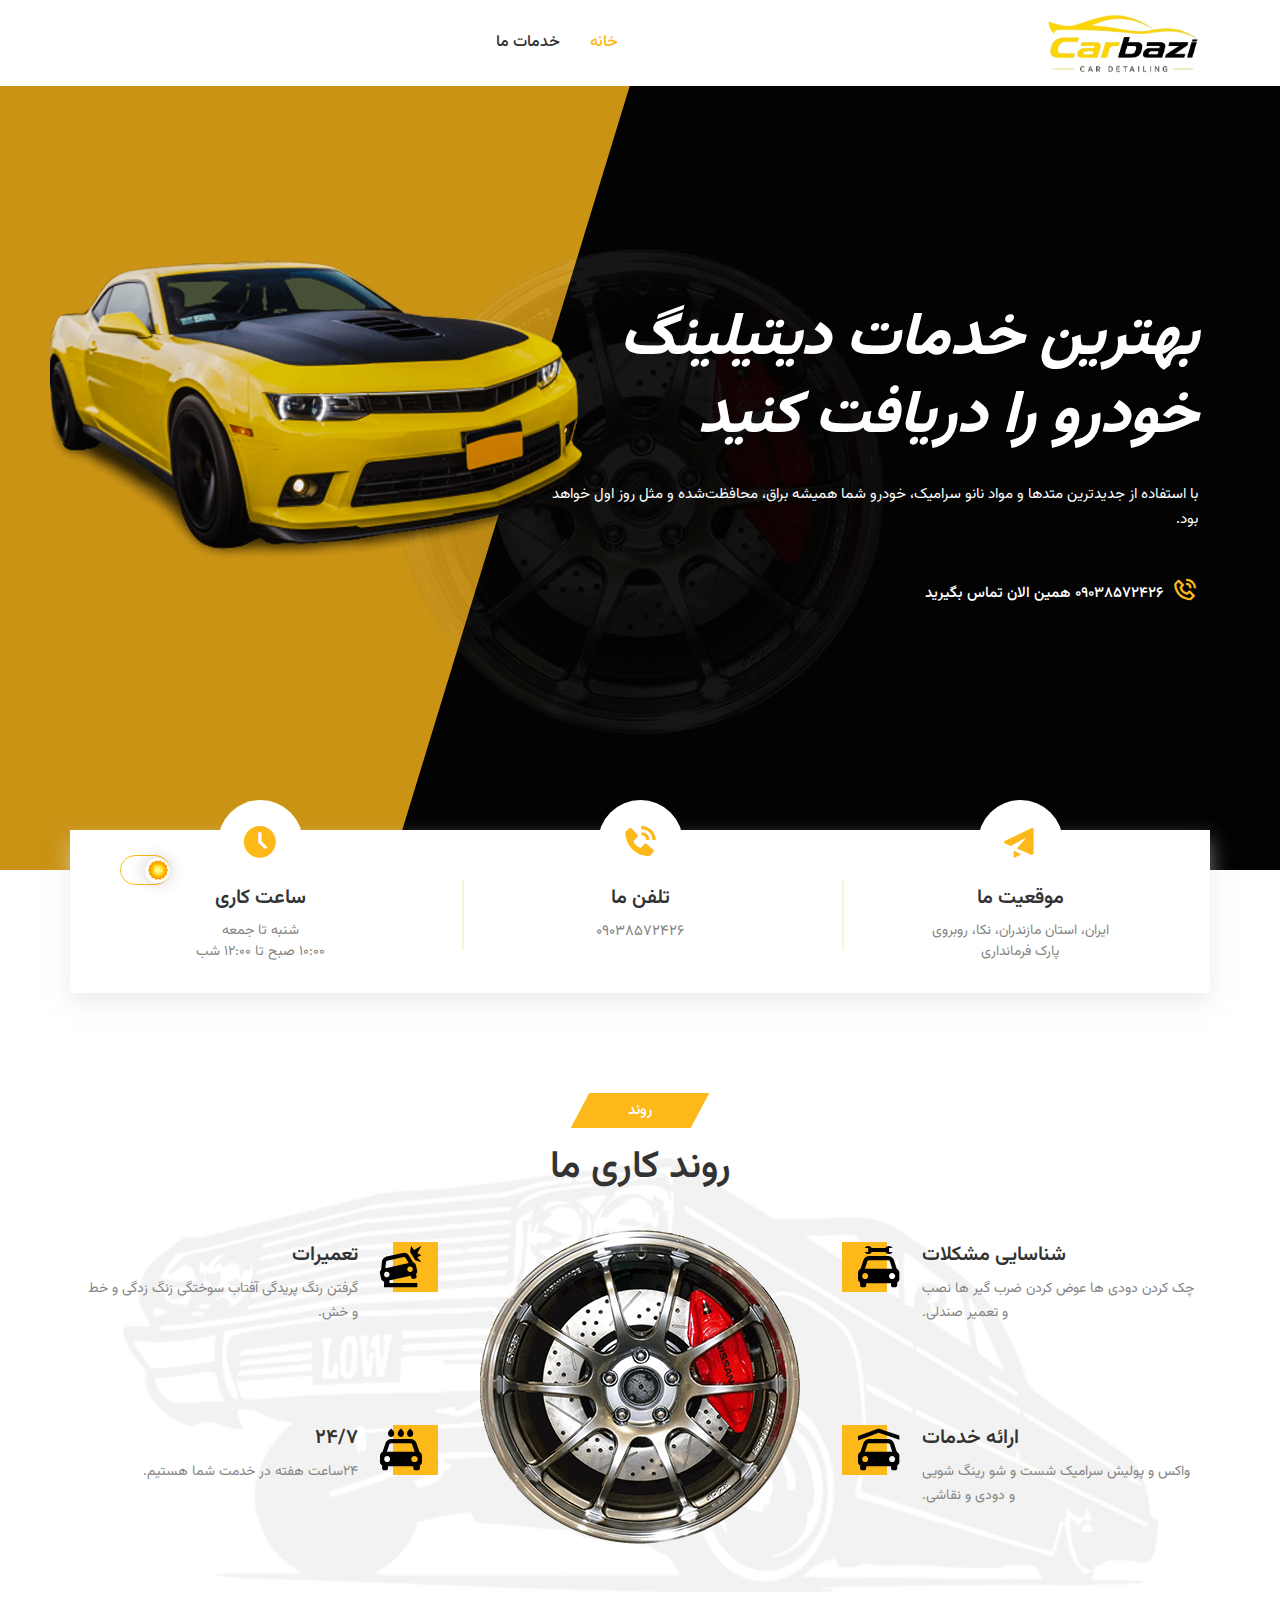
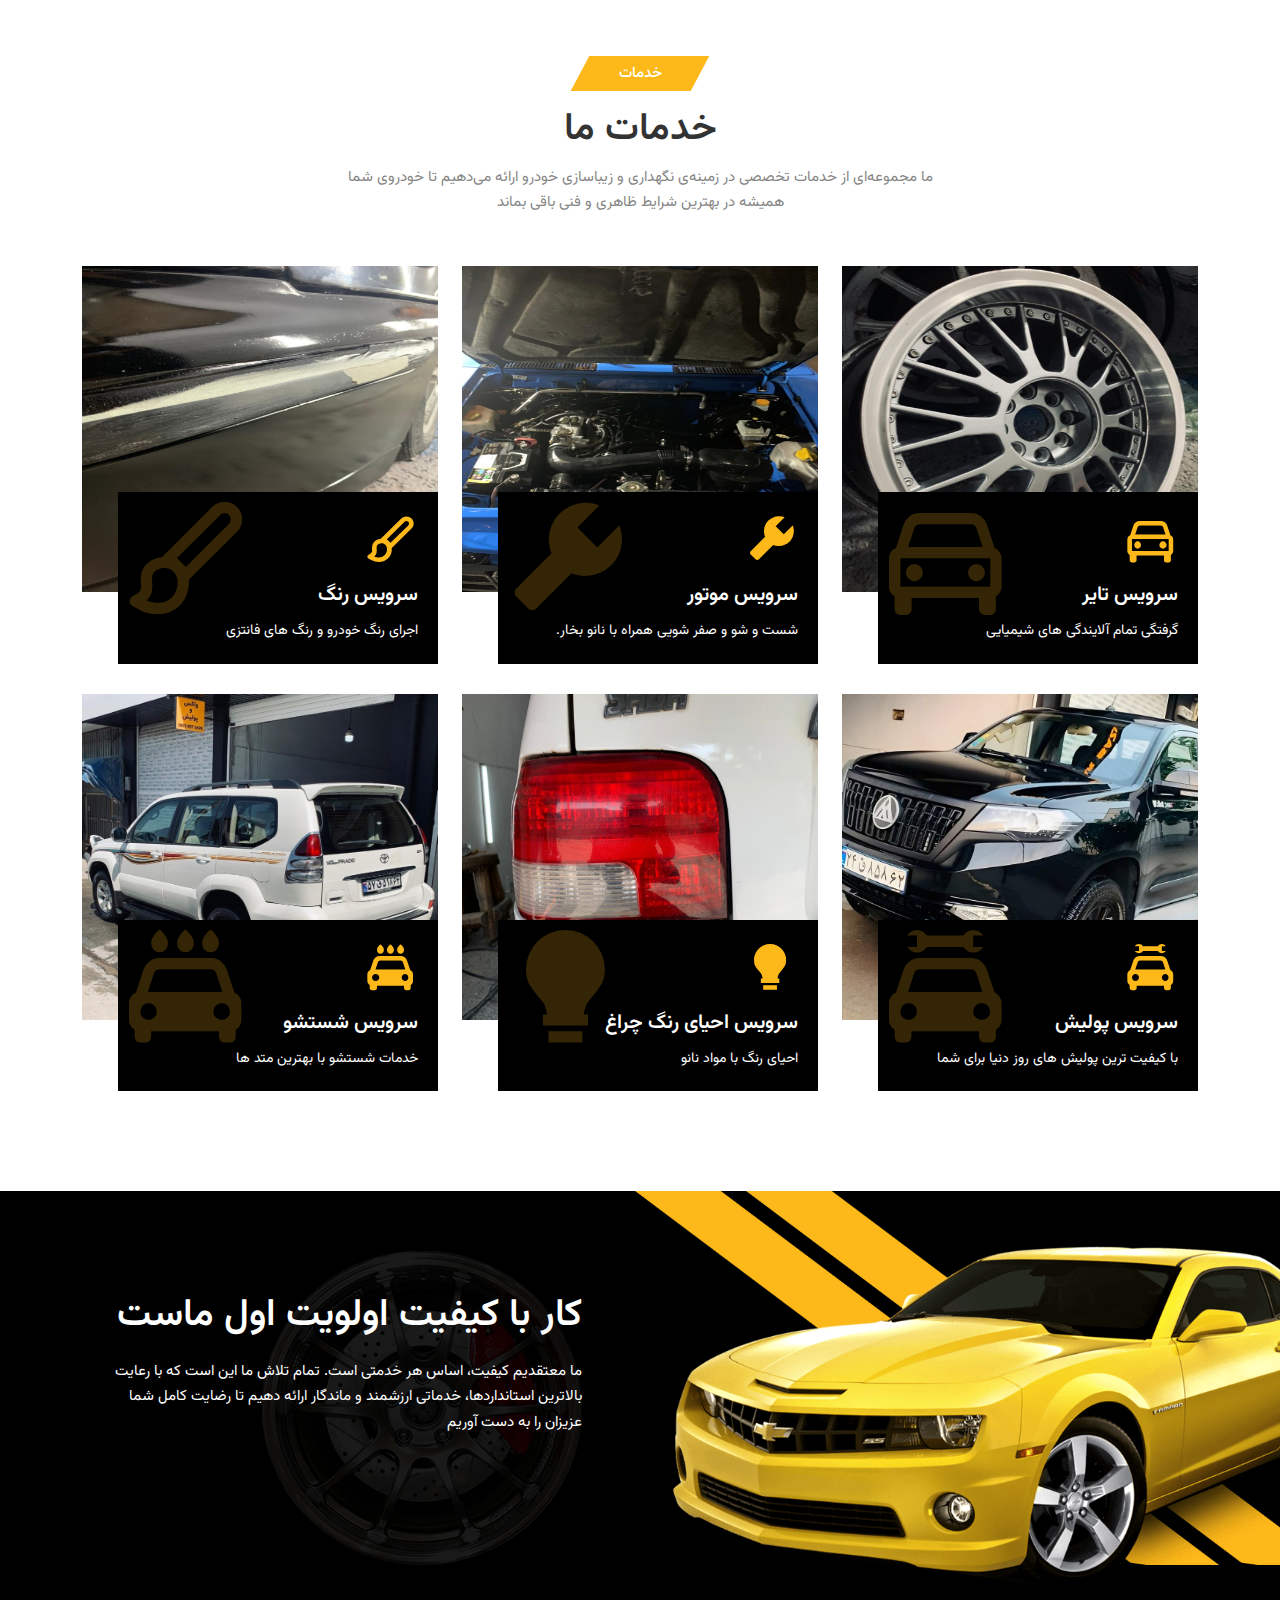
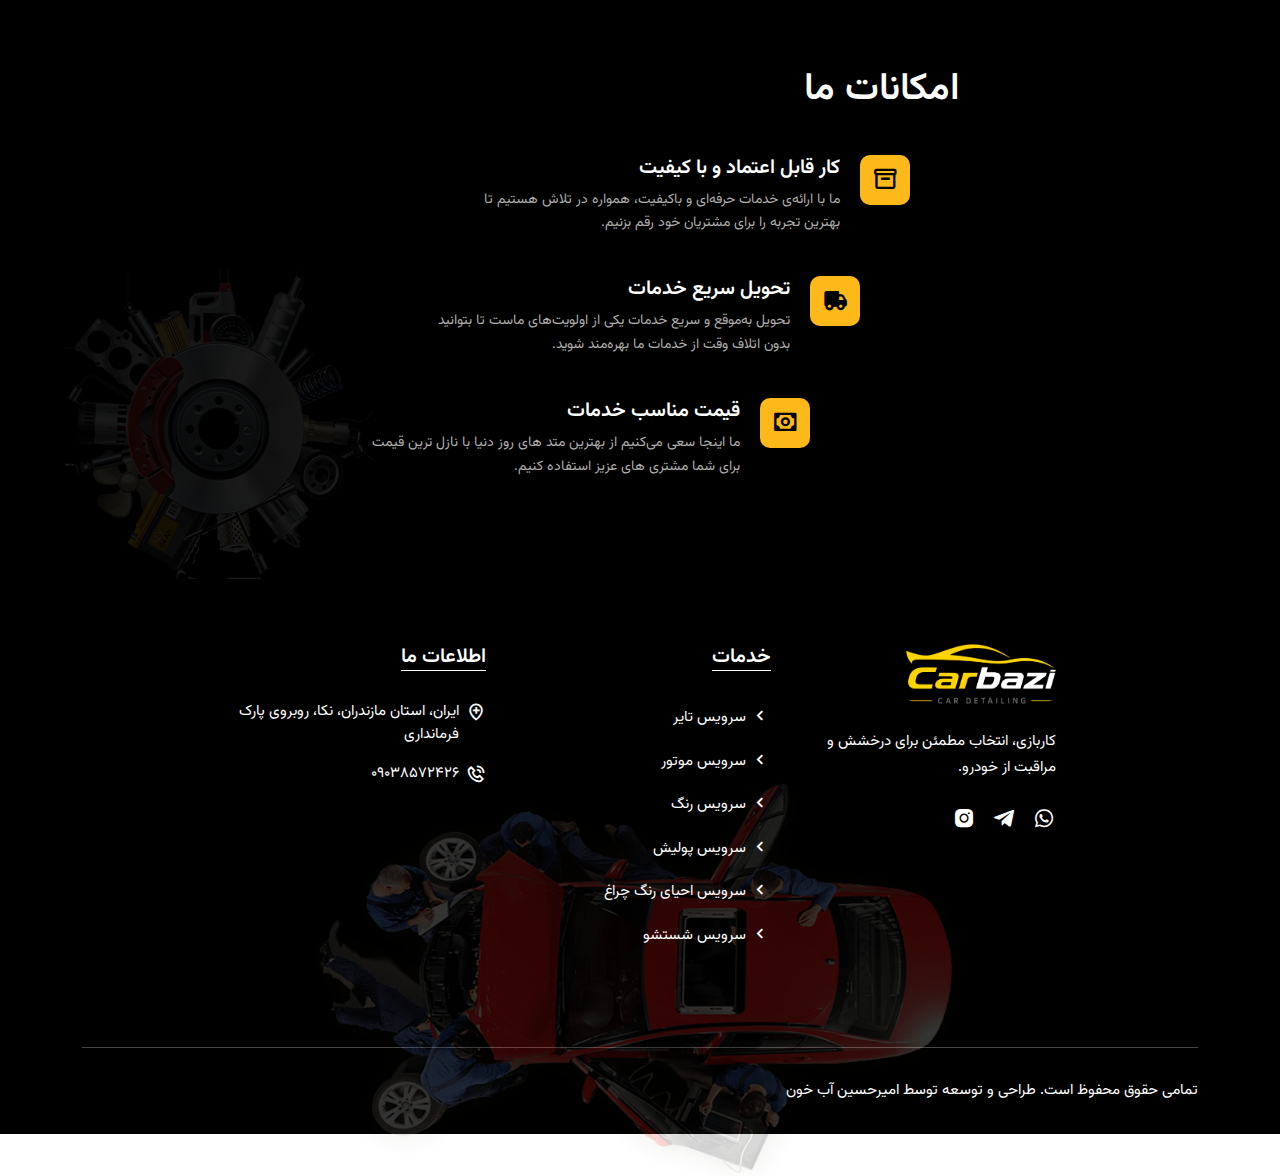
<file: index.html>
﻿<!DOCTYPE html>
<html lang="fa" dir="rtl">

<head>
    <meta charset="UTF-8">
    <meta name="viewport" content="width=device-width, initial-scale=1.0">
    <meta name="keywords"
        content="دیتیلینگ خودرو, پولیش خودرو, شستشوی تخصصی خودرو, سرامیک بدنه, کاربازی">
    <meta name="description" content="Carbazi ارائه‌دهنده خدمات حرفه‌ای دیتیلینگ خودرو شامل پولیش، احیای رنگ بدنه و چراغ، شستشوی تخصصی، سرامیک بدنه و موتور شویی. کیفیت و درخشش دوباره خودرویتان با ما.">
    <meta name="author" content="Amir Hossein Abkhoun">
    <meta name="robots" content="index, follow">


    <link rel="stylesheet" href="assets/css/bootstrap.rtl.min.css">

    <link rel="stylesheet" href="assets/css/meanmenu.css">

    <link rel="stylesheet" href="assets/css/boxicons.min.css">

    <link rel="stylesheet" href="assets/css/owl.carousel.min.css">
    <link rel="stylesheet" href="assets/css/owl.theme.default.min.css">

    <link rel="stylesheet" href="assets/css/magnific-popup.min.css">

    <link rel="stylesheet" href="assets/css/animate.min.css">

    <link rel="stylesheet" href="assets/css/style.css">

    <link rel="stylesheet" href="assets/css/responsive.css">

    <link rel="stylesheet" href="assets/css/theme-dark.css">

    <link rel="stylesheet" href="assets/css/rtl.css">
    <title>دیتیلینگ خودرو | پولیش، احیای رنگ، شستشو و سرویس کامل خودرو | Carbazi , پوسته شرکتی سرویس و تعمیر خودرو</title>
    <link rel="canonical" href="https://carbazi.ir/">
    <script src="assets/js/json.js"></script>
    <script src="assets/js/generator.js"></script>
</head>

<body>

    <div class="loader">
        <div class="d-table">
            <div class="d-table-cell">
                <div class="spinner">
                    <div class="bounce1"></div>
                    <div class="bounce2"></div>
                    <div class="bounce3"></div>
                </div>
            </div>
        </div>
    </div>


    <div class="navbar-area fixed-top">

        <div class="mobile-nav">
            <a href="index.html" class="logo">
                <img src="assets/img/javid/logo.png" alt="Logo">
            </a>
        </div>

        <div class="main-nav">
            <div class="container">
                <nav class="navbar navbar-expand-md navbar-light">
                    <a class="navbar-brand" href="index.html">
                        <img src="assets/img/javid/logo.png" class="logo-one" alt="Logo">
                        <img src="assets/img/javid/logo2.png" class="logo-two" alt="Logo">
                    </a>
                    <div class="collapse navbar-collapse mean-menu" id="navbarSupportedContent">
                        <ul class="navbar-nav ml-auto">
                            <li class="nav-item">
                                <a href="#" class="nav-link active">خانه</a>
                            </li>
                            <!-- <li class="nav-item">
                                <a href="about.html" class="nav-link">درباره ما</a>
                            </li> -->
                            <li class="nav-item">
                                <a href="service.html" class="nav-link">خدمات ما</a>
                                <!-- <ul class="dropdown-menu">
                                    <li class="nav-item">
                                        <a href="service.html" class="nav-link">خدمات ما</a>
                                    </li>
                                    <li class="nav-item">
                                        <a href="service-details.html" class="nav-link">جزئیات خدمات</a>
                                    </li>
                                </ul>
                            </li>
                            <li class="nav-item">
                                <a href="pricing.html" class="nav-link">قیمت گذاری</a>
                            </li>
                            <li class="nav-item">
                                <a href="blog.html" class="nav-link">وبلاگ</a>
                                <ul class="dropdown-menu">
                                    <li class="nav-item">
                                        <a href="blog.html" class="nav-link">وبلاگ</a>
                                    </li>
                                    <li class="nav-item">
                                        <a href="blog-details.html" class="nav-link">جزئیات وبلاگ</a>
                                    </li>
                                </ul>
                            </li>

                            <li class="nav-item">
                                <a href="#" class="nav-link dropdown-toggle">صفحات</a>
                                <ul class="dropdown-menu">
                                    <li class="nav-item">
                                        <a href="shop.html" class="nav-link">فروشگاه</a>
                                    </li>
                                    <li class="nav-item">
                                        <a href="shop-details.html" class="nav-link">جزئیات فروشگاه</a>
                                    </li>
                                    <li class="nav-item">
                                        <a href="cart.html" class="nav-link">سبد خرید</a>
                                    </li>
                                    <li class="nav-item">
                                        <a href="checkout.html" class="nav-link">بررسی محصول</a>
                                    </li>
                                    <li class="nav-item">
                                        <a href="sign-up.html" class="nav-link">ثبت نام</a>
                                    </li>
                                    <li class="nav-item">
                                        <a href="sign-in.html" class="nav-link">ورود کاربران</a>
                                    </li>
                                    <li class="nav-item">
                                        <a href="engineer.html" class="nav-link">تیم ما</a>
                                    </li>
                                    <li class="nav-item">
                                        <a href="testimonial.html" class="nav-link">بازخورد مشتریان</a>
                                    </li>
                                    <li class="nav-item">
                                        <a href="faq.html" class="nav-link">سوالات متداول</a>
                                    </li>
                                    <li class="nav-item">
                                        <a href="coming-soon.html" class="nav-link">به زودی</a>
                                    </li>
                                    <li class="nav-item">
                                        <a href="privacy-policy.html" class="nav-link">حریم خصوصی</a>
                                    </li>
                                    <li class="nav-item">
                                        <a href="terms-and-conditions.html" class="nav-link">شرایط و ضوابط</a>
                                    </li>
                                </ul>
                            </li> -->

                            <!-- <li class="nav-item">
                                <a href="contact.html" class="nav-link">تماس با ما</a>
                            </li> -->
                        </ul>
                    </div>

                    <!-- <div class="cmn-btn">
                        <a class="banner-btn-left" href="sign-in.html">
                            <i class="bx bxs-user-plus"></i>
                            ورود کاربران
                        </a>
                    </div> -->

                </nav>
            </div>
        </div>
    </div>


    <div class="banner-area">
        <div class="banner-img">
            <img src="assets/img/home-one/banner-tyre.png" alt="Banner">
            <img class="wow fadeInRightBig" src="assets/img/home-one/banner-car.png" alt="Banner">
        </div>
        <div class="d-table">
            <div class="d-table-cell">
                <div class="container">
                    <div class="banner-text">
                        <h1>بهترین خدمات دیتیلینگ خودرو را دریافت کنید</h1>
                        <p>با استفاده از جدیدترین متدها و مواد نانو سرامیک، خودرو شما همیشه براق، محافظت‌شده و مثل روز اول خواهد بود.</p>
                        <div class="cmn-btn">
                            <!-- <a class="banner-btn-left" href="service-details.html">
                                <i class="bx bx-meteor"></i>
                                خدمات بیشتر
                            </a> -->
                            <a class="banner-btn-right" href="tel:09038572426">
                                <i class="bx bx-phone-call"></i>
                                09038572426 همین الان تماس بگیرید
                            </a>
                        </div>
                    </div>
                </div>
            </div>
        </div>
    </div>


    <div class="address-area">
        <div class="container">
            <div class="row justify-content-center">
                <div class="col-sm-6 col-lg-4">
                    <div class="address-item">
                        <i class="bx bxs-paper-plane"></i>
                        <h3>موقعیت ما</h3>
                        <span>ایران، استان مازندران، نکا، روبروی پارک فرمانداری</span>
                    </div>
                </div>
                <div class="col-sm-6 col-lg-4">
                    <div class="address-item">
                        <i class="bx bxs-phone-call"></i>
                        <h3>تلفن ما</h3>
                        <a href="tel:09038572426">09038572426</a>
                        <!-- <a href="tel:+0525543452892">+05 2554 3452 892</a> -->
                    </div>
                </div>
                <div class="col-sm-6   col-lg-4">
                    <div class="address-item address-one">
                        <i class="bx bxs-time-five"></i>
                        <h3>ساعت کاری</h3>
                        <span>شنبه تا جمعه</span>
                        <span>10:00 صبح تا 12:00 شب</span>
                    </div>
                </div>
            </div>
        </div>
    </div>


    <section class="process-area pt-100 pb-70">
        <div class="process-shape">
            <img src="assets/img/home-one/car-shadow.png" alt="Shape">
        </div>
        <div class="section-title">
            <span class="sub-title">روند</span>
            <h2>روند کاری ما</h2>
        </div>
        <div class="container">
            <div class="row justify-content-center">
                <div class="col-lg-4">
                    <div class="process-item">
                        <div class="process-inner process-one">
                            <i class="bx bxs-car-mechanic"></i>
                            <h3>شناسایی مشکلات</h3>
                            <p>چک کردن دودی ها عوض کردن ضرب گیر ها نصب و تعمیر صندلی.</p>
                        </div>
                        <div class="process-inner">
                            <i class="bx bxs-car-garage"></i>
                            <h3>ارائه خدمات</h3>
                            <p>واکس و پولیش سرامیک شست و شو رینگ شویی و دودی و نقاشی.</p>
                        </div>
                    </div>
                </div>
                <div class="col-lg-4">
                    <div class="process-item">
                        <div class="process-img">
                            <img src="assets/img/home-one/tyre.png" alt="Process">
                        </div>
                    </div>
                </div>
                <div class="col-lg-4">
                    <div class="process-item">
                        <div class="process-inner process-two">
                            <i class="bx bxs-car-crash"></i>
                            <h3>تعمیرات</h3>
                            <p>گرفتن رنگ پریدگی آفتاب سوختگی زنگ زدگی و خط و خش.</p>
                        </div>
                        <div class="process-inner process-three">
                            <i class="bx bxs-car-wash"></i>
                            <h3>24/7</h3>
                            <p>۲۴ساعت هفته در خدمت شما هستیم.</p>
                        </div>
                    </div>
                </div>
            </div>
        </div>
    </section>


    <section class="pb-70">
        <div class="container">
            <div class="section-title">
                <span class="sub-title">خدمات</span>
                <h2>خدمات ما</h2>
                <p>ما مجموعه‌ای از خدمات تخصصی در زمینه‌ی نگهداری و زیباسازی خودرو ارائه می‌دهیم تا خودروی شما همیشه در بهترین شرایط ظاهری و فنی باقی بماند</p>
            </div>
            <div id="services-container" class="row justify-content-center">
                <script>servicesPostGenerator();</script>
                <!-- <div class="col-sm-6 col-lg-4">
                    <a href="service-details.html">
                        <div class="service-item">
                            <div class="service-img">
                                <img src="assets/img/javid/tier.jpg" alt="Service">
                            </div>
                            <div class="service-content">
                                <i class="bx bx-car"></i>
                                <i class="bx bx-car service-icon"></i>
                                <h3>سرویس تایر</h3>
                                <p>لورم ایپسوم به سادگی ساختار چاپ و متن را در بر می گیرد. استاندارد صنعت بوده است. </p>
                            </div>
                        </div>
                    </a>
                </div>
                <div class="col-sm-6 col-lg-4">
                    <a href="service-details.html">
                        <div class="service-item">
                            <div class="service-img">
                                <img src="assets/img/javid/motor.jpg" alt="Service">
                            </div>
                            <div class="service-content">
                                <i class="bx bxs-wrench"></i>
                                <i class="bx bxs-wrench service-icon"></i>
                                <h3>سرویس موتور</h3>
                                <p>شست و شو و صفر شویی همراه با نانو بخار. </p>
                            </div>
                        </div>
                    </a>
                </div>
                <div class="col-sm-6 col-lg-4">
                    <a href="service-details.html">
                        <div class="service-item">
                            <div class="service-img">
                                <img src="assets/img/javid/color.jpg" alt="Service">
                            </div>
                            <div class="service-content">
                                <i class="bx bxs-car-garage"></i>
                                <i class="bx bxs-car-garage service-icon"></i>
                                <h3>سرویس رنگ</h3>
                                <p>اجرای رنگ خودرو و رنگ های فانتزی. </p>
                            </div>
                        </div>
                    </a>
                </div>
                <div class="col-sm-6 col-lg-4">
                    <a href="service-details.html">
                        <div class="service-item">
                            <div class="service-img">
                                <img src="assets/img/home-one/service/4.jpg" alt="Service">
                            </div>
                            <div class="service-content">
                                <i class="bx bxs-car-mechanic"></i>
                                <i class="bx bxs-car-mechanic service-icon"></i>
                                <h3>سرویس موتور</h3>
                                <p>لورم ایپسوم به سادگی ساختار چاپ و متن را در بر می گیرد. استاندارد صنعت بوده است. </p>
                            </div>
                        </div>
                    </a>
                </div>
                <div class="col-sm-6 col-lg-4">
                    <a href="service-details.html">
                        <div class="service-item">
                            <div class="service-img">
                                <img src="assets/img/home-one/service/5.jpg" alt="Service">
                            </div>
                            <div class="service-content">
                                <i class="bx bxs-car-crash"></i>
                                <i class="bx bxs-car-crash service-icon"></i>
                                <h3>سرویس سیستم</h3>
                                <p>لورم ایپسوم به سادگی ساختار چاپ و متن را در بر می گیرد. استاندارد صنعت بوده است. </p>
                            </div>
                        </div>
                    </a>
                </div>
                <div class="col-sm-6 col-lg-4">
                    <a href="service-details.html">
                        <div class="service-item">
                            <div class="service-img">
                                <img src="assets/img/javid/wash.jpg" alt="Service">
                            </div>
                            <div class="service-content">
                                <i class="bx bxs-car-wash"></i>
                                <i class="bx bxs-car-wash service-icon"></i>
                                <h3>سرویس شستشو</h3>
                                <p>خدمات شستشو با بهترین متد ها. </p>
                            </div>
                        </div>
                    </a>
                </div> -->

            </div>
        </div>
    </section>


    <section class="quality-area">
        <div class="quality-img">
            <img src="assets/img/home-one/quality-shape.png" alt="Quality">
            <img src="assets/img/home-one/quality-shape.png" alt="Quality">
            <img src="assets/img/home-one/quality-car.png" alt="Quality">
        </div>
        <div class="container">
            <div class="quality-content">
                <div class="section-title">
                    <h2>کار با کیفیت اولویت اول ماست </h2>
                    <p>ما معتقدیم کیفیت، اساس هر خدمتی است.
                        تمام تلاش ما این است که با رعایت بالاترین استانداردها، خدماتی ارزشمند و ماندگار ارائه دهیم تا رضایت کامل شما عزیزان را به دست آوریم</p>
                </div>
                <!-- <div class="cmn-btn">
                    <a class="banner-btn-left" href="about.html">
                        بیشتر بخوانید
                    </a>
                </div> -->
                <img src="assets/img/home-one/tyre.png" alt="Quality">
            </div>
        </div>
    </section>


    <!-- <section class="work-area pt-100 pb-70">
        <div class="container">
            <div class="section-title">
                <span class="sub-title">کارها</span>
                <h2>آخرین کارهای ما</h2>
                <p>لورم ایپسوم به سادگی ساختار چاپ و متن را در بر می گیرد. لورم ایپسوم به مدت 40 سال استاندارد صنعت بوده
                    است. ساختار چاپ و متن را در بر می گیرد.</p>
            </div>
            <div class="sorting-menu">
                <ul>
                    <li class="filter active" data-filter="all">همه</li>
                    <li class="filter" data-filter=".tyre">چرخ ها</li>
                    <li class="filter" data-filter=".web">فرمان</li>
                    <li class="filter" data-filter=".ui">ترمزها</li>
                    <li class="filter" data-filter=".ux">تعویض</li>
                    <li class="filter" data-filter=".branding">لاستیک</li>
                </ul>
            </div>
            <div id="Container" class="row">
                <div class="col-sm-6 col-lg-3 mix web ui">
                    <div class="work-item">
                        <img src="assets/img/home-one/work/1.jpg" alt="Work">
                        <div class="cmn-btn">
                            <a class="banner-btn-left" href="service-details.html">
                                بیشتر بخوانید
                                <i class="bx bx-left-arrow-alt"></i>
                            </a>
                        </div>
                    </div>
                </div>
                <div class="col-sm-6 col-lg-3 mix tyre ux">
                    <div class="work-item">
                        <img src="assets/img/home-one/work/2.jpg" alt="Work">
                        <div class="cmn-btn">
                            <a class="banner-btn-left" href="service-details.html">
                                بیشتر بخوانید
                                <i class="bx bx-left-arrow-alt"></i>
                            </a>
                        </div>
                    </div>
                </div>
                <div class="col-sm-6 col-lg-6 mix ui branding">
                    <div class="work-item">
                        <img src="assets/img/home-one/work/3.jpg" alt="Work">
                        <div class="cmn-btn">
                            <a class="banner-btn-left" href="service-details.html">
                                بیشتر بخوانید
                                <i class="bx bx-left-arrow-alt"></i>
                            </a>
                        </div>
                    </div>
                </div>
                <div class="col-sm-6 col-lg-3 mix ux tyre">
                    <div class="work-item">
                        <img src="assets/img/home-one/work/4.jpg" alt="Work">
                        <div class="cmn-btn">
                            <a class="banner-btn-left" href="service-details.html">
                                بیشتر بخوانید
                                <i class="bx bx-left-arrow-alt"></i>
                            </a>
                        </div>
                    </div>
                </div>
                <div class="col-sm-6 col-lg-6 mix branding ui">
                    <div class="work-item">
                        <img src="assets/img/home-one/work/5.jpg" alt="Work">
                        <div class="cmn-btn">
                            <a class="banner-btn-left" href="service-details.html">
                                بیشتر بخوانید
                                <i class="bx bx-left-arrow-alt"></i>
                            </a>
                        </div>
                    </div>
                </div>
                <div class="col-sm-6 col-lg-3 mix tyre web">
                    <div class="work-item">
                        <img src="assets/img/home-one/work/6.jpg" alt="Work">
                        <div class="cmn-btn">
                            <a class="banner-btn-left" href="service-details.html">
                                بیشتر بخوانید
                                <i class="bx bx-left-arrow-alt"></i>
                            </a>
                        </div>
                    </div>
                </div>
            </div>
        </div>
    </section> -->


    <div class="feature-area">
        <div class="feature-shape">
            <img src="assets/img/home-one/feature-shape.png" alt="Feature">
        </div>
        <div class="container-fluid">
            <div class="row justify-content-center">

                <!-- <div class="col-lg-6 p-0">
                    <div class="feature-img">
                        <img src="assets/img/home-one/feature-bg.jpg" alt="Feature">
                    </div>
                </div> -->

                <div class="col-10 col-sm-6 p-0">
                    <div class="feature-content">
                        <h2>امکانات ما</h2>
                        <ul>
                            <li>
                                <i class="bx bx-box"></i>
                                <h3>کار قابل اعتماد و با کیفیت</h3>
                                <p>ما با ارائه‌ی خدمات حرفه‌ای و باکیفیت، همواره در تلاش هستیم تا بهترین تجربه را برای مشتریان خود رقم بزنیم. </p>
                            </li>
                            <li>
                                <i class="bx bxs-truck"></i>
                                <h3>تحویل سریع خدمات</h3>
                                <p>تحویل به‌موقع و سریع خدمات یکی از اولویت‌های ماست تا بتوانید بدون اتلاف وقت از خدمات ما بهره‌مند شوید.</p>
                            </li>
                            <li>
                                <i class="bx bx-money"></i>
                                <h3>قیمت مناسب خدمات</h3>
                                <p>ما اینجا سعی می‌کنیم از بهترین متد های روز دنیا با نازل ترین قیمت برای شما مشتری های عزیز استفاده کنیم. </p>
                            </li>
                        </ul>
                    </div>
                </div>
                
            </div>
        </div>
    </div>


    <!-- <section class="parts-area ptb-100">
        <div class="container">
            <div class="section-title">
                <span class="sub-title">محصولات</span>
                <h2>فروش محصولات خودرو</h2>
            </div>
            <div class="row justify-content-center">
                <div class="col-sm-6 col-lg-3">
                    <div class="parts-item">
                        <div class="parts-top">
                            <img src="assets/img/home-one/parts/1.png" alt="Parts">
                        </div>
                        <h3>لاستیک اودک 200</h3>
                        <span>1200 تومان</span>
                        <div class="cmn-btn">
                            <a class="banner-btn-left" href="cart.html">
                                افزودن سبد
                            </a>
                        </div>
                    </div>
                </div>
                <div class="col-sm-6 col-lg-3">
                    <div class="parts-item">
                        <div class="parts-top">
                            <img src="assets/img/home-one/parts/2.png" alt="Parts">
                        </div>
                        <h3>قطعه خودرو 200</h3>
                        <span>1300 تومان</span>
                        <div class="cmn-btn">
                            <a class="banner-btn-left" href="cart.html">
                                افزودن سبد
                            </a>
                        </div>
                    </div>
                </div>
                <div class="col-sm-6 col-lg-3">
                    <div class="parts-item">
                        <div class="parts-top">
                            <img src="assets/img/home-one/parts/3.png" alt="Parts">
                        </div>
                        <h3>قطعه خودرو اودک</h3>
                        <span>1500 تومان</span>
                        <div class="cmn-btn">
                            <a class="banner-btn-left" href="cart.html">
                                افزودن سبد
                            </a>
                        </div>
                    </div>
                </div>
                <div class="col-sm-6 col-lg-3">
                    <div class="parts-item">
                        <div class="parts-top">
                            <img src="assets/img/home-one/parts/4.png" alt="Parts">
                        </div>
                        <h3>موتور اودک 200</h3>
                        <span>1200 تومان</span>
                        <div class="cmn-btn">
                            <a class="banner-btn-left" href="cart.html">
                                افزودن سبد
                            </a>
                        </div>
                    </div>
                </div>
            </div>
            <div class="parts-view">
                <a href="shop.html">مشاهده همه</a>
            </div>
        </div>
    </section> -->


    <!-- <section class="engineer-area ptb-100">
        <div class="container">
            <div class="section-title">
                <span class="sub-title">تیم ما</span>
                <h2>تیم با تجربه ما</h2>
            </div>
            <div class="engineer-slider owl-theme owl-carousel">
                <div class="engineer-item">
                    <img src="assets/img/home-one/engineer/1.jpg" alt="Engineer">
                    <div class="engineer-bottom">
                        <h3>جری هادسون</h3>
                        <span>مهندس مکانیک</span>
                    </div>
                </div>
                <div class="engineer-item">
                    <img src="assets/img/home-one/engineer/2.jpg" alt="Engineer">
                    <div class="engineer-bottom">
                        <h3>تام هنری</h3>
                        <span>مهندس مکانیک</span>
                    </div>
                </div>
                <div class="engineer-item">
                    <img src="assets/img/home-one/engineer/3.jpg" alt="Engineer">
                    <div class="engineer-bottom">
                        <h3>جک جکسون</h3>
                        <span>مهندس مکانیک</span>
                    </div>
                </div>
                <div class="engineer-item">
                    <img src="assets/img/home-one/engineer/4.jpg" alt="Engineer">
                    <div class="engineer-bottom">
                        <h3>مایکل شان</h3>
                        <span>مهندس مکانیک</span>
                    </div>
                </div>
                <div class="engineer-item">
                    <img src="assets/img/home-one/engineer/1.jpg" alt="Engineer">
                    <div class="engineer-bottom">
                        <h3>جری هودسون</h3>
                        <span>مهندس مکانیک</span>
                    </div>
                </div>
                <div class="engineer-item">
                    <img src="assets/img/home-one/engineer/2.jpg" alt="Engineer">
                    <div class="engineer-bottom">
                        <h3>تام هنری</h3>
                        <span>مهندس مکانیک</span>
                    </div>
                </div>
                <div class="engineer-item">
                    <img src="assets/img/home-one/engineer/3.jpg" alt="Engineer">
                    <div class="engineer-bottom">
                        <h3>جک جیسون</h3>
                        <span>مهندس مکانیک</span>
                    </div>
                </div>
                <div class="engineer-item">
                    <img src="assets/img/home-one/engineer/4.jpg" alt="Engineer">
                    <div class="engineer-bottom">
                        <h3>مایکل شان</h3>
                        <span>مهندس مکانیک</span>
                    </div>
                </div>
                <div class="engineer-item">
                    <img src="assets/img/home-one/engineer/1.jpg" alt="Engineer">
                    <div class="engineer-bottom">
                        <h3>جری هودسون</h3>
                        <span>مهندس مکانیک</span>
                    </div>
                </div>
                <div class="engineer-item">
                    <img src="assets/img/home-one/engineer/2.jpg" alt="Engineer">
                    <div class="engineer-bottom">
                        <h3>تام هنری</h3>
                        <span>مهندس مکانیک</span>
                    </div>
                </div>
                <div class="engineer-item">
                    <img src="assets/img/home-one/engineer/3.jpg" alt="Engineer">
                    <div class="engineer-bottom">
                        <h3>جک جیسون</h3>
                        <span>مهندس مکانیک</span>
                    </div>
                </div>
                <div class="engineer-item">
                    <img src="assets/img/home-one/engineer/4.jpg" alt="Engineer">
                    <div class="engineer-bottom">
                        <h3>مایکل شان</h3>
                        <span>مهندس مکانیک</span>
                    </div>
                </div>
            </div>
        </div>
    </section> -->


    <!-- <div class="review-area">
        <div class="review-shape">
            <img src="assets/img/home-one/review/review-shape.png" alt="Review">
        </div>
        <div class="video-wrap">
            <a href="https://www.youtube.com/watch?v=aqz-KE-bpKQ" class="popup-youtube">
                <i class="bx bx-play"></i>
            </a>
        </div>
        <div class="container-fluid p-0">
            <div class="row m-0 justify-content-center">
                <div class="col-lg-6 ptb-100">
                    <div class="review-slider owl-theme owl-carousel">
                        <div class="review-item">
                            <i class="bx bxs-quote-right"></i>
                            <p>لورم ایپسوم به سادگی ساختار چاپ و متن را در بر می گیرد. لورم ایپسوم به مدت 40 سال
                                استاندارد صنعت بوده است. ساختار چاپ و متن را در بر می گیرد. لورم ایپسوم به سادگی ساختار
                                چاپ و متن را در بر می گیرد. لورم ایپسوم به مدت 40 سال استاندارد صنعت بوده است.</p>
                            <div class="review-inner">
                                <img src="assets/img/home-one/review/reviewer-one.png" alt="Review">
                                <h3>سارا تیلور</h3>
                                <span>طراح وب</span>
                            </div>
                        </div>
                        <div class="review-item">
                            <i class="bx bxs-quote-right"></i>
                            <p>لورم ایپسوم به سادگی ساختار چاپ و متن را در بر می گیرد. لورم ایپسوم به مدت 40 سال
                                استاندارد صنعت بوده است. ساختار چاپ و متن را در بر می گیرد. لورم ایپسوم به سادگی ساختار
                                چاپ و متن را در بر می گیرد. لورم ایپسوم به مدت 40 سال استاندارد صنعت بوده است.</p>
                            <div class="review-inner">
                                <img src="assets/img/home-one/review/reviewer-one.png" alt="Review">
                                <h3>تام هنری</h3>
                                <span>طراح وب</span>
                            </div>
                        </div>
                    </div>
                </div>
                <div class="col-lg-6">
                    <div class="review-bg">
                        <img src="assets/img/home-one/review/review-right.jpg" alt="Review">
                    </div>
                </div>
            </div>
        </div>
    </div> -->


    <!-- <section class="pricing-area pt-100 pb-70">
        <div class="container">
            <div class="section-title">
                <span class="sub-title">قیمت گذاری</span>
                <h2>برنامه قیمت گذاری</h2>
            </div>
            <div class="row justify-content-center">
                <div class="col-sm-6 col-lg-4">
                    <div class="pricing-item">
                        <div class="pricing-top">
                            <h3>برنامه پایه</h3>
                            <p><span class="dollar"></span>39 تومان<span class="month"> / در ماه</span></p>
                        </div>
                        <div class="pricing-middle">
                            <i class="bx bx-rocket"></i>
                        </div>
                        <div class="pricing-bottom">
                            <ul>
                                <li>
                                    <i class="bx bx-check-circle"></i>
                                    حداکثر 3 اپراتور
                                </li>
                                <li>
                                    <i class="bx bx-check-circle"></i>
                                    200 اتصال ایمن
                                </li>
                                <li>
                                    <i class="bx bx-check-circle"></i>
                                    پاسخ های سریع
                                </li>
                                <li>
                                    <i class="bx bx-check-circle"></i>
                                    تجزیه و تحلیل ترافیک
                                </li>
                                <li>
                                    <i class="bx bx-check-circle"></i>
                                    ادغام مسنجر
                                </li>
                                <li>
                                    <i class="bx bx-x"></i>
                                    ادغام ایمیل
                                </li>
                                <li>
                                    <i class="bx bx-x"></i>
                                    برنامه های موبایل + دسکتاپ
                                </li>
                                <li>
                                    <i class="bx bx-x"></i>
                                    پشتیبانی 24/7
                                </li>
                            </ul>
                            <div class="cmn-btn">
                                <a class="banner-btn-left" href="pricing.html">
                                    رزرو کنید
                                </a>
                            </div>
                        </div>
                    </div>
                </div>
                <div class="col-sm-6 col-lg-4">
                    <div class="pricing-item">
                        <div class="pricing-top">
                            <h3>برنامه استاندارد</h3>
                            <p><span class="dollar"></span>69 تومان<span class="month"> / در ماه</span></p>
                        </div>
                        <div class="pricing-middle">
                            <i class="bx bx-rocket"></i>
                        </div>
                        <div class="pricing-bottom">
                            <ul>
                                <li>
                                    <i class="bx bx-check-circle"></i>
                                    حداکثر 3 اپراتور
                                </li>
                                <li>
                                    <i class="bx bx-check-circle"></i>
                                    200 اتصال ایمن
                                </li>
                                <li>
                                    <i class="bx bx-check-circle"></i>
                                    پاسخ های سریع
                                </li>
                                <li>
                                    <i class="bx bx-check-circle"></i>
                                    تجزیه و تحلیل ترافیک
                                </li>
                                <li>
                                    <i class="bx bx-check-circle"></i>
                                    ادغام مسنجر
                                </li>
                                <li>
                                    <i class="bx bx-check-circle"></i>
                                    ادغام ایمیل
                                </li>
                                <li>
                                    <i class="bx bx-x"></i>
                                    برنامه های موبایل + دسکتاپ
                                </li>
                                <li>
                                    <i class="bx bx-x"></i>
                                    پشتیبانی 24/7
                                </li>
                            </ul>
                            <div class="cmn-btn">
                                <a class="banner-btn-left" href="pricing.html">
                                    رزرو کنید
                                </a>
                            </div>
                        </div>
                    </div>
                </div>
                <div class="col-sm-6   col-lg-4">
                    <div class="pricing-item">
                        <div class="pricing-top">
                            <h3>برنامه حرفه ای</h3>
                            <p><span class="dollar"></span>99 تومان<span class="month"> / در ماه</span></p>
                        </div>
                        <div class="pricing-middle">
                            <i class="bx bx-rocket"></i>
                        </div>
                        <div class="pricing-bottom">
                            <ul>
                                <li>
                                    <i class="bx bx-check-circle"></i>
                                    حداکثر 3 اپراتور
                                </li>
                                <li>
                                    <i class="bx bx-check-circle"></i>
                                    200 اتصال ایمن
                                </li>
                                <li>
                                    <i class="bx bx-check-circle"></i>
                                    پاسخ های سریع
                                </li>
                                <li>
                                    <i class="bx bx-check-circle"></i>
                                    تجزیه و تحلیل ترافیک
                                </li>
                                <li>
                                    <i class="bx bx-check-circle"></i>
                                    ادغام مسنجر
                                </li>
                                <li>
                                    <i class="bx bx-check-circle"></i>
                                    ادغام ایمیل
                                </li>
                                <li>
                                    <i class="bx bx-check-circle"></i>
                                    برنامه های موبایل + دسکتاپ
                                </li>
                                <li>
                                    <i class="bx bx-check-circle"></i>
                                    پشتیبانی 24/7
                                </li>
                            </ul>
                            <div class="cmn-btn">
                                <a class="banner-btn-left" href="pricing.html">
                                    رزرو کنید
                                </a>
                            </div>
                        </div>
                    </div>
                </div>
            </div>
        </div>
    </section> -->


    <!-- <section class="blog-area pt-100">
        <div class="container">
            <div class="section-title">
                <span class="sub-title">وبلاگ</span>
                <h2>اخبار وبلاگ ما</h2>
                <p>لورم ایپسوم به سادگی ساختار چاپ و متن را در بر می گیرد. لورم ایپسوم به مدت 40 سال استاندارد صنعت بوده
                    است. ساختار چاپ و متن را در بر می گیرد.</p>
            </div>
            <div class="row justify-content-center">
                <div class="col-sm-6 col-lg-4">
                    <div class="blog-item">
                        <div class="blog-top">
                            <div class="blog-date">
                                <p>21</p>
                                <span>دی</span>
                            </div>
                            <a href="blog-details.html">
                                <img src="assets/img/home-one/blog/1.jpg" alt="Blog">
                            </a>
                        </div>
                        <div class="blog-bottom">
                            <h3>
                                <a href="blog-details.html">نسل بعدی فناوری اطلاعات دنیا را تغییر خواهد داد</a>
                            </h3>
                            <ul>
                                <li>
                                    <img src="assets/img/home-one/blog/1.png" alt="Blog">
                                    <a href="blog-details.html">جان اسمیت</a>
                                </li>
                                <li>
                                    <a href="blog-details.html">بیشتر بخوانید
                                        <i class="bx bx-chevron-left"></i>
                                    </a>
                                </li>
                            </ul>
                        </div>
                    </div>
                </div>
                <div class="col-sm-6 col-lg-4">
                    <div class="blog-item">
                        <div class="blog-top">
                            <div class="blog-date">
                                <p>22</p>
                                <span>دی</span>
                            </div>
                            <a href="blog-details.html">
                                <img src="assets/img/home-one/blog/2.jpg" alt="Blog">
                            </a>
                        </div>
                        <div class="blog-bottom">
                            <h3>
                                <a href="blog-details.html">نسل بعدی فناوری اطلاعات دنیا را تغییر خواهد داد</a>
                            </h3>
                            <ul>
                                <li>
                                    <img src="assets/img/home-one/blog/2.png" alt="Blog">
                                    <a href="blog-details.html">تام اسمیت</a>
                                </li>
                                <li>
                                    <a href="blog-details.html">بیشتر بخوانید
                                        <i class="bx bx-chevron-left"></i>
                                    </a>
                                </li>
                            </ul>
                        </div>
                    </div>
                </div>
                <div class="col-sm-6   col-lg-4">
                    <div class="blog-item">
                        <div class="blog-top">
                            <div class="blog-date">
                                <p>23</p>
                                <span>دی</span>
                            </div>
                            <a href="blog-details.html">
                                <img src="assets/img/home-one/blog/3.jpg" alt="Blog">
                            </a>
                        </div>
                        <div class="blog-bottom">
                            <h3>
                                <a href="blog-details.html">نسل بعدی فناوری اطلاعات دنیا را تغییر خواهد داد</a>
                            </h3>
                            <ul>
                                <li>
                                    <img src="assets/img/home-one/blog/1.png" alt="Blog">
                                    <a href="blog-details.html">سارا تیلور</a>
                                </li>
                                <li>
                                    <a href="blog-details.html">بیشتر بخوانید
                                        <i class="bx bx-chevron-left"></i>
                                    </a>
                                </li>
                            </ul>
                        </div>
                    </div>
                </div>
            </div>
            <div class="parts-view">
                <a href="blog.html">مشاهده همه</a>
            </div>
        </div>
    </section> -->


    <footer>
        <div class="footer-img">
            <img src="assets/img/home-one/footer-car.png" alt="Footer">
        </div>
        <div class="container">

            <!-- <div class="subscribe-area">
                <div class="subscribe-shape">
                    <img src="assets/img/home-one/blog-shape.png" alt="Blog">
                </div>
                <h2>عضویت در خبرنامه</h2>
                <form class="newsletter-form" data-toggle="validator">
                    <input type="email" class="form-control" placeholder="ایمیل خود را وارد کنید" name="EMAIL" required
                        autocomplete="off">
                    <button class="btn subscribe-btn" type="submit">
                        مشترک شدن
                    </button>
                    <div id="validator-newsletter" class="form-result"></div>
                </form>
            </div> -->
            
            <div class="row justify-content-center">
                <div class="col-sm-6 col-lg-3">
                    <div class="footer-item">
                        <div class="footer-logo">
                            <a href="index.html">
                                <img class="logo-two" src="assets/img/javid/logo2.png" alt="Logo">
                            </a>
                            <p>کاربازی، انتخاب مطمئن برای درخشش و مراقبت از خودرو.</p>
                            <ul>
                                <li>
                                    <a href="https://wa.me/989038572426">
                                        <i class="bx bxl-whatsapp"></i>
                                    </a>
                                </li>
                                <li>
                                    <a href="https://t.me/Boro_pykaret">
                                        <i class="bx bxl-telegram"></i>
                                    </a>
                                </li>
                                <li>
                                    <a href="https://www.instagram.com/javid.skandri">
                                        <i class="bx bxl-instagram-alt"></i>
                                    </a>
                                </li>
                            </ul>
                        </div>
                    </div>
                </div>
                <div class="col-sm-6 col-lg-3">
                    <div class="footer-item">
                        <div class="footer-service">
                            <h3>خدمات</h3>
                            <ul>
                                <li>
                                    <a href="service-details.html?id=0" target="_blank">
                                        <i class="bx bx-chevron-left"></i>
                                        سرویس تایر
                                    </a>
                                </li>
                                <li>
                                    <a href="service-details.html?id=1" target="_blank">
                                        <i class="bx bx-chevron-left"></i>
                                        سرویس موتور
                                    </a>
                                </li>
                                <li>
                                    <a href="service-details.html?id=2" target="_blank">
                                        <i class="bx bx-chevron-left"></i>
                                        سرویس رنگ
                                    </a>
                                </li>
                                <li>
                                    <a href="service-details.html?id=3" target="_blank">
                                        <i class="bx bx-chevron-left"></i>
                                        سرویس پولیش
                                    </a>
                                </li>
                                <li>
                                    <a href="service-details.html?id=4" target="_blank">
                                        <i class="bx bx-chevron-left"></i>
                                        سرویس احیای رنگ چراغ
                                    </a>
                                </li>
                                <li>
                                    <a href="service-details.html?id=5" target="_blank">
                                        <i class="bx bx-chevron-left"></i>
                                        سرویس شستشو
                                    </a>
                                </li>
                            </ul>
                        </div>
                    </div>
                </div>

                <!-- <div class="col-sm-6 col-lg-3">
                    <div class="footer-item">
                        <div class="footer-service">
                            <h3>لینک های سریع</h3>
                            <ul>
                                <li>
                                    <a href="index.html" target="_blank">
                                        <i class="bx bx-chevron-left"></i>
                                        خانه
                                    </a>
                                </li>
                                <li>
                                    <a href="about.html" target="_blank">
                                        <i class="bx bx-chevron-left"></i>
                                        درباره ما
                                    </a>
                                </li>
                                <li>
                                    <a href="blog.html" target="_blank">
                                        <i class="bx bx-chevron-left"></i>
                                        وبلاگ
                                    </a>
                                </li>
                                <li>
                                    <a href="engineer.html" target="_blank">
                                        <i class="bx bx-chevron-left"></i>
                                        تیم ما
                                    </a>
                                </li>
                                <li>
                                    <a href="testimonial.html" target="_blank">
                                        <i class="bx bx-chevron-left"></i>
                                        بازخورد مشتریان
                                    </a>
                                </li>
                            </ul>
                        </div>
                    </div>
                </div> -->

                <div class="col-sm-6 col-lg-3">
                    <div class="footer-item">
                        <div class="footer-service footer-find">
                            <h3>اطلاعات ما</h3>
                            <ul>
                                <li>
                                    <i class="bx bx-location-plus"></i>
                                    ایران، استان مازندران، نکا، روبروی پارک فرمانداری
                                </li>
                                <li>
                                    <i class="bx bx-phone-call"></i>
                                    <a href="tel:09038572426">
                                        09038572426
                                    </a>
                                </li>
                                <!-- <li>
                                    <i class="bx bx-phone-call"></i>
                                    <a href="tel:+880563246378">
                                        +88 0563 246 378
                                    </a>
                                </li> -->
                                <!-- <li>
                                    <i class="bx bx-mail-send"></i>
                                    <a href="mailto: info@audeck.com">info@audeck.com</a>
                                </li>
                                <li>
                                    <i class="bx bx-mail-send"></i>
                                    <a href="mailto: info@audeck.com">info@audeck.com</a>
                                </li> -->
                            </ul>
                        </div>
                    </div>
                </div>
            </div>
            <div class="copyright-area">
                <div class="row justify-content-center">
                    <div class="col-lg-7">
                        <div class="copyright-item">
                            <p>تمامی حقوق محفوظ است. طراحی و توسعه توسط امیرحسین آب خون
                                <!-- <a
                                    href="https://www.rtl-theme.com/author/barat/products/" target="_blank">Barat
                                    Hadian</a> -->
                                </p>
                        </div>
                    </div>
                    <div class="col-lg-5">
                        <div class="copyright-item copyright-right">

                            <!-- <ul>
                                <li>
                                    <a href="terms-and-conditions.html" target="_blank">شرایط و ضوابط</a>
                                </li>
                                <li>
                                    <span>-</span>
                                </li>
                                <li>
                                    <a href="privacy-policy.html" target="_blank">حریم خصوصی</a>
                                </li>
                            </ul> -->

                        </div>
                    </div>
                </div>
            </div>
        </div>
    </footer>


    <script src="assets/js/jquery.min.js"></script>
    <script src="assets/js/bootstrap.bundle.min.js"></script>

    <script src="assets/js/jquery.meanmenu.js"></script>

    <script src="assets/js/jquery.mixitup.min.js"></script>

    <script src="assets/js/owl.carousel.min.js"></script>

    <script src="assets/js/jquery.magnific-popup.min.js"></script>

    <script src="assets/js/jquery.ajaxchimp.min.js"></script>

    <script src="assets/js/form-validator.min.js"></script>

    <script src="assets/js/contact-form-script.js"></script>

    <script src="assets/js/wow.min.js"></script>

    <script src="assets/js/custom.js"></script>


</body>

</html>
</file>
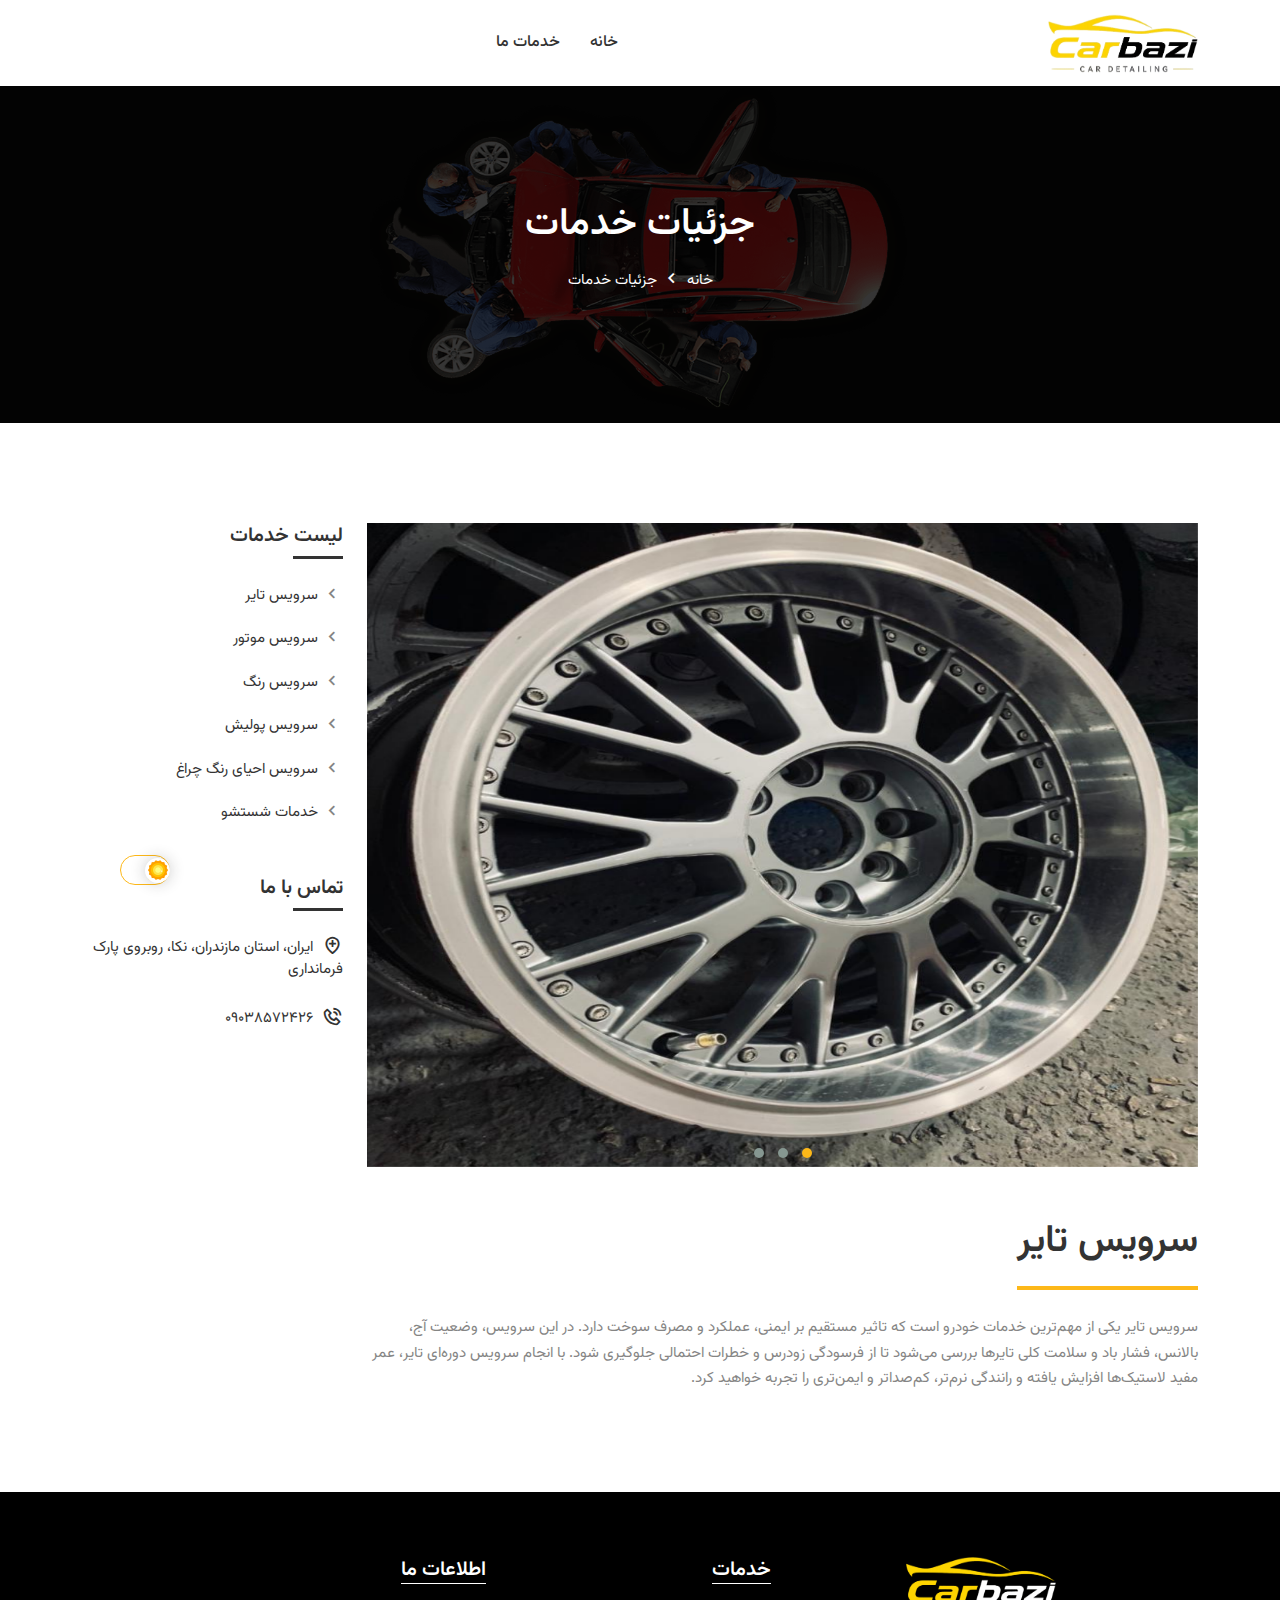
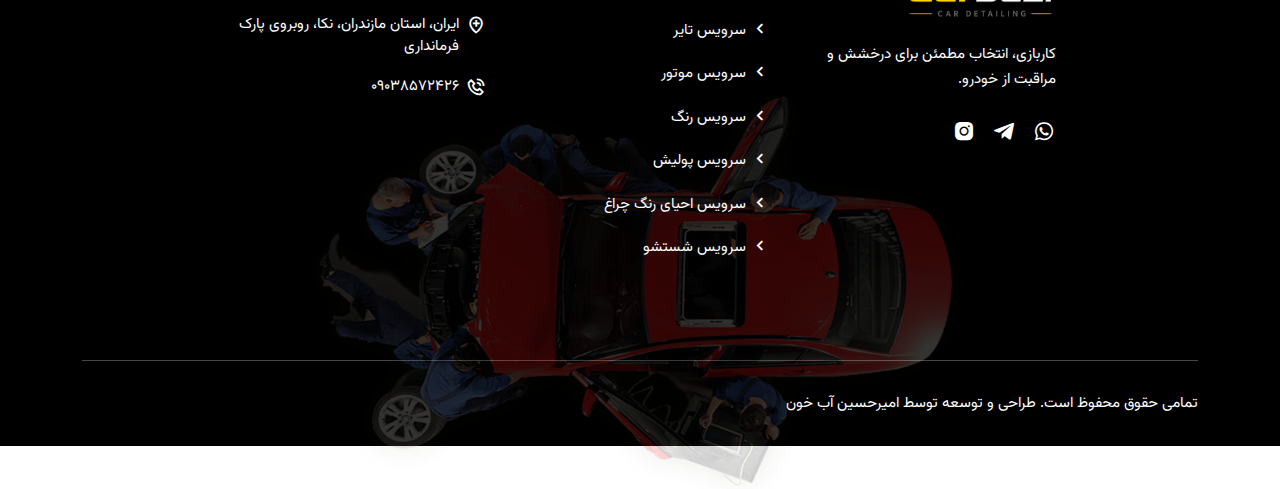
<file: service-details.html>
﻿<!DOCTYPE html>
<html lang="fa" dir="rtl">

<head>
    <meta charset="UTF-8">
    <meta name="viewport" content="width=device-width, initial-scale=1.0">
    <meta name="keywords"
        content="HTML5,CSS3,HTML,Template,multi-page,Audeck - Auto Servicing & Car Repair HTML Template">
    <meta name="description" content="Audeck - Auto Servicing & Car Repair HTML Template">
    <meta name="author" content="Amir Hossein Abkhoun">
    <meta name="robots" content="index, follow">

    <link rel="stylesheet" href="assets/css/bootstrap.rtl.min.css">

    <link rel="stylesheet" href="assets/css/meanmenu.css">

    <link rel="stylesheet" href="assets/css/boxicons.min.css">

    <link rel="stylesheet" href="assets/css/owl.carousel.min.css">
    <link rel="stylesheet" href="assets/css/owl.theme.default.min.css">

    <link rel="stylesheet" href="assets/css/magnific-popup.min.css">

    <link rel="stylesheet" href="assets/css/animate.min.css">

    <link rel="stylesheet" href="assets/css/style.css">

    <link rel="stylesheet" href="assets/css/responsive.css">

    <link rel="stylesheet" href="assets/css/theme-dark.css">

    <link rel="stylesheet" href="assets/css/rtl.css">
    <title>Audeck - قالب HTML اودک , پوسته شرکتی سرویس و تعمیر خودرو</title>
    <link rel="canonical" href="https://carbazi.ir/service-details.html">
    <link rel="icon" type="image/png" href="assets/img/favicon.png">



</head>

<body>

    <div class="loader">
        <div class="d-table">
            <div class="d-table-cell">
                <div class="spinner">
                    <div class="bounce1"></div>
                    <div class="bounce2"></div>
                    <div class="bounce3"></div>
                </div>
            </div>
        </div>
    </div>


    <div class="navbar-area fixed-top">

        <div class="mobile-nav">
            <a href="index.html" class="logo">
                <img src="assets/img/javid/logo.png" alt="Logo">
            </a>
        </div>

        <div class="main-nav">
            <div class="container">
                <nav class="navbar navbar-expand-md navbar-light">
                    <a class="navbar-brand" href="index.html">
                        <img src="assets/img/javid/logo.png" class="logo-one" alt="Logo">
                        <img src="assets/img/javid/logo2.png" class="logo-two" alt="Logo">
                    </a>
                    <div class="collapse navbar-collapse mean-menu" id="navbarSupportedContent">
                        <ul class="navbar-nav ml-auto">
                            <li class="nav-item">
                                <a href="index.html" class="nav-link">خانه</a>
                            </li>
                            <!-- <li class="nav-item">
                                <a href="about.html" class="nav-link">درباره ما</a>
                            </li> -->
                            <li class="nav-item">
                                <a href="service.html" class="nav-link">خدمات ما</a>
                                <!-- <ul class="dropdown-menu">
                                    <li class="nav-item">
                                        <a href="service.html" class="nav-link">خدمات ما</a>
                                    </li>
                                    <li class="nav-item">
                                        <a href="service-details.html" class="nav-link">جزئیات خدمات</a>
                                    </li>
                                </ul> -->
                            </li>
                            <!-- <li class="nav-item">
                                <a href="pricing.html" class="nav-link">قیمت گذاری</a>
                            </li> -->
                            <!-- <li class="nav-item">
                                <a href="blog.html" class="nav-link">وبلاگ</a>
                                <ul class="dropdown-menu">
                                    <li class="nav-item">
                                        <a href="blog.html" class="nav-link">وبلاگ</a>
                                    </li>
                                    <li class="nav-item">
                                        <a href="blog-details.html" class="nav-link">جزئیات وبلاگ</a>
                                    </li>
                                </ul>
                            </li> -->

                            <!-- <li class="nav-item">
                                <a href="#" class="nav-link dropdown-toggle">صفحات</a>
                                <ul class="dropdown-menu">
                                    <li class="nav-item">
                                        <a href="shop.html" class="nav-link">فروشگاه</a>
                                    </li>
                                    <li class="nav-item">
                                        <a href="shop-details.html" class="nav-link">جزئیات فروشگاه</a>
                                    </li>
                                    <li class="nav-item">
                                        <a href="cart.html" class="nav-link">سبد خرید</a>
                                    </li>
                                    <li class="nav-item">
                                        <a href="checkout.html" class="nav-link">بررسی محصول</a>
                                    </li>
                                    <li class="nav-item">
                                        <a href="sign-up.html" class="nav-link">ثبت نام</a>
                                    </li>
                                    <li class="nav-item">
                                        <a href="sign-in.html" class="nav-link">ورود کاربران</a>
                                    </li>
                                    <li class="nav-item">
                                        <a href="engineer.html" class="nav-link">تیم ما</a>
                                    </li>
                                    <li class="nav-item">
                                        <a href="testimonial.html" class="nav-link">بازخورد مشتریان</a>
                                    </li>
                                    <li class="nav-item">
                                        <a href="faq.html" class="nav-link">سوالات متداول</a>
                                    </li>
                                    <li class="nav-item">
                                        <a href="coming-soon.html" class="nav-link">به زودی</a>
                                    </li>
                                    <li class="nav-item">
                                        <a href="privacy-policy.html" class="nav-link">حریم خصوصی</a>
                                    </li>
                                    <li class="nav-item">
                                        <a href="terms-and-conditions.html" class="nav-link">شرایط و ضوابط</a>
                                    </li>
                                </ul>
                            </li> -->

                            <!-- <li class="nav-item">
                                <a href="contact.html" class="nav-link">تماس با ما</a>
                            </li> -->
                        </ul>
                    </div>

                    <!-- <div class="cmn-btn">
                        <a class="banner-btn-left" href="sign-in.html">
                            <i class="bx bxs-user-plus"></i>
                            ورود کاربران
                        </a>
                    </div> -->

                </nav>
            </div>
        </div>
    </div>


    <div class="page-title-area">
        <img src="assets/img/home-one/footer-car.png" alt="Title">
        <div class="container">
            <div class="page-title-content">
                <h2>جزئیات خدمات</h2>
                <ul>
                    <li>
                        <a href="index.html">خانه</a>
                    </li>
                    <li>
                        <i class="bx bx-chevron-left"></i>
                    </li>
                    <li>جزئیات خدمات</li>
                </ul>
            </div>
        </div>
    </div>


    <div class="service-details-area pt-100 pb-70">
        <div class="container">
            <div class="row justify-content-center">
                <div id="service-details-container" class="col-lg-9">

                    <div class="service-details-item">
                        <div class="service-details-img">
                            <div class="service-details-slider owl-theme owl-carousel">
                                <div class="service-details-slider-item">
                                    <img src="assets/img/javid/tier1.jpg" alt="Service">
                                </div>
                                <div class="service-details-slider-item">
                                    <img src="assets/img/javid/tier2.jpg" alt="Service">
                                </div>
                                <div class="service-details-slider-item">
                                    <img src="assets/img/javid/tier3.jpg" alt="Service">
                                </div>
                            </div>
                            <h3>سرویس تایر</h3>
                            <p>سرویس تایر یکی از مهم‌ترین خدمات خودرو است که تاثیر مستقیم بر ایمنی، عملکرد و مصرف سوخت دارد. در این سرویس، وضعیت آج، بالانس، فشار باد و سلامت کلی تایرها بررسی می‌شود تا از فرسودگی زودرس و خطرات احتمالی جلوگیری شود. با انجام سرویس دوره‌ای تایر، عمر مفید لاستیک‌ها افزایش یافته و رانندگی نرم‌تر، کم‌صدا‌تر و ایمن‌تری را تجربه خواهید کرد.</p>
                        </div>
                    </div>

                </div>
                <div class="col-lg-3">
                    <div class="service-details-item">
                        <div class="service-details-left">
                            <h3>لیست خدمات</h3>
                            <ul>
                                <li>
                                    <i class="bx bx-chevron-left"></i>
                                    <a href="service-details.html?id=0">سرویس تایر</a>
                                </li>
                                <li>
                                    <i class="bx bx-chevron-left"></i>
                                    <a href="service-details.html?id=1">سرویس موتور</a>
                                </li>
                                <li>
                                    <i class="bx bx-chevron-left"></i>
                                    <a href="service-details.html?id=2">سرویس رنگ</a>
                                </li>
                                <li>
                                    <i class="bx bx-chevron-left"></i>
                                    <a href="service-details.html?id=3">سرویس پولیش</a>
                                </li>
                                <li>
                                    <i class="bx bx-chevron-left"></i>
                                    <a href="service-details.html?id=4">سرویس احیای رنگ چراغ</a>
                                </li>
                                <li>
                                    <i class="bx bx-chevron-left"></i>
                                    <a href="service-details.html?id=5">خدمات شستشو</a>
                                </li>
                            </ul>
                        </div>
                        <div class="service-details-left service-details-contact">
                            <h3>تماس با ما</h3>
                            <ul>
                                <li>
                                    <i class="bx bx-location-plus"></i>
                                    ایران، استان مازندران، نکا، روبروی پارک فرمانداری
                                </li>
                                <li>
                                    <i class="bx bx-phone-call"></i>
                                    <a href="tel:09038572426">09038572426</a>
                                </li>
                                <!-- <li>
                                    <i class="bx bx-mail-send"></i>
                                    <a href="mailto: info@audeck.com">info@audeck.com</a>
                                </li> -->
                            </ul>
                        </div>
                    </div>
                </div>
            </div>
        </div>
    </div>


    <!-- <section class="pricing-area pt-100 pb-70">
        <div class="container">
            <div class="section-title">
                <span class="sub-title">قیمت گذاری</span>
                <h2>برنامه قیمت گذاری</h2>
            </div>
            <div class="row justify-content-center">
                <div class="col-sm-6 col-lg-4">
                    <div class="pricing-item">
                        <div class="pricing-top">
                            <h3>برنامه پایه</h3>
                            <p><span class="dollar">ت</span>39<span class="month">/ در ماه</span></p>
                        </div>
                        <div class="pricing-middle">
                            <i class="bx bx-rocket"></i>
                        </div>
                        <div class="pricing-bottom">
                            <ul>
                                <li>
                                    <i class="bx bx-check-circle"></i>
                                    حداکثر 3 اپراتور
                                </li>
                                <li>
                                    <i class="bx bx-check-circle"></i>
                                    200 اتصال ایمن
                                </li>
                                <li>
                                    <i class="bx bx-check-circle"></i>
                                    پاسخ های سریع
                                </li>
                                <li>
                                    <i class="bx bx-check-circle"></i>
                                    تجزیه و تحلیل ترافیک
                                </li>
                                <li>
                                    <i class="bx bx-check-circle"></i>
                                    ادغام مسنجر
                                </li>
                                <li>
                                    <i class="bx bx-x"></i>
                                    ادغام ایمیل
                                </li>
                                <li>
                                    <i class="bx bx-x"></i>
                                    برنامه های موبایل + دسکتاپ
                                </li>
                                <li>
                                    <i class="bx bx-x"></i>
                                    پشتیبانی 24/7
                                </li>
                            </ul>
                            <div class="cmn-btn">
                                <a class="banner-btn-left" href="pricing.html">
                                    رزرو کنید
                                </a>
                            </div>
                        </div>
                    </div>
                </div>
                <div class="col-sm-6 col-lg-4">
                    <div class="pricing-item">
                        <div class="pricing-top">
                            <h3>برنامه استاندارد</h3>
                            <p><span class="dollar">ت</span>69<span class="month">/ در ماه</span></p>
                        </div>
                        <div class="pricing-middle">
                            <i class="bx bx-rocket"></i>
                        </div>
                        <div class="pricing-bottom">
                            <ul>
                                <li>
                                    <i class="bx bx-check-circle"></i>
                                    حداکثر 3 اپراتور
                                </li>
                                <li>
                                    <i class="bx bx-check-circle"></i>
                                    200 اتصال ایمن
                                </li>
                                <li>
                                    <i class="bx bx-check-circle"></i>
                                    پاسخ های سریع
                                </li>
                                <li>
                                    <i class="bx bx-check-circle"></i>
                                    تجزیه و تحلیل ترافیک
                                </li>
                                <li>
                                    <i class="bx bx-check-circle"></i>
                                    ادغام مسنجر
                                </li>
                                <li>
                                    <i class="bx bx-check-circle"></i>
                                    ادغام ایمیل
                                </li>
                                <li>
                                    <i class="bx bx-x"></i>
                                    برنامه های موبایل + دسکتاپ
                                </li>
                                <li>
                                    <i class="bx bx-x"></i>
                                    پشتیبانی 24/7
                                </li>
                            </ul>
                            <div class="cmn-btn">
                                <a class="banner-btn-left" href="pricing.html">
                                    رزرو کنید
                                </a>
                            </div>
                        </div>
                    </div>
                </div>
                <div class="col-sm-6   col-lg-4">
                    <div class="pricing-item">
                        <div class="pricing-top">
                            <h3>برنامه حرفه ای</h3>
                            <p><span class="dollar">ت</span>99<span class="month">/ در ماه</span></p>
                        </div>
                        <div class="pricing-middle">
                            <i class="bx bx-rocket"></i>
                        </div>
                        <div class="pricing-bottom">
                            <ul>
                                <li>
                                    <i class="bx bx-check-circle"></i>
                                    حداکثر 3 اپراتور
                                </li>
                                <li>
                                    <i class="bx bx-check-circle"></i>
                                    200 اتصال ایمن
                                </li>
                                <li>
                                    <i class="bx bx-check-circle"></i>
                                    پاسخ های سریع
                                </li>
                                <li>
                                    <i class="bx bx-check-circle"></i>
                                    تجزیه و تحلیل ترافیک
                                </li>
                                <li>
                                    <i class="bx bx-check-circle"></i>
                                    ادغام مسنجر
                                </li>
                                <li>
                                    <i class="bx bx-check-circle"></i>
                                    ادغام ایمیل
                                </li>
                                <li>
                                    <i class="bx bx-check-circle"></i>
                                    برنامه های موبایل + دسکتاپ
                                </li>
                                <li>
                                    <i class="bx bx-check-circle"></i>
                                    پشتیبانی 24/7
                                </li>
                            </ul>
                            <div class="cmn-btn">
                                <a class="banner-btn-left" href="pricing.html">
                                    رزرو کنید
                                </a>
                            </div>
                        </div>
                    </div>
                </div>
            </div>
        </div>
    </section> -->


    <footer>
        <div class="footer-img">
            <img src="assets/img/home-one/footer-car.png" alt="Footer">
        </div>
        <div class="container">

            <!-- <div class="subscribe-area">
                <div class="subscribe-shape">
                    <img src="assets/img/home-one/blog-shape.png" alt="Blog">
                </div>
                <h2>عضویت در خبرنامه</h2>
                <form class="newsletter-form" data-toggle="validator">
                    <input type="email" class="form-control" placeholder="ایمیل خود را وارد کنید" name="EMAIL" required
                        autocomplete="off">
                    <button class="btn subscribe-btn" type="submit">
                        مشترک شدن
                    </button>
                    <div id="validator-newsletter" class="form-result"></div>
                </form>
            </div> -->
            
            <div class="row justify-content-center">
                <div class="col-sm-6 col-lg-3">
                    <div class="footer-item">
                        <div class="footer-logo">
                            <a href="index.html">
                                <img class="logo-two" src="assets/img/javid/logo2.png" alt="Logo">
                            </a>
                            <p>کاربازی، انتخاب مطمئن برای درخشش و مراقبت از خودرو.</p>
                            <ul>
                                <li>
                                    <a href="https://wa.me/989038572426">
                                        <i class="bx bxl-whatsapp"></i>
                                    </a>
                                </li>
                                <li>
                                    <a href="https://t.me/Boro_pykaret">
                                        <i class="bx bxl-telegram"></i>
                                    </a>
                                </li>
                                <li>
                                    <a href="https://www.instagram.com/javid.skandri">
                                        <i class="bx bxl-instagram-alt"></i>
                                    </a>
                                </li>
                            </ul>
                        </div>
                    </div>
                </div>
                <div class="col-sm-6 col-lg-3">
                    <div class="footer-item">
                        <div class="footer-service">
                            <h3>خدمات</h3>
                            <ul>
                                <li>
                                    <a href="service-details.html?id=0" target="_blank">
                                        <i class="bx bx-chevron-left"></i>
                                        سرویس تایر
                                    </a>
                                </li>
                                <li>
                                    <a href="service-details.html?id=1" target="_blank">
                                        <i class="bx bx-chevron-left"></i>
                                        سرویس موتور
                                    </a>
                                </li>
                                <li>
                                    <a href="service-details.html?id=2" target="_blank">
                                        <i class="bx bx-chevron-left"></i>
                                        سرویس رنگ
                                    </a>
                                </li>
                                <li>
                                    <a href="service-details.html?id=3" target="_blank">
                                        <i class="bx bx-chevron-left"></i>
                                        سرویس پولیش
                                    </a>
                                </li>
                                <li>
                                    <a href="service-details.html?id=4" target="_blank">
                                        <i class="bx bx-chevron-left"></i>
                                        سرویس احیای رنگ چراغ
                                    </a>
                                </li>
                                <li>
                                    <a href="service-details.html?id=5" target="_blank">
                                        <i class="bx bx-chevron-left"></i>
                                        سرویس شستشو
                                    </a>
                                </li>
                            </ul>
                        </div>
                    </div>
                </div>

                <!-- <div class="col-sm-6 col-lg-3">
                    <div class="footer-item">
                        <div class="footer-service">
                            <h3>لینک های سریع</h3>
                            <ul>
                                <li>
                                    <a href="index.html" target="_blank">
                                        <i class="bx bx-chevron-left"></i>
                                        خانه
                                    </a>
                                </li>
                                <li>
                                    <a href="about.html" target="_blank">
                                        <i class="bx bx-chevron-left"></i>
                                        درباره ما
                                    </a>
                                </li>
                                <li>
                                    <a href="blog.html" target="_blank">
                                        <i class="bx bx-chevron-left"></i>
                                        وبلاگ
                                    </a>
                                </li>
                                <li>
                                    <a href="engineer.html" target="_blank">
                                        <i class="bx bx-chevron-left"></i>
                                        تیم ما
                                    </a>
                                </li>
                                <li>
                                    <a href="testimonial.html" target="_blank">
                                        <i class="bx bx-chevron-left"></i>
                                        بازخورد مشتریان
                                    </a>
                                </li>
                            </ul>
                        </div>
                    </div>
                </div> -->

                <div class="col-sm-6 col-lg-3">
                    <div class="footer-item">
                        <div class="footer-service footer-find">
                            <h3>اطلاعات ما</h3>
                            <ul>
                                <li>
                                    <i class="bx bx-location-plus"></i>
                                    ایران، استان مازندران، نکا، روبروی پارک فرمانداری
                                </li>
                                <li>
                                    <i class="bx bx-phone-call"></i>
                                    <a href="tel:09038572426">
                                        09038572426
                                    </a>
                                </li>
                                <!-- <li>
                                    <i class="bx bx-phone-call"></i>
                                    <a href="tel:+880563246378">
                                        +88 0563 246 378
                                    </a>
                                </li> -->
                                <!-- <li>
                                    <i class="bx bx-mail-send"></i>
                                    <a href="mailto: info@audeck.com">info@audeck.com</a>
                                </li>
                                <li>
                                    <i class="bx bx-mail-send"></i>
                                    <a href="mailto: info@audeck.com">info@audeck.com</a>
                                </li> -->
                            </ul>
                        </div>
                    </div>
                </div>
            </div>
            <div class="copyright-area">
                <div class="row justify-content-center">
                    <div class="col-lg-7">
                        <div class="copyright-item">
                            <p>تمامی حقوق محفوظ است. طراحی و توسعه توسط امیرحسین آب خون
                                <!-- <a
                                    href="https://www.rtl-theme.com/author/barat/products/" target="_blank">Barat
                                    Hadian</a> -->
                                </p>
                        </div>
                    </div>
                    <div class="col-lg-5">
                        <div class="copyright-item copyright-right">

                            <!-- <ul>
                                <li>
                                    <a href="terms-and-conditions.html" target="_blank">شرایط و ضوابط</a>
                                </li>
                                <li>
                                    <span>-</span>
                                </li>
                                <li>
                                    <a href="privacy-policy.html" target="_blank">حریم خصوصی</a>
                                </li>
                            </ul> -->

                        </div>
                    </div>
                </div>
            </div>
        </div>
    </footer>


    <script src="assets/js/json.js"></script>
    <script src="assets/js/generator.js"></script>
    <script>serviceDetailsGenerator()</script>


    <script src="assets/js/jquery.min.js"></script>
    <script src="assets/js/bootstrap.bundle.min.js"></script>

    <script src="assets/js/jquery.meanmenu.js"></script>

    <script src="assets/js/jquery.mixitup.min.js"></script>

    <script src="assets/js/owl.carousel.min.js"></script>

    <script src="assets/js/jquery.magnific-popup.min.js"></script>

    <script src="assets/js/jquery.ajaxchimp.min.js"></script>

    <script src="assets/js/form-validator.min.js"></script>

    <script src="assets/js/contact-form-script.js"></script>

    <script src="assets/js/wow.min.js"></script>

    <script src="assets/js/custom.js"></script>




</body>

</html>
</file>
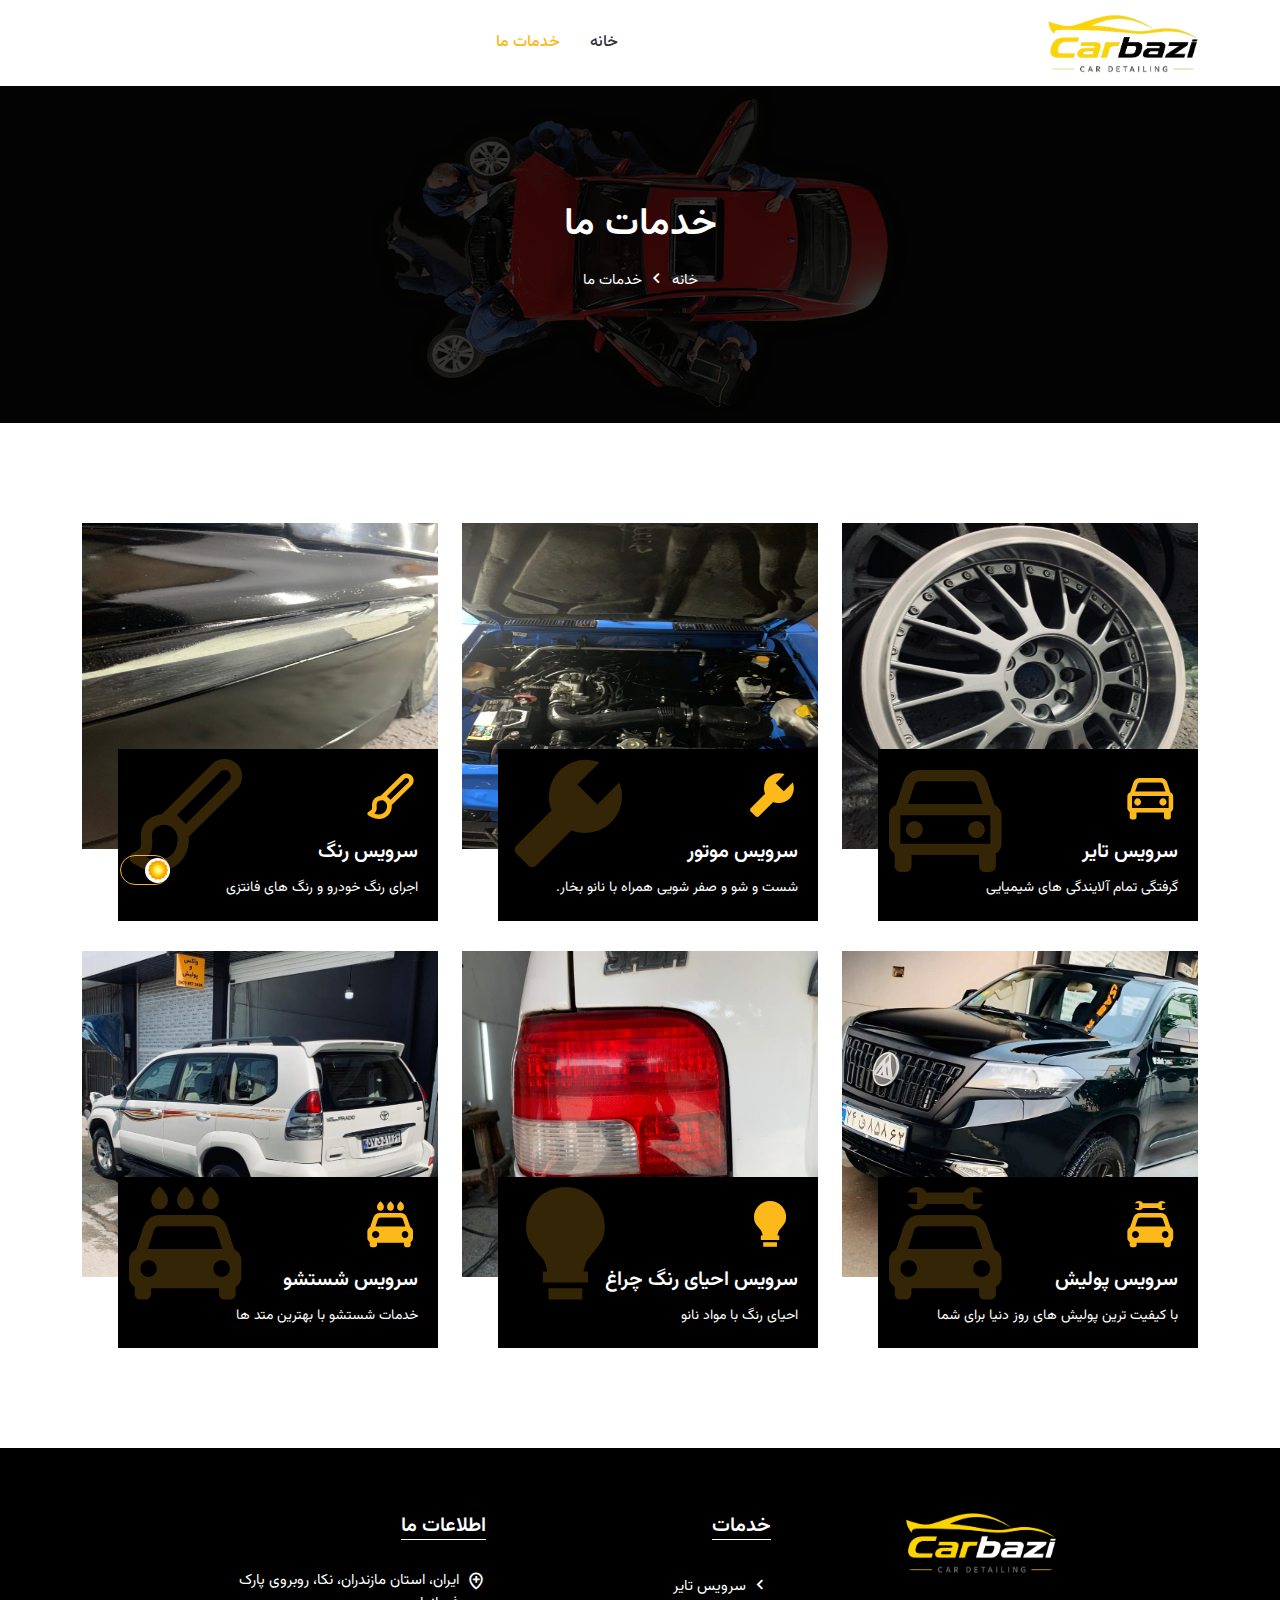
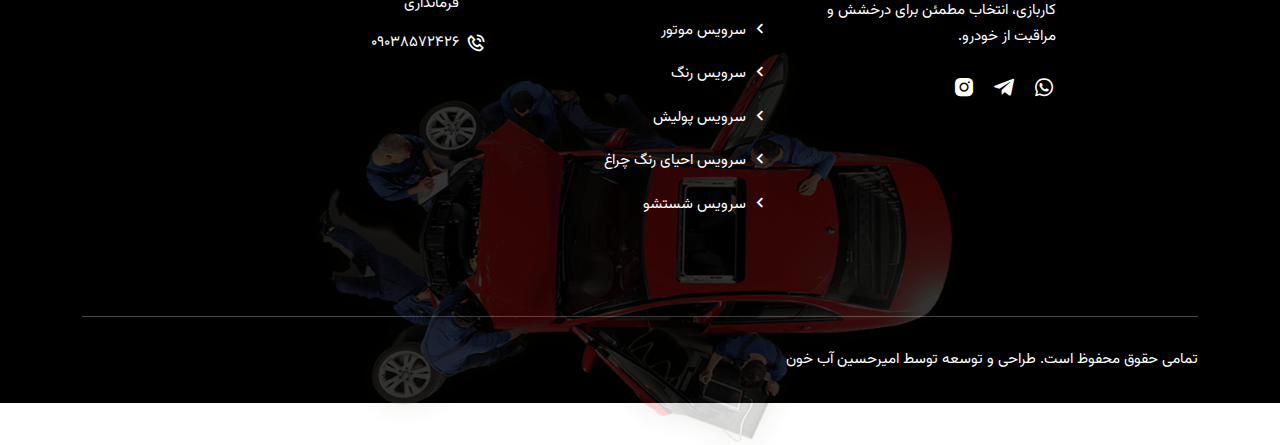
<file: service.html>
﻿<!DOCTYPE html>
<html lang="fa" dir="rtl">

<head>
    <meta charset="UTF-8">
    <meta name="viewport" content="width=device-width, initial-scale=1.0">
    <meta name="keywords" content="دیتیلینگ خودرو, پولیش خودرو, احیای رنگ خودرو, احیای چراغ خودرو, شستشوی تخصصی خودرو, صفرشویی خودرو, موتور شویی خودرو, سرامیک خودرو, واکس بدنه, براق کننده خودرو, کارواش حرفه‌ای, Carbazi">
    <meta name="description" content="خدمات حرفه‌ای دیتیلینگ خودرو در Carbazi شامل پولیش بدنه، احیای رنگ خودرو، احیای چراغ، شستشوی تخصصی و صفرشویی، سرامیک خودرو و موتور شویی تخصصی. بهترین کیفیت و درخشش دوباره خودرو با تیم حرفه‌ای ما.">
    <meta name="author" content="Amir Hossein Abkhoun">
    <meta name="robots" content="index, follow">

    <link rel="stylesheet" href="assets/css/bootstrap.rtl.min.css">

    <link rel="stylesheet" href="assets/css/meanmenu.css">

    <link rel="stylesheet" href="assets/css/boxicons.min.css">

    <link rel="stylesheet" href="assets/css/owl.carousel.min.css">
    <link rel="stylesheet" href="assets/css/owl.theme.default.min.css">

    <link rel="stylesheet" href="assets/css/magnific-popup.min.css">

    <link rel="stylesheet" href="assets/css/animate.min.css">

    <link rel="stylesheet" href="assets/css/style.css">

    <link rel="stylesheet" href="assets/css/responsive.css">

    <link rel="stylesheet" href="assets/css/theme-dark.css">

    <link rel="stylesheet" href="assets/css/rtl.css">
    <title>خدمات دیتیلینگ خودرو | پولیش، سرامیک، احیای رنگ و شستشو | Carbazi</title>
    <link rel="canonical" href="https://carbazi.ir/service.html">
    <link rel="icon" type="image/png" href="assets/img/favicon.png">

    <script src="assets/js/json.js"></script>
    <script src="assets/js/generator.js"></script>
</head>

<body>

    <div class="loader">
        <div class="d-table">
            <div class="d-table-cell">
                <div class="spinner">
                    <div class="bounce1"></div>
                    <div class="bounce2"></div>
                    <div class="bounce3"></div>
                </div>
            </div>
        </div>
    </div>


    <div class="navbar-area fixed-top">

        <div class="mobile-nav">
            <a href="index.html" class="logo">
                <img src="assets/img/javid/logo.png" alt="Logo">
            </a>
        </div>

        <div class="main-nav">
            <div class="container">
                <nav class="navbar navbar-expand-md navbar-light">
                    <a class="navbar-brand" href="index.html">
                        <img src="assets/img/javid/logo.png" class="logo-one" alt="Logo">
                        <img src="assets/img/javid/logo2.png" class="logo-two" alt="Logo">
                    </a>
                    <div class="collapse navbar-collapse mean-menu" id="navbarSupportedContent">
                        <ul class="navbar-nav ml-auto">
                            <li class="nav-item">
                                <a href="index.html" class="nav-link">خانه</a>
                            </li>
                            <!-- <li class="nav-item">
                                <a href="about.html" class="nav-link">درباره ما</a>
                            </li> -->
                            <li class="nav-item">
                                <a href="service.html" class="nav-link active">خدمات ما</a>
                                <!-- <ul class="dropdown-menu">
                                    <li class="nav-item">
                                        <a href="service.html" class="nav-link">خدمات ما</a>
                                    </li>
                                    <li class="nav-item">
                                        <a href="service-details.html" class="nav-link">جزئیات خدمات</a>
                                    </li>
                                </ul> -->
                            </li>
                            <!-- <li class="nav-item">
                                <a href="pricing.html" class="nav-link">قیمت گذاری</a>
                            </li> -->
                            <!-- <li class="nav-item">
                                <a href="blog.html" class="nav-link">وبلاگ</a>
                                <ul class="dropdown-menu">
                                    <li class="nav-item">
                                        <a href="blog.html" class="nav-link">وبلاگ</a>
                                    </li>
                                    <li class="nav-item">
                                        <a href="blog-details.html" class="nav-link">جزئیات وبلاگ</a>
                                    </li>
                                </ul>
                            </li> -->

                            <!-- <li class="nav-item">
                                <a href="#" class="nav-link dropdown-toggle">صفحات</a>
                                <ul class="dropdown-menu">
                                    <li class="nav-item">
                                        <a href="shop.html" class="nav-link">فروشگاه</a>
                                    </li>
                                    <li class="nav-item">
                                        <a href="shop-details.html" class="nav-link">جزئیات فروشگاه</a>
                                    </li>
                                    <li class="nav-item">
                                        <a href="cart.html" class="nav-link">سبد خرید</a>
                                    </li>
                                    <li class="nav-item">
                                        <a href="checkout.html" class="nav-link">بررسی محصول</a>
                                    </li>
                                    <li class="nav-item">
                                        <a href="sign-up.html" class="nav-link">ثبت نام</a>
                                    </li>
                                    <li class="nav-item">
                                        <a href="sign-in.html" class="nav-link">ورود کاربران</a>
                                    </li>
                                    <li class="nav-item">
                                        <a href="engineer.html" class="nav-link">تیم ما</a>
                                    </li>
                                    <li class="nav-item">
                                        <a href="testimonial.html" class="nav-link">بازخورد مشتریان</a>
                                    </li>
                                    <li class="nav-item">
                                        <a href="faq.html" class="nav-link">سوالات متداول</a>
                                    </li>
                                    <li class="nav-item">
                                        <a href="coming-soon.html" class="nav-link">به زودی</a>
                                    </li>
                                    <li class="nav-item">
                                        <a href="privacy-policy.html" class="nav-link">حریم خصوصی</a>
                                    </li>
                                    <li class="nav-item">
                                        <a href="terms-and-conditions.html" class="nav-link">شرایط و ضوابط</a>
                                    </li>
                                </ul>
                            </li> -->

                            <!-- <li class="nav-item">
                                <a href="contact.html" class="nav-link">تماس با ما</a>
                            </li> -->
                        </ul>
                    </div>

                    <!-- <div class="cmn-btn">
                        <a class="banner-btn-left" href="sign-in.html">
                            <i class="bx bxs-user-plus"></i>
                            ورود کاربران
                        </a>
                    </div> -->

                </nav>
            </div>
        </div>
    </div>


    <div class="page-title-area">
        <img src="assets/img/home-one/footer-car.png" alt="Title">
        <div class="container">
            <div class="page-title-content">
                <h2>خدمات ما</h2>
                <ul>
                    <li>
                        <a href="index.html">خانه</a>
                    </li>
                    <li>
                        <i class="bx bx-chevron-left"></i>
                    </li>
                    <li>خدمات ما</li>
                </ul>
            </div>
        </div>
    </div>


    <section class="pt-100 pb-70">
        <div class="container">
            <div id="services-container" class="row justify-content-center">
                <script>servicesPostGenerator();</script>
                <!-- <div class="col-sm-6 col-lg-4">
                    <a href="service-details.html">
                        <div class="service-item">
                            <div class="service-img">
                                <img src="assets/img/home-one/service/1.jpg" alt="Service">
                            </div>
                            <div class="service-content">
                                <i class="bx bx-car"></i>
                                <i class="bx bx-car service-icon"></i>
                                <h3>سرویس تایر</h3>
                                <p>لورم ایپسوم به سادگی ساختار چاپ و متن را در بر می گیرد. استاندارد صنعت بوده است. </p>
                            </div>
                        </div>
                    </a>
                </div>
                <div class="col-sm-6 col-lg-4">
                    <a href="service-details.html">
                        <div class="service-item">
                            <div class="service-img">
                                <img src="assets/img/home-one/service/2.jpg" alt="Service">
                            </div>
                            <div class="service-content">
                                <i class="bx bxs-wrench"></i>
                                <i class="bx bxs-wrench service-icon"></i>
                                <h3>سرویس موتور</h3>
                                <p>لورم ایپسوم به سادگی ساختار چاپ و متن را در بر می گیرد. استاندارد صنعت بوده است. </p>
                            </div>
                        </div>
                    </a>
                </div>
                <div class="col-sm-6 col-lg-4">
                    <a href="service-details.html">
                        <div class="service-item">
                            <div class="service-img">
                                <img src="assets/img/home-one/service/3.jpg" alt="Service">
                            </div>
                            <div class="service-content">
                                <i class="bx bxs-car-garage"></i>
                                <i class="bx bxs-car-garage service-icon"></i>
                                <h3>سرویس تیونینگ</h3>
                                <p>لورم ایپسوم به سادگی ساختار چاپ و متن را در بر می گیرد. استاندارد صنعت بوده است. </p>
                            </div>
                        </div>
                    </a>
                </div>
                <div class="col-sm-6 col-lg-4">
                    <a href="service-details.html">
                        <div class="service-item">
                            <div class="service-img">
                                <img src="assets/img/home-one/service/4.jpg" alt="Service">
                            </div>
                            <div class="service-content">
                                <i class="bx bxs-car-mechanic"></i>
                                <i class="bx bxs-car-mechanic service-icon"></i>
                                <h3>سرویس موتور</h3>
                                <p>لورم ایپسوم به سادگی ساختار چاپ و متن را در بر می گیرد. استاندارد صنعت بوده است. </p>
                            </div>
                        </div>
                    </a>
                </div>
                <div class="col-sm-6 col-lg-4">
                    <a href="service-details.html">
                        <div class="service-item">
                            <div class="service-img">
                                <img src="assets/img/home-one/service/5.jpg" alt="Service">
                            </div>
                            <div class="service-content">
                                <i class="bx bxs-car-crash"></i>
                                <i class="bx bxs-car-crash service-icon"></i>
                                <h3>سرویس سیستم</h3>
                                <p>لورم ایپسوم به سادگی ساختار چاپ و متن را در بر می گیرد. استاندارد صنعت بوده است. </p>
                            </div>
                        </div>
                    </a>
                </div>
                <div class="col-sm-6 col-lg-4">
                    <a href="service-details.html">
                        <div class="service-item">
                            <div class="service-img">
                                <img src="assets/img/home-one/service/6.jpg" alt="Service">
                            </div>
                            <div class="service-content">
                                <i class="bx bxs-car-wash"></i>
                                <i class="bx bxs-car-wash service-icon"></i>
                                <h3>خدمات شستشو</h3>
                                <p>لورم ایپسوم به سادگی ساختار چاپ و متن را در بر می گیرد. استاندارد صنعت بوده است. </p>
                            </div>
                        </div>
                    </a>
                </div> -->

            </div>
        </div>
    </section>


    <footer>
        <div class="footer-img">
            <img src="assets/img/home-one/footer-car.png" alt="Footer">
        </div>
        <div class="container">

            <!-- <div class="subscribe-area">
                <div class="subscribe-shape">
                    <img src="assets/img/home-one/blog-shape.png" alt="Blog">
                </div>
                <h2>عضویت در خبرنامه</h2>
                <form class="newsletter-form" data-toggle="validator">
                    <input type="email" class="form-control" placeholder="ایمیل خود را وارد کنید" name="EMAIL" required
                        autocomplete="off">
                    <button class="btn subscribe-btn" type="submit">
                        مشترک شدن
                    </button>
                    <div id="validator-newsletter" class="form-result"></div>
                </form>
            </div> -->
            
            <div class="row justify-content-center">
                <div class="col-sm-6 col-lg-3">
                    <div class="footer-item">
                        <div class="footer-logo">
                            <a href="index.html">
                                <img class="logo-two" src="assets/img/javid/logo2.png" alt="Logo">
                            </a>
                            <p>کاربازی، انتخاب مطمئن برای درخشش و مراقبت از خودرو.</p>
                            <ul>
                                <li>
                                    <a href="https://wa.me/989038572426">
                                        <i class="bx bxl-whatsapp"></i>
                                    </a>
                                </li>
                                <li>
                                    <a href="https://t.me/Boro_pykaret">
                                        <i class="bx bxl-telegram"></i>
                                    </a>
                                </li>
                                <li>
                                    <a href="https://www.instagram.com/javid.skandri">
                                        <i class="bx bxl-instagram-alt"></i>
                                    </a>
                                </li>
                            </ul>
                        </div>
                    </div>
                </div>
                <div class="col-sm-6 col-lg-3">
                    <div class="footer-item">
                        <div class="footer-service">
                            <h3>خدمات</h3>
                            <ul>
                                <li>
                                    <a href="service-details.html?id=0" target="_blank">
                                        <i class="bx bx-chevron-left"></i>
                                        سرویس تایر
                                    </a>
                                </li>
                                <li>
                                    <a href="service-details.html?id=1" target="_blank">
                                        <i class="bx bx-chevron-left"></i>
                                        سرویس موتور
                                    </a>
                                </li>
                                <li>
                                    <a href="service-details.html?id=2" target="_blank">
                                        <i class="bx bx-chevron-left"></i>
                                        سرویس رنگ
                                    </a>
                                </li>
                                <li>
                                    <a href="service-details.html?id=3" target="_blank">
                                        <i class="bx bx-chevron-left"></i>
                                        سرویس پولیش
                                    </a>
                                </li>
                                <li>
                                    <a href="service-details.html?id=4" target="_blank">
                                        <i class="bx bx-chevron-left"></i>
                                        سرویس احیای رنگ چراغ
                                    </a>
                                </li>
                                <li>
                                    <a href="service-details.html?id=5" target="_blank">
                                        <i class="bx bx-chevron-left"></i>
                                        سرویس شستشو
                                    </a>
                                </li>
                            </ul>
                        </div>
                    </div>
                </div>

                <!-- <div class="col-sm-6 col-lg-3">
                    <div class="footer-item">
                        <div class="footer-service">
                            <h3>لینک های سریع</h3>
                            <ul>
                                <li>
                                    <a href="index.html" target="_blank">
                                        <i class="bx bx-chevron-left"></i>
                                        خانه
                                    </a>
                                </li>
                                <li>
                                    <a href="about.html" target="_blank">
                                        <i class="bx bx-chevron-left"></i>
                                        درباره ما
                                    </a>
                                </li>
                                <li>
                                    <a href="blog.html" target="_blank">
                                        <i class="bx bx-chevron-left"></i>
                                        وبلاگ
                                    </a>
                                </li>
                                <li>
                                    <a href="engineer.html" target="_blank">
                                        <i class="bx bx-chevron-left"></i>
                                        تیم ما
                                    </a>
                                </li>
                                <li>
                                    <a href="testimonial.html" target="_blank">
                                        <i class="bx bx-chevron-left"></i>
                                        بازخورد مشتریان
                                    </a>
                                </li>
                            </ul>
                        </div>
                    </div>
                </div> -->

                <div class="col-sm-6 col-lg-3">
                    <div class="footer-item">
                        <div class="footer-service footer-find">
                            <h3>اطلاعات ما</h3>
                            <ul>
                                <li>
                                    <i class="bx bx-location-plus"></i>
                                    ایران، استان مازندران، نکا، روبروی پارک فرمانداری
                                </li>
                                <li>
                                    <i class="bx bx-phone-call"></i>
                                    <a href="tel:09038572426">
                                        09038572426
                                    </a>
                                </li>
                                <!-- <li>
                                    <i class="bx bx-phone-call"></i>
                                    <a href="tel:+880563246378">
                                        +88 0563 246 378
                                    </a>
                                </li> -->
                                <!-- <li>
                                    <i class="bx bx-mail-send"></i>
                                    <a href="mailto: info@audeck.com">info@audeck.com</a>
                                </li>
                                <li>
                                    <i class="bx bx-mail-send"></i>
                                    <a href="mailto: info@audeck.com">info@audeck.com</a>
                                </li> -->
                            </ul>
                        </div>
                    </div>
                </div>
            </div>
            <div class="copyright-area">
                <div class="row justify-content-center">
                    <div class="col-lg-7">
                        <div class="copyright-item">
                            <p>تمامی حقوق محفوظ است. طراحی و توسعه توسط امیرحسین آب خون
                                <!-- <a
                                    href="https://www.rtl-theme.com/author/barat/products/" target="_blank">Barat
                                    Hadian</a> -->
                                </p>
                        </div>
                    </div>
                    <div class="col-lg-5">
                        <div class="copyright-item copyright-right">

                            <!-- <ul>
                                <li>
                                    <a href="terms-and-conditions.html" target="_blank">شرایط و ضوابط</a>
                                </li>
                                <li>
                                    <span>-</span>
                                </li>
                                <li>
                                    <a href="privacy-policy.html" target="_blank">حریم خصوصی</a>
                                </li>
                            </ul> -->

                        </div>
                    </div>
                </div>
            </div>
        </div>
    </footer>


    <script src="assets/js/jquery.min.js"></script>
    <script src="assets/js/bootstrap.bundle.min.js"></script>

    <script src="assets/js/jquery.meanmenu.js"></script>

    <script src="assets/js/jquery.mixitup.min.js"></script>

    <script src="assets/js/owl.carousel.min.js"></script>

    <script src="assets/js/jquery.magnific-popup.min.js"></script>

    <script src="assets/js/jquery.ajaxchimp.min.js"></script>

    <script src="assets/js/form-validator.min.js"></script>

    <script src="assets/js/contact-form-script.js"></script>

    <script src="assets/js/wow.min.js"></script>

    <script src="assets/js/custom.js"></script>
</body>

</html>
</file>
<file: assets/css/meanmenu.css>
@import url("https://fonts.googleapis.com/css?family=Oswald:200,300,400,500,600,700");
body {
    font-family: "Vazirmatn RD FD", sans-serif;
    padding: 0;
    margin: 0;
    font-size: 15px;
    background-color: #f1f1f1;
}

a.meanmenu-reveal {
	display: none;
}
/* when under viewport size, .mean-container is added to body */
.mean-container .mean-bar {
	float: right;
	width: 100%;
	position: absolute;
	background: transparent;
	padding: 20px 0 0;
	z-index: 999;
	border-bottom: 1px solid rgba(0, 0, 0, 0.03);
	height: 55px;
}
.mean-container a.meanmenu-reveal {
	width: 35px;
	height: 30px;
padding: 12px 0 0 15px;
	position: absolute;
	left: 0;
	cursor: pointer;
	color: #ffffff;
	text-decoration: none;
	font-size: 16px;
	text-indent: -9999em;
	line-height: 22px;
	font-size: 1px;
	display: block;
	font-weight: 700;
}
.mean-container a.meanmenu-reveal span {
	display: block;
	background: #ffffff;
	height: 4px;
    margin-top: 3px;
    border-radius: 3px;
}
.mean-container .mean-nav {
	float: right;
	width: 100%;
	background: #ffffff;
	margin-top: 55px;
}
.mean-container .mean-nav ul {
	padding: 0;
	margin: 0;
	width: 100%;
	border: none;
	list-style-type: none;
}
.mean-container .mean-nav ul li {
	position: relative;
	float: right;
	width: 100%;
}
.mean-container .mean-nav ul li a {
	display: block;
	float: right;
	width: 90%;
	padding: 1em 5%;
	margin: 0;
	text-align: right;
	color: #677294;
	border-top: 1px solid #DBEEFD;
	text-decoration: none;
}
.mean-container .mean-nav ul li a.active {
	color: #000000;
}
.mean-container .mean-nav ul li li a {
	width: 80%;
	padding: 1em 10%;
	color: #677294;
	border-top: 1px solid #DBEEFD;
	opacity: 1;
	filter: alpha(opacity=75);
	text-shadow: none !important;
	visibility: visible;
	text-transform: none;
	font-size: 14px;
}
.mean-container .mean-nav ul li.mean-last a {
	border-bottom: none;
	margin-bottom: 0;
}
.mean-container .mean-nav ul li li li a {
	width: 70%;
	padding: 1em 15%;
}
.mean-container .mean-nav ul li li li li a {
	width: 60%;
	padding: 1em 20%;
}
.mean-container .mean-nav ul li li li li li a {
	width: 50%;
	padding: 1em 25%;
}
.mean-container .mean-nav ul li a:hover {
	background: #252525;
	background: rgba(255,255,255,0.1);
}
.mean-container .mean-nav ul li a.mean-expand {
	margin-top: 3px;
	width: 100%;
	height: 24px;
	padding: 12px !important;
	text-align: left ;
	position: absolute;
	left: 0;
	top: 0;
	z-index: 2;
	font-weight: 700;
	background: transparent;
	border: none !important;
}
.mean-container .mean-push {
	float: right;
	width: 100%;
	padding: 0;
	margin: 0;
	clear: both;
}
.mean-nav .wrapper {
	width: 100%;
	padding: 0;
	margin: 0;
}
/* Fix for box sizing on Foundation Framework etc. */
.mean-container .mean-bar, .mean-container .mean-bar * {
	-webkit-box-sizing: content-box;
	-moz-box-sizing: content-box;
	box-sizing: content-box;
}
.mean-remove {
	display: none !important;
}
.mobile-nav {
    display: none;
}
.mobile-nav.mean-container .mean-nav ul li a.active {
    color: #FF2D55;
}
.main-nav {
    background: #000;
    position: absolute;
    top: 0;
    right: 0;
    padding-top: 15px;
    padding-bottom: 15px;
    width: 100%;
    z-index: 999;
    height: auto;
}
.mean-nav .dropdown-toggle::after {
	display: none;
}
.navbar-light .navbar-brand, .navbar-light .navbar-brand:hover {
    color: #fff;
    font-weight: bold;
    text-transform: uppercase;
}
.main-nav nav ul {
    padding: 0;
    margin: 0;
    list-style-type: none;
}
.main-nav nav .navbar-nav .nav-item {
    position: relative;
    padding: 15px 0;
}
.main-nav nav .navbar-nav .nav-item a {
    font-weight: 500;
    font-size: 16px;
    text-transform: uppercase;
    color: #ffffff;
    padding-right: 0;
    padding-left: 0;
    padding-top: 0;
    padding-bottom: 0;
    margin-right: 15px;
    margin-left: 15px;
}
.main-nav nav .navbar-nav .nav-item a:hover, 
.main-nav nav .navbar-nav .nav-item a:focus, 
.main-nav nav .navbar-nav .nav-item a.active {
    color: #FF2D55;
}
.main-nav nav .navbar-nav .nav-item:hover a {
    color: #FF2D55;
}
.main-nav nav .navbar-nav .nav-item .dropdown-menu {
    -webkit-box-shadow: 0 0 30px 0 rgba(0, 0, 0, 0.05);
            box-shadow: 0 0 30px 0 rgba(0, 0, 0, 0.05);
    background: #0d1028;
    position: absolute;
    top: 80px;
    right: 0;
    width: 250px;
    z-index: 99;
    display: block;
    padding-top: 20px;
    padding-right: 5px;
    padding-left: 5px;
    padding-bottom: 20px;
    opacity: 0;
    visibility: hidden;
    -webkit-transition: all 0.3s ease-in-out;
    transition: all 0.3s ease-in-out;
}
.main-nav nav .navbar-nav .nav-item .dropdown-menu li {
    position: relative;
    padding: 0;
}
.main-nav nav .navbar-nav .nav-item .dropdown-menu li a {
    font-size: 15px;
    font-weight: 500;
    text-transform: capitalize;
    padding: 9px 15px;
    margin: 0;
    display: block;
    color: #ffffff;
}
.main-nav nav .navbar-nav .nav-item .dropdown-menu li a:hover, 
.main-nav nav .navbar-nav .nav-item .dropdown-menu li a:focus, 
.main-nav nav .navbar-nav .nav-item .dropdown-menu li a.active {
    color: #FF2D55;
}
.main-nav nav .navbar-nav .nav-item .dropdown-menu li .dropdown-menu {
    position: absolute;
    right: -100%;
    top: 0;
    opacity: 0 !important;
    visibility: hidden !important;
}
.main-nav nav .navbar-nav .nav-item .dropdown-menu li:hover .dropdown-menu {
    opacity: 1 !important;
    visibility: visible !important;
    top: -20px !important;
}
.main-nav nav .navbar-nav .nav-item .dropdown-menu li .dropdown-menu li .dropdown-menu {
    position: absolute;
    right: -100%;
    top: 0;
    opacity: 0 !important;
    visibility: hidden !important;
}
.main-nav nav .navbar-nav .nav-item .dropdown-menu li:hover .dropdown-menu li:hover .dropdown-menu {
    opacity: 1 !important;
    visibility: visible !important;
    top: -20px !important;
}
.main-nav nav .navbar-nav .nav-item .dropdown-menu li .dropdown-menu li a {
    color: #ffffff;
    text-transform: capitalize;
}
.main-nav nav .navbar-nav .nav-item .dropdown-menu li .dropdown-menu li a:hover, 
.main-nav nav .navbar-nav .nav-item .dropdown-menu li .dropdown-menu li a:focus, 
.main-nav nav .navbar-nav .nav-item .dropdown-menu li .dropdown-menu li a.active {
    color: #FF2D55;
}
.main-nav nav .navbar-nav .nav-item .dropdown-menu li:hover a {
    color: #FF2D55;
}
.main-nav nav .navbar-nav .nav-item:hover ul {
    opacity: 1;
    visibility: visible;
    top: 100%;
}
.main-nav nav .navbar-nav .nav-item:last-child .dropdown-menu {
    right: auto;
    left: 0;
}

/* Responsive Style */
@media only screen and (max-width: 991px) {
    .mobile-nav {
        display: block;
        position: relative;
    }
    .mobile-nav .logo {
		text-decoration: none;
        position: absolute;
        top: 11px;
        z-index: 999;
        right: 15px;
        color: #fff;
        font-weight: bold;
        text-transform: uppercase;
        font-size: 20px;
    }
    .mean-container .mean-bar {
        background-color: #000;
        padding: 0;
    }
    .mean-container a.meanmenu-reveal {
padding: 15px 0 0 15px;
    }
    .mobile-nav nav .navbar-nav .nav-item a i {
        display: none;
    }
    .main-nav {
        display: none !important;
    }
}
</file>
<file: assets/css/style.css>
/*
@File: Audeck Template Style

* This file contains the styling for the actual template, this
is the file you need to edit to change the look of the
template.

This files table contents are outlined below>>>>>

*******************************************
*******************************************

** - Default CSS
** - Home One CSS
** - Home Two CSS
** - Home Three CSS
** - About CSS
** - Service Details CSS
** - Blog Details CSS
** - Cart CSS
** - Checkout CSS
** - Sign Up CSS
** - Sign In CSS
** - FAQ CSS
** - Coming Soon CSS
** - Terms & Conditions CSS
** - Contact CSS
** - Preloader CSS
** - Back to Top CSS
*/
@import url("Vazirmatn-RD-FD-font-face.css");
/*-- Default CSS --*/
body {
  font-family: "Vazirmatn RD FD", sans-serif;
  color: #858584;
  background-color: #ffffff;
  font-size: 15px;
}

h1, h2, h3, h4, h5, h6 {
  line-height: 1.3;
  color: #333333;
}

p {
  line-height: 1.7;
}

a {
  transition: 0.5s all ease;
  text-decoration: none;
  color: #fdb819;
}
a:hover {
  color: #333333;
}

img {
  max-width: 100%;
}

.d-table {
  width: 100%;
  height: 100%;
}

.d-table-cell {
  vertical-align: middle;
}

.ptb-100 {
  padding-top: 100px;
  padding-bottom: 100px;
}

.pt-100 {
  padding-top: 100px;
}

.pb-70 {
  padding-bottom: 70px;
}

.pb-100 {
  padding-bottom: 100px;
}

button:focus {
  outline: 0;
}

.btn.focus, .btn:focus {
  box-shadow: none;
}

/*-- End Default CSS --*/
/*------ Home One CSS ------*/
/*-- Navbar --*/
.navbar-light .navbar-brand .logo-two {
  display: none;
}
.logo-one{
  width: 150px;
  height: 60px;
}
.logo-two{
  width: 150px;
  height: 60px;
}
.main-nav {
  background: #ffffff;
  padding-top: 0;
  padding-bottom: 0;
}
.main-nav.menu-shrink {
  box-shadow: 0px 0px 20px 0px rgba(221, 221, 221, 0.568627451);
}
.main-nav.menu-shrink .navbar-light {
  padding-top: 5px;
  padding-bottom: 5px;
}
.main-nav nav {
  transition: 0.5s all ease;
  padding-right: 0;
  padding-left: 0;
}
.main-nav nav .navbar-nav {
  margin-right: auto;
  margin-left: auto;
}
.main-nav nav .navbar-nav .nav-item:hover a {
  color: #fdb819;
}
.main-nav nav .navbar-nav .nav-item a {
  color: #333333;
  text-transform: capitalize;
  font-weight: 500;
  transition: 0.5s all ease;
}
.main-nav nav .navbar-nav .nav-item a:hover, .main-nav nav .navbar-nav .nav-item a:focus, .main-nav nav .navbar-nav .nav-item a.active {
  color: #fdb819;
}
.main-nav nav .navbar-nav .nav-item .dropdown-menu {
  transform: rotate(6deg);
  transition: all 0.7s ease;
  right: 50px;
  background: #ffffff;
  border-radius: 0;
}
.main-nav nav .navbar-nav .nav-item .dropdown-menu li a {
  color: #333333;
  font-weight: 500;
}
.main-nav nav .navbar-nav .nav-item .dropdown-menu li a:hover, .main-nav nav .navbar-nav .nav-item .dropdown-menu li a:focus, .main-nav nav .navbar-nav .nav-item .dropdown-menu li a.active {
  color: #fdb819;
}
.main-nav nav .navbar-nav .nav-item:hover ul {
  transform: rotate(0deg);
  right: 0;
}
.main-nav nav .cmn-btn {
  width: 13%;
  text-align: left;
}
.main-nav nav .cmn-btn a {
  padding: 8px 20px 13px;
  margin-left: 0;
}
.main-nav nav .cmn-btn a i {
  font-size: 23px;
  top: 5px;
}

/*-- End Navbar --*/
/*-- Banner --*/
.banner-area {
  height: 870px;
  background-color: #030303;
  position: relative;
  overflow: hidden;
}
.banner-area:before {
  position: absolute;
  content: "";
  width: 800px;
  height: 1000px;
  left: -287px;
  top: -92px;
  background-color: #fdb819;
  opacity: 0.8;
transform: rotate(17deg);
}
.banner-area .banner-img img {
  position: absolute;
}
.banner-area .banner-img img:nth-child(1) {
  max-width: 485px;
  margin-right: auto;
  margin-left: auto;
  top: 250px;
  right: 0;
  left: 0;
  opacity: 0.08;
}
.banner-area .banner-img img:nth-child(2) {
  left: 50px;
  top: 260px;
  max-width: 540px;
}
.banner-area .banner-text {
  max-width: 650px;
  margin-top: 35px;
  z-index: 1;
  position: relative;
}
.banner-area .banner-text h1 {
  margin-bottom: 26px;
  font-size: 60px;
  color: #ffffff;
  font-weight: 800;
  font-style: italic;
  text-transform: uppercase;
  z-index: 1;
}
.banner-area .banner-text p {
  color: #ffffff;
  margin-bottom: 40px;
}

@keyframes banner-car-ani {
  0% {
    transform: scale(0.9);
  }
  50% {
    transform: scale(1);
  }
  100% {
    transform: scale(0.9);
  }
}
.cmn-btn a {
  display: inline-block;
  font-weight: 500;
  color: #ffffff;
  background-color: #fdb819;
  padding: 12px 20px;
  z-index: 1;
}
.cmn-btn a i {
  display: inline-block;
  font-size: 21px;
  position: relative;
  top: 4px;
  margin-left: 5px;
}
.cmn-btn .banner-btn-left {
  margin-left: 20px;
  position: relative;
}
.cmn-btn .banner-btn-left:before {
  position: absolute;
  content: "";
  width: 100%;
  height: 0%;
  right: 0;
  bottom: 0;
  background-color: #333333;
  border-radius: 50% 50% 0 0;
  opacity: 0;
  transition: 0.5s all ease;
  z-index: -1;
}
.cmn-btn .banner-btn-left:hover:before {
  opacity: 1;
  height: 100%;
  border-radius: 0;
}
.cmn-btn .banner-btn-right {
  background-color: transparent;
  padding: 0;
}
.cmn-btn .banner-btn-right:hover {
  color: #fdb819;
}
.cmn-btn .banner-btn-right i {
  color: #fdb819;
  font-size: 26px;
}

/*-- End Banner --*/
/*-- Address --*/
.address-area .row {
  background-color: #ffffff;
  box-shadow: 0px 10px 20px 0px rgba(221, 221, 221, 0.5411764706);
  margin-top: -40px;
  position: relative;
}
.address-area .address-one:before {
  display: none;
}

.address-item {
  margin-bottom: 30px;
  text-align: center;
  margin-top: -30px;
  position: relative;
}
.address-item:before {
  position: absolute;
  content: "";
  width: 2px;
  height: 70px;
  left: 0;
  top: 80px;
  background-color: #faf5d4;
}
.address-item i {
  width: 85px;
  height: 85px;
  line-height: 85px;
  border-radius: 50%;
  color: #fdb819;
  background-color: #ffffff;
  font-size: 38px;
}
.address-item h3 {
  font-weight: 600;
  font-size: 20px;
  margin-bottom: 10px;
}
.address-item span {
  display: block;
  font-size: 14px;
  max-width: 200px;
  margin-right: auto;
  margin-left: auto;
}
.address-item a {
  display: block;
  color: #858584;
}
.address-item a:hover {
  color: #fdb819;
}

/*-- End Address --*/
/*-- Process --*/
.section-title {
  text-align: center;
  margin-bottom: 50px;
  position: relative;
  z-index: 1;
}
.section-title .sub-title {
  font-weight: 500;
  color: #ffffff;
  text-transform: uppercase;
  position: relative;
  display: block;
  z-index: 1;
  padding-top: 7px;
  margin-bottom: 20px;
}
.section-title .sub-title:before {
  position: absolute;
  content: "";
  width: 120px;
  height: 35px;
  right: 0;
  left: 0;
  top: 0;
  background-color: #fdb819;
  z-index: -1;
  transform: skewX(-28deg);
  margin-right: auto;
  margin-left: auto;
}
.section-title h2 {
  font-weight: 600;
  font-size: 38px;
  margin-bottom: 0;
}
.section-title p {
  margin-bottom: 0;
  margin-top: 10px;
  max-width: 600px;
  margin-right: auto;
  margin-left: auto;
}

.process-area {
  position: relative;
  overflow: hidden;
}
.process-area .process-shape {
  position: absolute;
  right: 0;
  left: 0;
  top: 165px;
  max-width: 1035px;
  margin-left: auto;
  margin-right: auto;
}

.process-item {
  margin-bottom: 30px;
}
.process-item .process-inner {
  text-align: left;
  position: relative;
  padding-left: 80px;
}
.process-item .process-inner i {
  position: absolute;
  top: 0;
  left: 12px;
  font-size: 50px;
  z-index: 1;
  color: #000000;
}
.process-item .process-inner i:after {
  position: absolute;
  content: "";
  width: 45px;
  height: 50px;
  top: 0;
  left: -12px;
  background-color: #fdb819;
  z-index: -1;
}
.process-item .process-inner h3 {
  font-weight: 600;
  font-size: 20px;
  margin-bottom: 10px;
}
.process-item .process-inner p {
  margin-bottom: 0;
  font-size: 14px;
}
.process-item .process-one {
  margin-bottom: 100px;
}
.process-item .process-img {
  text-align: center;
}
.process-item .process-img img {
  animation: process-type 25s infinite linear;
  position: relative;
  top: -12px;
}
.process-item .process-two {
  padding-right: 80px;
  padding-left: 0;
  text-align: right;
  margin-bottom: 100px;
}
.process-item .process-two i {
  right: 12px;
  left: unset;
}
.process-item .process-two i:after {
  right: -12px;
}
.process-item .process-three {
  padding-right: 80px;
  padding-left: 0;
  text-align: right;
}
.process-item .process-three i {
  right: 12px;
  left: unset;
}
.process-item .process-three i:after {
  right: -12px;
}

@keyframes process-type {
  0% {
    transform: rotate(0deg);
  }
  50% {
    transform: rotate(180deg);
  }
  100% {
    transform: rotate(360deg);
  }
}
/*-- End Process --*/
/*-- Service --*/
.service-item {
  margin-bottom: 30px;
}
.service-item:hover .service-content {
  max-width: 100%;
  background-color: #fdb819;
}
.service-item:hover .service-content i {
  color: #ffffff;
}
.service-item:hover .service-content .service-icon {
  color: #ffffff;
}
.service-item a {
  display: block;
}
.service-item .service-content {
  background-color: #000000;
  max-width: 320px;
padding: 20px 20px 20px 15px;
  position: relative;
  margin-top: -100px;
  transition: 0.5s all ease;
}
.service-item .service-content i {
  display: inline-block;
  color: #fdb819;
  font-size: 55px;
  margin-bottom: 15px;
  transition: 0.5s all ease;
}
.service-item .service-content .service-icon {
  position: absolute;
  left: 0;
  top: 0;
  font-size: 135px;
  opacity: 0.2;
  transition: 0.5s all ease;
}
.service-item .service-content h3 {
  font-weight: 600;
  font-size: 20px;
  color: #ffffff;
  margin-bottom: 12px;
}
.service-item .service-content p {
  margin-bottom: 0;
  color: #ffffff;
  font-size: 14px;
}
.service-img img{
  width: 100%;
  height: 326px;
}

/*-- End Service --*/
/*-- Quality --*/
.quality-area {
  background-color: #000000;
  position: relative;
}
.quality-area .quality-img img {
  position: absolute;
}
.quality-area .quality-img img:nth-child(1) {
  right: 0;
  top: 0;
  height: 100%;
}
.quality-area .quality-img img:nth-child(2) {
  right: -111px;
  top: 0px;
  height: 100%;
}
.quality-area .quality-img img:nth-child(3) {
  bottom: -65px;
  right: 0;
  max-width: 780px;
  z-index: 1;
  animation: quality-ani 8s infinite linear;
}
@keyframes quality-ani {
  0% {
    transform: translate(0, 0);
  }
  50% {
    transform: translate(0, -40px);
  }
  100% {
    transform: translate(0, 0);
  }
}

.quality-content {
  max-width: 500px;
  margin-right: auto;
  padding-top: 100px;
  padding-bottom: 100px;
  position: relative;
}
.quality-content .section-title {
  text-align: right;
  margin-bottom: 30px;
}
.quality-content .section-title h2 {
  color: #ffffff;
}
.quality-content .section-title p {
  margin-right: 0;
  margin-top: 18px;
  color: #ffffff;
}
.quality-content .cmn-btn a {
  padding: 12px 20px;
}
.quality-content img {
  position: absolute;
  bottom: 0;
  left: 0;
  opacity: 0.1;
  animation: quality-tyre 10s infinite linear;
}

@keyframes quality-tyre {
  0% {
    transform: translate(0px, 0px);
  }
  50% {
    transform: translate(-100px, 0px);
  }
  100% {
    transform: translate(0px, 0px);
  }
}
/*-- End Quality --*/
/*-- Work --*/
.sorting-menu {
  margin-bottom: 50px;
}
.sorting-menu ul {
  margin: 0;
  padding: 0;
  text-align: center;
}
.sorting-menu ul li {
  list-style-type: none;
  display: inline-block;
  cursor: pointer;
  font-weight: 600;
  color: #000000;
  transition: 0.5s all ease;
  padding: 7px 20px;
  text-transform: uppercase;
  background-color: rgba(221, 221, 221, 0.2);
  margin-left: 4px;
  margin-right: 4px;
  margin-bottom: 10px;
}
.sorting-menu ul li.mixitup-control-active, .sorting-menu ul li:hover {
  background-color: #fdb819;
  color: #ffffff;
}

.work-area .section-title {
  margin-bottom: 30px;
}
.work-area .work-item {
  margin-bottom: 30px;
  position: relative;
}
.work-area .work-item img {
  width: 100%;
}
.work-area .work-item:before {
  position: absolute;
  content: "";
  width: 0%;
  height: 100%;
  right: 0;
  top: 0;
  background-color: #000;
  opacity: 0.6;
  transition: 0.5s all ease;
}
.work-area .work-item:after {
  position: absolute;
  content: "";
  width: 0%;
  height: 100%;
  left: 0;
  top: 0;
  background-color: #000;
  opacity: 0.6;
  transition: 0.5s all ease;
}
.work-area .work-item:hover:before {
  width: 50%;
}
.work-area .work-item:hover:after {
  width: 50%;
}
.work-area .work-item:hover .cmn-btn {
  top: 46%;
  opacity: 1;
}
.work-area .work-item .cmn-btn {
  position: absolute;
  right: 0;
  left: 0;
  text-align: center;
  top: 54%;
  opacity: 0;
  transition: 0.5s all ease;
  z-index: 1;
}
.work-area .work-item .cmn-btn a {
padding: 12px 20px 12px 11px;
  margin-left: 0;
}
.work-area .work-item .cmn-btn a i {
  font-size: 19px;
  top: 4px;
}

/*-- End Work --*/
/*-- Feature --*/
.feature-area {
  background-color: #000000;
  position: relative;
  overflow: hidden;
}
.feature-area .feature-img {
  position: relative;
  background-image: url("../img/home-one/feature-bg.jpg");
  /* background-image: url("../img/javid/slazzer-preview-5e5bg.png"); */
  background-size: cover;
  background-position: center center;
  background-repeat: no-repeat;
  width: 100%;
  height: 100%;
}
.feature-area .feature-img:before {
  position: absolute;
  content: "";
  left: -170px;
  top: -70px;
  width: 285px;
  height: 700px;
  background-color: #000000;
transform: rotate(19deg);
}
.feature-area .feature-img img {
  display: none;
}
.feature-area .feature-shape img {
  position: absolute;
  left: 65px;
  bottom: 0;
  opacity: 0.1;
  animation: process-type 25s infinite linear;
  z-index: 1;
}
.feature-area .feature-content {
  max-width: 670px;
  margin-left: auto;
  padding-top: 100px;
  padding-bottom: 100px;
  position: relative;
  z-index: 1;
}
.feature-area .feature-content h2 {
  font-weight: 600;
  font-size: 38px;
  color: #ffffff;
  margin-bottom: 40px;
}
.feature-area .feature-content ul {
  margin: 0;
  padding: 0;
}
.feature-area .feature-content ul li {
  list-style-type: none;
  display: block;
  position: relative;
  padding-right: 70px;
  margin-bottom: 40px;
}
.feature-area .feature-content ul li:nth-child(1) {
  margin-right: 50px;
}
.feature-area .feature-content ul li:nth-child(2) {
  margin-right: 100px;
}
.feature-area .feature-content ul li:nth-child(3) {
  margin-bottom: 0;
  margin-right: 150px;
}
.feature-area .feature-content ul li i {
  position: absolute;
  right: 0;
  top: 0;
  width: 50px;
  height: 50px;
  line-height: 50px;
  text-align: center;
  font-size: 27px;
  color: #000000;
  background-color: #fdb819;
  border-radius: 10px;
}
.feature-area .feature-content ul li h3 {
  font-weight: 600;
  font-size: 20px;
  margin-bottom: 8px;
  color: #ffffff;
}
.feature-area .feature-content ul li p {
  margin-bottom: 0;
  color: #aeadad;
  font-size: 14px;
  max-width: 380px;
}

/*-- End Feature --*/
/*-- Parts --*/
.parts-area {
  background-color: #f6f4f4;
}

.parts-view {
  text-align: center;
}
.parts-view a {
  display: inline-block;
  color: #fdb819;
  border: 1px solid #fdb819;
  font-weight: 600;
  font-size: 15px;
  padding: 12px 20px;
}
.parts-view a:hover {
  background-color: #fdb819;
  color: #ffffff;
}

.parts-item {
  margin-bottom: 30px;
  text-align: center;
  background-color: #ffffff;
  padding: 30px 25px 35px;
  transition: 0.5s all ease;
}
.parts-item:hover {
  transform: translate(0, -10px);
}
.parts-item .parts-top {
  padding-bottom: 25px;
  border-bottom: 1px solid #fdb819;
  margin-bottom: 20px;
}
.parts-item h3 {
  font-weight: 600;
  font-size: 20px;
  margin-bottom: 8px;
}
.parts-item span {
  display: block;
  font-weight: 600;
  font-size: 22px;
  color: #fdb819;
  margin-bottom: 14px;
}
.parts-item .cmn-btn .banner-btn-left {
  margin-left: 0;
}

/*-- End Parts --*/
/*-- Engineer --*/
.engineer-area .owl-theme .owl-dots .owl-dot span {
  background: #333333;
}
.engineer-area .owl-theme .owl-dots .owl-dot.active span {
  background: #fdb819;
}

.engineer-item {
  text-align: center;
  margin-bottom: 30px;
}
.engineer-item:hover .engineer-bottom {
  background-color: #fdb819;
  max-width: 100%;
}
.engineer-item:hover .engineer-bottom h3 {
  color: #ffffff;
}
.engineer-item:hover .engineer-bottom span {
  color: #ffffff;
}
.engineer-item .engineer-bottom {
  background-color: #ffffff;
  box-shadow: 0px 0px 20px 0px rgba(221, 221, 221, 0.3490196078);
  padding: 16px 15px 20px;
  max-width: 230px;
  margin-right: auto;
  margin-left: auto;
  margin-top: -35px;
  z-index: 1;
  position: relative;
  transition: 0.5s all ease;
}
.engineer-item .engineer-bottom h3 {
  font-weight: 600;
  font-size: 20px;
  margin-bottom: 6px;
  transition: 0.5s all ease;
}
.engineer-item .engineer-bottom span {
  display: block;
  font-size: 14px;
  color: #808291;
  transition: 0.5s all ease;
}

/*-- End Engineer --*/
/*-- Review --*/
.review-area {
  background-color: #000000;
  position: relative;
  overflow: hidden;
}
.review-area .col-lg-6 {
  padding-left: 0;
  padding-right: 0;
}
.review-area .review-shape img {
  position: absolute;
  right: 0;
  top: 77px;
  opacity: 0.1;
  z-index: 1;
}
.review-area .review-bg {
  position: relative;
  background-image: url("../img/home-one/review/review-right.jpg");
  background-size: cover;
  background-position: center center;
  background-repeat: no-repeat;
  width: 100%;
  height: 100%;
}
.review-area .review-bg:before {
  position: absolute;
  content: "";
  right: -170px;
  top: -70px;
  width: 285px;
  height: 700px;
  background-color: #000000;
transform: rotate(19deg);
}
.review-area .review-bg img {
  display: none;
}
.review-area .owl-theme .owl-nav {
  margin-top: 0;
  position: absolute;
  left: 0;
  bottom: 0;
}
.review-area .review-slider {
  max-width: 650px;
  margin-right: auto;
  padding-left: 50px;
}
.review-area .review-slider .owl-prev {
  width: 25px;
  height: 25px;
  line-height: 28px !important;
  border-radius: 50% !important;
  border: 1px solid #fdb819 !important;
  color: #fdb819 !important;
  background-color: transparent !important;
  transition: 0.5s all ease;
  font-size: 18px !important;
}
.review-area .review-slider .owl-prev:hover {
  color: #ffffff !important;
  background-color: #fdb819 !important;
}
.review-area .review-slider .owl-next {
  width: 25px;
  height: 25px;
  line-height: 28px !important;
  border-radius: 50% !important;
  border: 1px solid #fdb819 !important;
  color: #fdb819 !important;
  background-color: transparent !important;
  transition: 0.5s all ease;
  font-size: 18px !important;
}
.review-area .review-slider .owl-next:hover {
  color: #ffffff !important;
  background-color: #fdb819 !important;
}
.review-area .review-slider .review-item {
  margin-bottom: 10px;
}
.review-area .review-slider .review-item i {
  display: inline-block;
  color: #ffffff;
  font-size: 50px;
  margin-bottom: 25px;
}
.review-area .review-slider .review-item p {
  font-weight: 500;
  font-size: 18px;
  color: #ffffff;
  font-style: italic;
  margin-bottom: 35px;
}
.review-area .review-slider .review-item .review-inner {
  position: relative;
  padding-right: 85px;
  padding-top: 4px;
}
.review-area .review-slider .review-item .review-inner img {
  position: absolute;
  top: 0;
  right: 0;
  max-width: 65px;
}
.review-area .review-slider .review-item .review-inner h3 {
  font-weight: 600;
  font-size: 20px;
  color: #ffffff;
  margin-bottom: 5px;
}
.review-area .review-slider .review-item .review-inner span {
  margin-bottom: 0;
  font-style: 14px;
  color: #fdb819;
  display: block;
}
.review-area .video-wrap {
  position: absolute;
  top: 200px;
  left: 0;
  right: 235px;
  display: inline-block;
  text-align: center;
}
.review-area .video-wrap a {
  z-index: 10;
  display: block;
  width: 120px;
  height: 120px;
line-height: 150px;
  border-radius: 50%;
  position: relative;
  font-size: 70px;
  text-align: center;
  color: #fdb819;
  margin-right: auto;
  margin-left: auto;
}
.review-area .video-wrap a:before {
  content: "";
  position: absolute;
  z-index: 0;
  left: 50%;
  top: 50%;
  transform: translateX(-50%) translateY(-50%);
  display: block;
  width: 120px;
  height: 120px;
  background-color: #ffffff;
  border-radius: 50%;
  z-index: -1;
  animation: pulse-border 1500ms ease-out infinite;
}
.review-area .video-wrap a:after {
  content: "";
  position: absolute;
  z-index: 1;
  left: 50%;
  top: 50%;
  transform: translateX(-50%) translateY(-50%);
  display: block;
  width: 120px;
  height: 120px;
  background-color: #ffffff;
  border-radius: 50%;
  z-index: -1;
  transition: 0.5s all ease;
}
.review-area .video-wrap a:hover {
  color: #ffffff;
}
.review-area .video-wrap a:hover:before {
  background-color: #fdb819;
}
.review-area .video-wrap a:hover:after {
  background-color: #fdb819;
}
@keyframes pulse-border {
  0% {
    transform: translateX(-50%) translateY(-50%) translateZ(0) scale(1);
    opacity: 1;
  }
  100% {
    transform: translateX(-50%) translateY(-50%) translateZ(0) scale(1.5);
    opacity: 0;
  }
}

/*-- End Review --*/
/*-- Pricing --*/
.pricing-area {
  background-color: #f6f4f4;
}

.pricing-item {
  margin-bottom: 30px;
  text-align: center;
  background-color: #ffffff;
  padding-bottom: 50px;
}
.pricing-item .pricing-top {
  background-color: #fdb819;
  padding: 30px 20px 25px;
}
.pricing-item .pricing-top h3 {
  font-weight: 600;
  font-size: 32px;
  color: #ffffff;
  margin-bottom: 0;
}
.pricing-item .pricing-top p {
  font-weight: 600;
  font-size: 34px;
  color: #ffffff;
  position: relative;
  display: inline-block;
  margin-bottom: 0;
}
.pricing-item .pricing-top p .dollar {
  font-weight: 700;
  font-size: 22px;
  position: absolute;
  right: -16px;
  top: 3px;
}
.pricing-item .pricing-top p .month {
  font-weight: 500;
  font-size: 16px;
}
.pricing-item .pricing-middle {
  display: inline-block;
  position: relative;
  margin-bottom: 20px;
}
.pricing-item .pricing-middle:before {
  position: absolute;
  content: "";
  border-top: 25px solid transparent;
  border-left: 60px solid #fdb819;
  border-bottom: 25px solid transparent;
  right: -45px;
  top: -15px;
transform: rotate(-22deg);
}
.pricing-item .pricing-middle:after {
  position: absolute;
  content: "";
  border-top: 25px solid transparent;
  border-right: 60px solid #fdb819;
  border-bottom: 25px solid transparent;
  left: -45px;
  top: -15px;
transform: rotate(22deg);
}
.pricing-item .pricing-middle i {
  display: inline-block;
  text-align: center;
  font-size: 50px;
  width: 100px;
  height: 100px;
  line-height: 90px;
  border-radius: 50%;
  color: #010101;
  background-color: #ffffff;
  border: 8px solid #fdb819;
  position: relative;
  top: -10px;
}
.pricing-item .pricing-bottom ul {
  margin: 0;
  padding: 0;
  margin-bottom: 35px;
}
.pricing-item .pricing-bottom ul li {
  list-style-type: none;
  display: block;
  font-size: 18px;
  margin-bottom: 12px;
}
.pricing-item .pricing-bottom ul li:last-child {
  margin-bottom: 0;
}
.pricing-item .pricing-bottom ul li i {
  display: inline-block;
  color: #fdb819;
  font-size: 20px;
  margin-left: 4px;
  position: relative;
  top: 2px;
}

/*-- End Pricing --*/
/*-- Blog --*/
.blog-area {
  padding-bottom: 100px;
}

.blog-item {
  margin-bottom: 30px;
  box-shadow: 0px 0px 20px 0px rgba(221, 221, 221, 0.4784313725);
  transition: 0.5s all ease;
}
.blog-item:hover {
  transform: translate(0, -10px);
}
.blog-item:hover .blog-top .blog-date {
  right: 0;
}
.blog-item .blog-top {
  position: relative;
}
.blog-item .blog-top a {
  display: block;
}
.blog-item .blog-top .blog-date {
  display: inline-block;
  text-align: center;
  background-color: #fdb819;
  padding: 7px 12px 8px;
  border-radius: 0 0 10px 10px;
  position: absolute;
  top: 0;
  right: 30px;
  transition: 0.5s all ease;
}
.blog-item .blog-top .blog-date p {
  margin-bottom: 0;
  font-weight: 600;
  font-size: 16px;
  color: #ffffff;
}
.blog-item .blog-top .blog-date span {
  display: block;
  font-size: 14px;
  color: #ffffff;
}
.blog-item .blog-bottom {
  padding: 22px 30px 26px;
}
.blog-item .blog-bottom h3 {
  font-weight: 600;
  font-size: 20px;
  margin-bottom: 15px;
}
.blog-item .blog-bottom h3 a {
  color: #333333;
  display: block;
}
.blog-item .blog-bottom h3 a:hover {
  color: #fdb819;
}
.blog-item .blog-bottom ul {
  margin: 0;
  padding: 0;
  display: flex;
  flex-wrap: wrap;
}
.blog-item .blog-bottom ul li {
  list-style-type: none;
  display: inline-block;
  flex: 0 0 65%;
  max-width: 65%;
}
.blog-item .blog-bottom ul li img {
  margin-left: 8px;
}
.blog-item .blog-bottom ul li a {
  display: inline-block;
  color: #808291;
  font-size: 14px;
}
.blog-item .blog-bottom ul li a:hover {
  color: #fdb819;
}
.blog-item .blog-bottom ul li:last-child {
  text-align: left;
  flex: 0 0 35%;
  max-width: 35%;
}
.blog-item .blog-bottom ul li:last-child a {
  margin-top: 8px;
}
.blog-item .blog-bottom ul li:last-child a i {
  display: inline-block;
  font-size: 19px;
  position: relative;
  top: 4px;
}

/*-- End Blog --*/
/*-- Footer --*/
.subscribe-area {
  background-color: #ffffff;
  text-align: center;
  padding-top: 50px;
  padding-bottom: 65px;
  box-shadow: 0px 0px 20px 0px rgba(221, 221, 221, 0.4784313725);
  position: relative;
  top: -100px;
}
.subscribe-area .subscribe-shape img {
  position: absolute;
  bottom: 0;
  left: 0;
}
.subscribe-area .validation-danger {
  color: #dc3545;
  font-size: 14px;
  margin-top: 10px;
}
.subscribe-area .validation-success {
  color: #28a745;
  font-size: 14px;
  margin-top: 10px;
}
.subscribe-area h2 {
  font-weight: 600;
  font-size: 38px;
  margin-bottom: 25px;
}
.subscribe-area form {
  max-width: 500px;
  margin-right: auto;
  margin-left: auto;
  position: relative;
}
.subscribe-area form .form-control {
  height: 45px;
  border-radius: 0;
  border: 1px solid #fdb819;
  padding-right: 25px;
}
.subscribe-area form .form-control:focus {
  box-shadow: none;
  border: 1px solid #fdb819;
}
.subscribe-area form ::-moz-placeholder {
  color: #333333;
}
.subscribe-area form ::placeholder {
  color: #333333;
}
.subscribe-area form .subscribe-btn {
  color: #ffffff;
  background-color: #fdb819;
  position: absolute;
  top: 0;
  left: 0;
  opacity: 1;
  border-radius: 0;
  padding: 9px 18px 10px;
  transition: 0.5s all ease;
}
.subscribe-area form .subscribe-btn:hover {
  color: #ffffff;
  background-color: #333333;
}

footer {
  background-color: #000000;
  position: relative;
  padding-top: 65px;
}
footer .footer-img {
  position: absolute;
  right: 0;
  left: 0;
  top: 190px;
  opacity: 0.2;
  max-width: 680px;
  margin-right: auto;
  margin-left: auto;
}

.footer-item {
  margin-bottom: 30px;
  position: relative;
  z-index: 1;
}
.footer-item .footer-logo a {
  /* display: block; */
}
.footer-item .footer-logo a img {
  margin-bottom: 25px;
}
.footer-item .footer-logo p {
  color: #ffffff;
  margin-bottom: 25px;
}
.footer-item .footer-logo ul {
  margin: 0;
  padding: 0;
}
.footer-item .footer-logo ul li {
  list-style-type: none;
  display: inline-block;
  margin-left: 12px;
}
.footer-item .footer-logo ul li:last-child {
  margin-left: 0;
}
.footer-item .footer-logo ul li a {
  display: block;
  color: #ffffff;
  font-size: 24px;
}
.footer-item .footer-logo ul li a:hover {
  color: #fdb819;
}
.footer-item .footer-service h3 {
  font-weight: 600;
  font-size: 20px;
  color: #ffffff;
  margin-bottom: 30px;
  border-bottom: 1px solid #ffffff;
  display: inline-block;
}
.footer-item .footer-service ul {
  margin: 0;
  padding: 0;
}
.footer-item .footer-service ul li {
  list-style-type: none;
  display: block;
  margin-bottom: 15px;
  transition: 0.5s all ease;
}
.footer-item .footer-service ul li:hover {
  margin-right: 10px;
}
.footer-item .footer-service ul li:hover a {
  color: #fdb819;
}
.footer-item .footer-service ul li:last-child {
  margin-bottom: 0;
}
.footer-item .footer-service ul li a {
  display: block;
  color: #ffffff;
  font-size: 15px;
}
.footer-item .footer-service ul li a i {
  display: inline-block;
  font-size: 21px;
  position: relative;
  top: 4px;
}
.footer-item .footer-find ul li {
  color: #ffffff;
  font-size: 15px;
  position: relative;
  padding-right: 27px;
  transition: 0.5s all ease;
  margin-bottom: 17px;
}
.footer-item .footer-find ul li:last-child {
  margin-bottom: 0;
}
.footer-item .footer-find ul li:hover {
  color: #fdb819;
}
.footer-item .footer-find ul li:hover i {
  color: #fdb819;
}
.footer-item .footer-find ul li i {
  margin-left: 4px;
  position: absolute;
  right: 0;
  top: 1px;
  font-size: 20px;
  transition: 0.5s all ease;
}

.copyright-area {
  padding-top: 30px;
  padding-bottom: 30px;
  border-top: 1px solid rgba(255, 255, 255, 0.2784313725);
  margin-top: 70px;
}
.copyright-area .copyright-item p {
  font-size: 15px;
  color: #ffffff;
  margin-bottom: 0;
}
.copyright-area .copyright-item p a {
  color: #fdb819;
  display: inline-block;
  font-weight: 600;
}
.copyright-area .copyright-item p a:hover {
  color: #ffffff;
}
.copyright-area .copyright-item ul {
  margin: 0;
  padding: 0;
}
.copyright-area .copyright-item ul li {
  list-style-type: none;
  display: inline-block;
}
.copyright-area .copyright-item ul li span {
  display: inline-block;
  color: #ffffff;
  margin-right: 4px;
  margin-left: 4px;
}
.copyright-area .copyright-item ul li a {
  display: block;
  color: #ffffff;
  font-size: 15px;
}
.copyright-area .copyright-item ul li a:hover {
  color: #fdb819;
}
.copyright-area .copyright-right {
  text-align: left;
}

/*-- End Footer --*/
/*----- End Home One CSS ------*/
/*----- Home Two CSS ------*/
/*-- Banner --*/
.banner-area-two {
  overflow: hidden;
}
.banner-area-two .banner-img img:nth-child(2) {
  z-index: 1;
}
.banner-area-two:before {
  position: absolute;
  content: "";
  width: 800px;
  height: 100%;
  left: 0;
  right: unset;
  background-color: #fdb819;
  opacity: 1;
  -webkit-clip-path: polygon(90% 0, 100% 0%, 10% 100%, 0% 100%);
          clip-path: polygon(90% 0, 100% 0%, 10% 100%, 0% 100%);
  display: none;
}
.banner-area-two:after {
  position: absolute;
  content: "";
  width: 800px;
  height: 100%;
  left: -120px;
  top: 0;
  background-color: #fdb819;
  -webkit-clip-path: polygon(90% 0, 100% 0%, 10% 100%, 0% 100%);
          clip-path: polygon(90% 0, 100% 0%, 10% 100%, 0% 100%);
  display: none;
}
.banner-area-two .banner-text h1 {
  font-size: 68px;
}

/*-- End Banner --*/
/*-- Process --*/
.process-area-two .process-item .process-img {
  position: relative;
}
.process-area-two .process-item .process-img img:last-child {
  position: absolute;
  top: -35px;
  right: 0;
  left: 0;
  margin-right: auto;
  margin-left: auto;
  animation: none;
}

/*-- End Process --*/
/*-- Quality --*/
.quality-area-two .quality-img img:nth-child(3) {
  bottom: 0;
  right: 215px;
  max-width: 395px;
  z-index: 1;
  animation: none;
}

/*-- End Quality --*/
/*----- End Home Two CSS ------*/
/*----- Home Three CSS ------*/
/*-- Banner --*/
.banner-img-one {
  background-image: url("../img/home-three/banner-slider.jpg");
}

.banner-img-two {
  background-image: url("../img/home-three/banner-slider-two.jpg");
}

.banner-img-three {
  background-image: url("../img/home-three/banner-slider-three.jpg");
}

.banner-area-three {
  height: 900px;
  position: relative;
  background-size: cover;
  background-position: center center;
  background-repeat: no-repeat;
}
.banner-area-three:before {
  position: absolute;
  content: "";
  width: 100%;
  height: 100%;
  left: 0;
  top: 0;
  background-color: #020202;
  opacity: 0.7;
}
.banner-area-three .banner-img img {
  position: absolute;
}
.banner-area-three .banner-img img:nth-child(1) {
  max-width: 485px;
  margin-right: auto;
  margin-left: auto;
  top: 250px;
  right: 0;
  left: 0;
  opacity: 0.08;
}
.banner-area-three .banner-img img:nth-child(2) {
  left: 50px;
  top: 300px;
  max-width: 500px;
  animation: banner-car-ani 10s infinite linear;
}
.banner-area-three .banner-text {
  max-width: 650px;
  margin-top: -80px;
  position: relative;
}
.banner-area-three .banner-text h1 {
  margin-bottom: 26px;
  font-size: 69px;
  color: #ffffff;
  font-weight: 800;
  font-style: italic;
  text-transform: uppercase;
}
.banner-area-three .banner-text p {
  color: #ffffff;
  margin-bottom: 40px;
}
.banner-area-three .video-wrap {
  text-align: center;
}
.banner-area-three .video-wrap a {
  z-index: 10;
  display: block;
  width: 120px;
  height: 120px;
line-height: 150px;
  border-radius: 50%;
  position: relative;
  font-size: 70px;
  text-align: center;
  color: #fdb819;
  margin-right: auto;
  margin-left: auto;
}
.banner-area-three .video-wrap a:before {
  content: "";
  position: absolute;
  z-index: 0;
  left: 50%;
  top: 50%;
  transform: translateX(-50%) translateY(-50%);
  display: block;
  width: 120px;
  height: 120px;
  background-color: #ffffff;
  border-radius: 50%;
  z-index: -1;
  animation: pulse-border 1500ms ease-out infinite;
}
.banner-area-three .video-wrap a:after {
  content: "";
  position: absolute;
  z-index: 1;
  left: 50%;
  top: 50%;
  transform: translateX(-50%) translateY(-50%);
  display: block;
  width: 120px;
  height: 120px;
  background-color: #ffffff;
  border-radius: 50%;
  z-index: -1;
  transition: 0.5s all ease;
}
.banner-area-three .video-wrap a:hover {
  color: #ffffff;
}
.banner-area-three .video-wrap a:hover:before {
  background-color: #fdb819;
}
.banner-area-three .video-wrap a:hover:after {
  background-color: #fdb819;
}
@keyframes pulse-border {
  0% {
    transform: translateX(-50%) translateY(-50%) translateZ(0) scale(1);
    opacity: 1;
  }
  100% {
    transform: translateX(-50%) translateY(-50%) translateZ(0) scale(1.5);
    opacity: 0;
  }
}

.banner-slider.owl-theme .owl-dots {
  position: absolute;
  right: 0;
  left: 0;
  bottom: 160px;
}
.banner-slider.owl-theme .owl-dots .owl-dot span {
  width: 20px;
  height: 5px;
  background: #fdb819;
  border-radius: 5px;
}
.banner-slider.owl-theme .owl-dots .owl-dot.active span {
  background: #ffffff;
  width: 30px;
}
.banner-slider .owl-prev {
  position: absolute;
  top: 43%;
  right: 35px;
  width: 45px;
  height: 45px;
  font-size: 30px !important;
  line-height: 54px !important;
  border-radius: 50% !important;
  color: #fdb819 !important;
  background-color: #ffffff !important;
  transition: 0.5s all ease;
}
.banner-slider .owl-prev:hover {
  color: #ffffff !important;
  background-color: #fdb819 !important;
}
.banner-slider .owl-next {
  position: absolute;
  top: 43%;
  left: 35px;
  width: 45px;
  height: 45px;
  font-size: 30px !important;
  line-height: 54px !important;
  border-radius: 50% !important;
  color: #fdb819 !important;
  background-color: #ffffff !important;
  transition: 0.5s all ease;
}
.banner-slider .owl-next:hover {
  color: #ffffff !important;
  background-color: #fdb819 !important;
}

/*-- End Banner --*/
/*-- Banner Call --*/
.banner-call {
  padding-top: 40px;
  padding-bottom: 45px;
  position: relative;
  margin-top: -145px;
  z-index: 1;
}
.banner-call:before {
  position: absolute;
  content: "";
  width: 100%;
  height: 100%;
  right: 0;
  bottom: 0;
  background-color: #fdb819;
-webkit-clip-path: polygon(12% 0, 100% 0, 100% 100%, 5% 100%);
clip-path: polygon(12% 0, 100% 0, 100% 100%, 5% 100%);
}
.banner-call .row {
  max-width: 1050px;
}
.banner-call .banner-call-content {
  position: relative;
  z-index: 1;
}
.banner-call .banner-call-content h3 {
  margin-bottom: 0;
  font-weight: 600;
  font-size: 20px;
  color: #ffffff;
}
.banner-call .cmn-btn {
  text-align: left;
}
.banner-call .cmn-btn .banner-btn-left {
  color: #fdb819;
  background-color: #ffffff;
  margin-left: 0;
}

/*-- End Banner Call --*/
/*-- Quality --*/
.quality-area-three .quality-img img:nth-child(3) {
  bottom: 40px;
  right: 140px;
  max-width: 565px;
  animation: none;
}

/*-- End Quality --*/
/*----- End Home Three CSS ------*/
/*----- About CSS ------*/
/*-- Page Title --*/
.page-title-area {
  background-color: #030303;
  padding-top: 200px;
  padding-bottom: 130px;
  text-align: center;
  position: relative;
}
.page-title-area img {
  position: absolute;
  right: 0;
  left: 0;
  top: 87px;
  margin-right: auto;
  margin-left: auto;
  max-width: 540px;
  opacity: 0.2;
}
.page-title-area .page-title-content {
  position: relative;
}
.page-title-area .page-title-content h2 {
  font-weight: 600;
  font-size: 38px;
  color: #ffffff;
  margin-bottom: 14px;
}
.page-title-area .page-title-content ul {
  margin: 0;
  padding: 0;
}
.page-title-area .page-title-content ul li {
  list-style-type: none;
  display: inline-block;
  color: #ffffff;
  font-size: 15px;
}
.page-title-area .page-title-content ul li a {
  color: #ffffff;
}
.page-title-area .page-title-content ul li a:hover {
  color: #fdb819;
}
.page-title-area .page-title-content ul li i {
  display: inline-block;
  font-size: 22px;
  position: relative;
  top: 4px;
}

/*-- End Page Title --*/
/*-- Quality --*/
.quality-area-four {
  background-color: transparent;
  position: relative;
}
.quality-area-four .quality-shape {
  position: absolute;
  bottom: 0;
  left: 0;
}
.quality-area-four:before {
  display: none;
}
.quality-area-four:after {
  display: none;
}
.quality-area-four .quality-img {
  position: relative;
  bottom: 0;
  max-width: 100%;
}
.quality-area-four .quality-img img {
  position: relative;
}
.quality-area-four .quality-img img:nth-child(1) {
  height: unset;
}
.quality-area-four .quality-img .video-wrap {
  position: absolute;
  top: 180px;
  left: -48px;
  right: unset;
  display: inline-block;
  text-align: center;
}
.quality-area-four .quality-img .video-wrap a {
  z-index: 10;
  display: block;
  width: 100px;
  height: 100px;
  line-height: 130px;
  border-radius: 50%;
  position: relative;
  font-size: 60px;
  text-align: center;
  color: #ffffff;
  margin-right: auto;
  margin-left: auto;
}
.quality-area-four .quality-img .video-wrap a:before {
  content: "";
  position: absolute;
  z-index: 0;
  left: 50%;
  top: 50%;
  transform: translateX(-50%) translateY(-50%);
  display: block;
  width: 100px;
  height: 100px;
  background-color: #fdb819;
  border-radius: 50%;
  z-index: -1;
  animation: pulse-border 1500ms ease-out infinite;
}
.quality-area-four .quality-img .video-wrap a:after {
  content: "";
  position: absolute;
  z-index: 1;
  left: 50%;
  top: 50%;
  transform: translateX(-50%) translateY(-50%);
  display: block;
  width: 100px;
  height: 100px;
  background-color: #fdb819;
  border-radius: 50%;
  z-index: -1;
  transition: 0.5s all ease;
}
.quality-area-four .quality-img .video-wrap a:hover {
  color: #ffffff;
}
.quality-area-four .quality-img .video-wrap a:hover:before {
  background-color: #333333;
}
.quality-area-four .quality-img .video-wrap a:hover:after {
  background-color: #333333;
}
@keyframes pulse-border {
  0% {
    transform: translateX(-50%) translateY(-50%) translateZ(0) scale(1);
    opacity: 1;
  }
  100% {
    transform: translateX(-50%) translateY(-50%) translateZ(0) scale(1.5);
    opacity: 0;
  }
}
.quality-area-four .quality-content {
  max-width: 455px;
  margin-right: 95px;
  padding-top: 0;
  padding-bottom: 0;
}
.quality-area-four .quality-content .section-title h2 {
  color: #333333;
}
.quality-area-four .quality-content .section-title p {
  color: #858584;
}

/*-- End Quality --*/
/*-- Footer --*/
.footer-area-two .footer-img {
  top: 60px;
}

/*-- End Footer --*/
/*----- End About CSS ------*/
/*----- Service Details CSS ------*/
/*-- Service Details --*/
.service-details-area .service-details-item {
  margin-bottom: 30px;
}
.service-details-area .service-details-item .service-details-left {
  margin-bottom: 50px;
}
.service-details-area .service-details-item .service-details-left h3 {
  font-weight: 600;
  font-size: 20px;
  margin-bottom: 20px;
  position: relative;
  padding-bottom: 10px;
}
.service-details-area .service-details-item .service-details-left h3:before {
  position: absolute;
  content: "";
  width: 50px;
  height: 3px;
  bottom: 0;
  right: 0;
  background-color: #333333;
}
.service-details-area .service-details-item .service-details-left ul {
  margin: 0;
  padding: 0;
}
.service-details-area .service-details-item .service-details-left ul li {
  list-style-type: none;
  display: block;
  margin-bottom: 15px;
}
.service-details-area .service-details-item .service-details-left ul li i {
  font-size: 21px;
  position: relative;
  top: 4px;
}
.service-details-area .service-details-item .service-details-left ul li a {
  display: inline-block;
  color: #333333;
}
.service-details-area .service-details-item .service-details-left ul li a:hover {
  color: #fdb819;
}
.service-details-area .service-details-item .service-details-contact {
  margin-bottom: 0;
}
.service-details-area .service-details-item .service-details-contact ul li {
  color: #333333;
  margin-bottom: 20px;
}
.service-details-area .service-details-item .service-details-contact ul li:last-child {
  margin-bottom: 0;
}
.service-details-area .service-details-item .service-details-contact ul li i {
  margin-left: 5px;
}
.service-details-area .service-details-item .service-details-img img {
  width: 100%;
  height: 644px;
  margin-bottom: 20px;
}
.service-details-area .service-details-item .service-details-img h3 {
  margin-bottom: 25px;
  font-weight: 600;
  font-size: 38px;
  position: relative;
  padding-bottom: 20px;
  display: inline-block;
  border-bottom: 4px solid #fdb819;
}
/* .service-details-area .service-details-item .service-details-img h3:before {
  position: absolute;
  content: "";
  width: 60px;
  height: 3px;
  bottom: 0;
  right: 0;
  background-color: #fdb819;
} */
.service-details-area .service-details-item .service-details-img p {
  margin-bottom: 15px;
}
.service-details-area .service-details-item .service-details-img p:last-child {
  margin-bottom: 0;
}
.service-details-area .service-details-slider {
  margin-bottom: 30px;
}
.service-details-area .owl-theme .owl-nav.disabled + .owl-dots {
  margin-top: 0;
  position: absolute;
  right: 0;
  left: 0;
  bottom: 15px;
}
.service-details-area .owl-theme .owl-dots .owl-dot span {
  background: #869791;
}
.service-details-area .owl-theme .owl-dots .owl-dot.active span {
  background: #fdb819;
}

.blog-area-two {
  padding-bottom: 70px;
}

/*-- End Service Details --*/
/*----- End Service Details CSS ------*/
/*----- Blog Details CSS ------*/
.blog-details-area {
  position: relative;
}
.blog-details-area .blog-details-shape {
  position: absolute;
  bottom: 150px;
  left: 0;
  max-width: 500px;
  opacity: 0.2;
}

.blog-details-item {
  margin-bottom: 30px;
}
.blog-details-item .blog-details-img {
  position: relative;
  margin-bottom: 18px;
}
.blog-details-item .blog-details-img .date {
  display: inline-block;
  text-align: center;
  background-color: #fdb819;
  padding: 8px 18px;
  position: absolute;
  top: 30px;
  right: 30px;
}
.blog-details-item .blog-details-img .date p {
  color: #ffffff;
  font-weight: 600;
  font-size: 18px;
  margin-bottom: 0;
}
.blog-details-item .blog-details-img .date span {
  display: inline-block;
  color: #ffffff;
}
.blog-details-item .blog-details-img img {
  margin-bottom: 25px;
}
.blog-details-item .blog-details-img ul {
  margin: 0;
  padding: 0;
}
.blog-details-item .blog-details-img ul li {
  list-style-type: none;
  display: inline-block;
  color: #fdb819;
  font-weight: 500;
  font-size: 14px;
  margin-left: 22px;
}
.blog-details-item .blog-details-img ul li:last-child {
  margin-left: 0;
}
.blog-details-item .blog-details-img ul li i {
  color: #fdb819;
  display: inline-block;
  font-size: 18px;
  margin-left: 4px;
  position: relative;
  top: 3px;
}
.blog-details-item .blog-details-img ul li a {
  display: inline-block;
  color: #fdb819;
}
.blog-details-item .blog-details-img ul li a:hover {
  color: #333333;
}
.blog-details-item .blog-details-head {
  margin-bottom: 30px;
}
.blog-details-item .blog-details-head .row {
  margin-top: 20px;
  margin-bottom: 20px;
}
.blog-details-item .blog-details-head .row img {
  width: 100%;
}
.blog-details-item .blog-details-head h2 {
  font-weight: 600;
  font-size: 32px;
  margin-bottom: 18px;
}
.blog-details-item .blog-details-head p {
  margin-bottom: 12px;
}
.blog-details-item .blog-details-head p:last-child {
  margin-bottom: 0;
}
.blog-details-item .blog-details-head ul {
  margin: 0;
  padding: 0;
  text-align: center;
  max-width: 445px;
  margin-right: auto;
  margin-left: auto;
  padding-top: 20px;
  border-top: 1px solid #ebebeb;
  margin-top: 20px;
}
.blog-details-item .blog-details-head ul li {
  list-style-type: none;
  display: inline-block;
  font-size: 14px;
  margin-right: 8px;
  margin-left: 8px;
}
.blog-details-item .blog-details-head ul li a {
  color: #858584;
}
.blog-details-item .blog-details-head ul li a:hover {
  color: #fdb819;
}
.blog-details-item .blog-details-head ul li a i {
  display: inline-block;
  font-size: 17px;
  position: relative;
  top: 1px;
}
.blog-details-item .blog-details-nav {
  padding-bottom: 100px;
}
.blog-details-item .blog-details-nav ul {
  margin: 0;
  padding: 0;
  display: flex;
  flex-wrap: wrap;
}
.blog-details-item .blog-details-nav ul li {
  list-style-type: none;
  display: inline-block;
  flex: 0 0 50%;
  max-width: 50%;
  text-align: right;
}
.blog-details-item .blog-details-nav ul li:last-child {
  text-align: left;
}
.blog-details-item .blog-details-nav ul li a {
  display: inline-block;
  color: #333333;
  font-size: 15px;
  border: 1px solid #fdb819;
  border-radius: 8px;
  padding: 8px 18px;
  text-align: center;
}
.blog-details-item .blog-details-nav ul li a:hover {
  color: #ffffff;
  background-color: #fdb819;
}
.blog-details-item .blog-details-form {
  padding: 45px 60px 50px;
  box-shadow: 0px 0px 25px 0px rgba(221, 221, 221, 0.4784313725);
}
.blog-details-item .blog-details-form h3 {
  font-weight: 600;
  font-size: 22px;
  margin-bottom: 30px;
}
.blog-details-item .blog-details-form .form-group {
  margin-bottom: 30px;
}
.blog-details-item .blog-details-form .form-group .form-control {
  height: 50px;
  border-radius: 0;
  border: 1px solid #fdb819;
  padding-right: 25px;
  font-size: 14px;
}
.blog-details-item .blog-details-form .form-group .form-control:focus {
  border: 1px solid #fdb819;
  box-shadow: none;
}
.blog-details-item .blog-details-form .form-group textarea {
  padding-top: 10px;
  height: auto !important;
}
.blog-details-item .blog-details-form .form-group ::-moz-placeholder {
  color: #ababab;
}
.blog-details-item .blog-details-form .form-group ::placeholder {
  color: #ababab;
}
.blog-details-item .blog-details-form .blog-details-form-btn {
  font-weight: 600;
  font-size: 15px;
  transition: 0.5s all ease;
  color: #ffffff;
  background-color: #fdb819;
  border-radius: 0;
  padding: 13px 40px;
}
.blog-details-item .blog-details-form .blog-details-form-btn:hover {
  background-color: #333333;
}
.blog-details-item .blog-details-search {
  margin-bottom: 50px;
}
.blog-details-item .blog-details-search form {
  position: relative;
}
.blog-details-item .blog-details-search .form-control {
  height: 50px;
  border-radius: 0;
  border: 1px solid #fdb819;
  padding-right: 25px;
}
.blog-details-item .blog-details-search .form-control:focus {
  box-shadow: none;
  border: 1px solid #fdb819;
}
.blog-details-item .blog-details-search .search-btn {
  color: #ffffff;
  background-color: #fdb819;
  font-size: 20px;
  transition: 0.5s all ease;
  position: absolute;
  top: 0;
  left: 0;
  border-radius: 0;
  padding: 0;
  width: 50px;
  height: 50px;
  line-height: 50px;
}
.blog-details-item .blog-details-search .search-btn:hover {
  background-color: #333333;
}
.blog-details-item .blog-details-recent {
  margin-bottom: 50px;
}
.blog-details-item .blog-details-recent h3 {
  font-weight: 600;
  font-size: 20px;
  margin-bottom: 20px;
}
.blog-details-item .blog-details-recent .blog-details-inner {
  position: relative;
  padding-right: 125px;
  padding-top: 10px;
  margin-bottom: 35px;
}
.blog-details-item .blog-details-recent .blog-details-inner img {
  position: absolute;
  top: 0;
  right: 0;
}
.blog-details-item .blog-details-recent .blog-details-inner a {
  display: block;
  font-weight: 600;
  color: #111111;
  font-size: 14px;
}
.blog-details-item .blog-details-recent .blog-details-inner a:hover {
  color: #fdb819;
}
.blog-details-item .blog-details-recent .blog-details-inner ul {
  margin: 0;
  padding: 0;
  margin-top: 12px;
  display: flex;
  flex-wrap: wrap;
}
.blog-details-item .blog-details-recent .blog-details-inner ul li {
  list-style-type: none;
  display: inline-block;
  font-weight: 400;
  font-size: 14px;
  color: #fdb819;
  flex: 0 0 50%;
  max-width: 50%;
}
.blog-details-item .blog-details-recent .blog-details-inner ul li:last-child {
  text-align: left;
}
.blog-details-item .blog-details-recent .blog-details-inner ul li a {
  display: block;
  color: #fdb819;
  font-weight: 400;
}
.blog-details-item .blog-details-recent .blog-details-inner ul li a:hover {
  color: #333333;
}
.blog-details-item .blog-details-recent .blog-details-inner ul li i {
  display: inline-block;
  margin-left: 2px;
}
.blog-details-item .blog-details-category {
  margin-bottom: 50px;
}
.blog-details-item .blog-details-category h3 {
  font-weight: 600;
  font-size: 20px;
  margin-bottom: 20px;
}
.blog-details-item .blog-details-category ul {
  margin: 0;
  padding: 0;
}
.blog-details-item .blog-details-category ul li {
  list-style-type: none;
  display: block;
  position: relative;
  margin-bottom: 15px;
}
.blog-details-item .blog-details-category ul li:last-child {
  margin-bottom: 0;
}
.blog-details-item .blog-details-category ul li a {
  display: block;
  font-size: 16px;
  color: #333333;
  padding-bottom: 15px;
  border-bottom: 1px solid #dfdfdf;
}
.blog-details-item .blog-details-category ul li a:hover {
  color: #fdb819;
}
.blog-details-item .blog-details-category ul li a i {
  display: inline-block;
  font-size: 18px;
  position: absolute;
  top: 5px;
  left: 0;
}
.blog-details-item .blog-details-gallery {
  margin-bottom: 50px;
}
.blog-details-item .blog-details-gallery h3 {
  font-weight: 600;
  font-size: 20px;
  margin-bottom: 20px;
}
.blog-details-item .blog-details-gallery ul {
  display: flex;
  flex-wrap: wrap;
  margin: 0;
  padding: 0;
}
.blog-details-item .blog-details-gallery ul li {
  list-style-type: none;
  display: inline-block;
  flex: 0 0 22%;
  max-width: 22%;
  margin-left: 10px;
  margin-bottom: 10px;
}
.blog-details-item .blog-details-gallery ul li a {
  display: block;
}
.blog-details-item .blog-details-gallery ul li a img {
  width: 100%;
}
.blog-details-item .blog-details-tag h3 {
  font-weight: 600;
  font-size: 20px;
  margin-bottom: 20px;
}
.blog-details-item .blog-details-tag ul {
  margin: 0;
  padding: 0;
}
.blog-details-item .blog-details-tag ul li {
  list-style-type: none;
  display: inline-block;
}
.blog-details-item .blog-details-tag ul li a {
  display: block;
  font-size: 15px;
  color: #333333;
  background-color: #e5e5e5;
  padding: 10px 20px;
  border-radius: 8px;
  margin-left: 6px;
  margin-bottom: 10px;
}
.blog-details-item .blog-details-tag ul li a:hover {
  color: #ffffff;
  background-color: #fdb819;
}

.blog-area-three {
  padding-bottom: 100px;
}

/*----- End Blog Details CSS ------*/
/*----- Cart CSS -----*/
.cart-wrap {
  text-align: center;
}
.cart-wrap .table {
  margin: 0;
}
.cart-wrap .table .thead {
  background-color: #fdb819;
}
.cart-wrap .table .thead tr .table-head {
  color: #ffffff;
  font-size: 18px;
  padding-top: 18px;
  padding-bottom: 18px;
}
.cart-wrap .table tr .table-item img {
  width: 50px;
}
.cart-wrap .table tr td {
  font-size: 15px;
  color: #333333;
}
.cart-wrap .table tr td a {
  color: #333333;
  display: block;
  font-weight: 700;
}
.cart-wrap .table tr td a:hover {
  color: #fdb819;
}
.cart-wrap .table td, .cart-wrap .table th {
  border: 1px solid #dee2e6;
  vertical-align: middle;
}
.cart-wrap .table > :not(:first-child) {
  border-top: 0;
}
.cart-wrap .shop-back {
  margin-bottom: 20px;
}
.cart-wrap .shop-back a {
  display: block;
  color: #333333;
  font-weight: 500;
  margin-top: 20px;
  font-size: 15px;
}
.cart-wrap .shop-back a:hover {
  color: #fdb819;
}
.cart-wrap .total-shopping h2 {
  color: #333333;
  font-size: 35px;
  padding-bottom: 5px;
  border-bottom: 1px solid #000;
  display: inline-block;
  margin: 0;
  margin-bottom: 20px;
  font-weight: 700;
}
.cart-wrap .total-shopping h3 {
  color: #333333;
  font-size: 20px;
}
.cart-wrap .total-shopping h3 span {
  display: inline-block;
  margin-right: 70px;
}
.cart-wrap .total-shopping a {
  margin-top: 20px;
  display: inline-block;
  color: #ffffff;
  background-color: #fdb819;
  font-size: 17px;
  padding: 15px 60px;
}
.cart-wrap .total-shopping a:hover {
  background-color: #333333;
}

/*----- End Cart CSS -----*/
/*----- Checkout CSS -----*/
.checkout-area .checkout-btn {
  font-weight: 600;
  font-size: 15px;
  transition: 0.5s all ease;
  color: #ffffff;
  background-color: #fdb819;
  border-radius: 0;
  padding: 13px 40px;
}
.checkout-area .checkout-btn:hover {
  background-color: #333333;
}

.checkout-item {
  border: 1px solid rgba(221, 221, 221, 0.2509803922);
  margin-bottom: 30px;
}
.checkout-item h2 {
  text-align: center;
  font-size: 35px;
  margin-bottom: 50px;
  background-color: #fdb819;
  padding-top: 15px;
  padding-bottom: 15px;
  font-weight: 600;
  color: #ffffff;
}
.checkout-item .checkout-one {
  max-width: 515px;
  margin: auto;
  padding-bottom: 20px;
}
.checkout-item .checkout-one label {
  color: #333333;
  font-size: 15px;
  margin-left: 10px;
  position: relative;
  top: 2px;
  font-weight: 500;
}
.checkout-item .checkout-one .form-group {
  margin: 0;
  display: flex;
  justify-content: flex-end;
  align-items: center;
  margin-bottom: 30px;
}
.checkout-item .checkout-one .form-group .form-control {
  display: inline-block;
  width: 78%;
  background-color: rgba(221, 221, 221, 0.2509803922);
  border: 1px solid transparent;
  border-radius: 0;
  height: 45px;
  font-size: 15px;
}
.checkout-item .checkout-one .form-group .form-control:focus {
  border: 1px solid #fdb819;
  box-shadow: none;
}
.checkout-item .checkout-two {
  max-width: 460px;
  margin: auto;
  padding-bottom: 45px;
}
.checkout-item .checkout-two h3 {
  margin: 0;
  margin-bottom: 15px;
  font-size: 22px;
  font-weight: 500;
  font-family: "Vazirmatn RD FD", sans-serif;
}
.checkout-item .checkout-two p {
  font-size: 15px;
  margin-bottom: 10px;
}
.checkout-item .checkout-two .form-check {
  margin-top: 15px;
  margin-bottom: 15px;
}
.checkout-item .checkout-two .form-check span {
  display: inline-block;
  color: #797979;
  font-size: 16px;
}
.checkout-item .checkout-two .form-check span a {
  color: #797979;
}
.checkout-item .checkout-two .form-check span a:hover {
  color: #333333;
}
.checkout-item .checkout-two .form-check .form-check-input {
  margin-top: 5px;
  width: 14px;
  height: 14px;
}
.checkout-item .checkout-two .text-center {
  position: relative;
}
.checkout-item .checkout-two .text-center:before {
  position: absolute;
  content: "";
  width: 100%;
  height: 1px;
  right: 0;
  top: 14px;
  background-color: #ddd;
}
.checkout-item .checkout-two .text-center span {
  display: inline-block;
  color: #333333;
  font-size: 15px;
  margin-bottom: 20px;
  background-color: #ffffff;
  position: relative;
  padding-right: 10px;
  padding-left: 10px;
}
.checkout-item .checkout-two ul {
  margin: 0;
  padding: 0;
  text-align: center;
}
.checkout-item .checkout-two ul li {
  list-style-type: none;
  display: inline-block;
  margin-left: 4px;
  margin-right: 4px;
}
.checkout-item .checkout-two ul li a {
  border: 1px solid transparent;
  display: block;
}
.checkout-item .checkout-two ul li a:hover {
  border: 1px solid #fdb819;
}

/*----- End Checkout CSS -----*/
/*----- Sign Up CSS -----*/
.signup-item {
  margin-bottom: 30px;
}
.signup-item h2 {
  margin: 0;
  color: #333333;
  margin-bottom: 15px;
  font-size: 35px;
}
.signup-item p {
  margin: 0;
  font-size: 15px;
  margin-bottom: 40px;
}
.signup-item h3 {
  margin: 0;
  color: #333333;
  font-size: 18px;
  display: inline-block;
  margin-left: 10px;
}
.signup-item ul {
  margin: 0;
  padding: 0;
  display: inline-block;
}
.signup-item ul li {
  list-style-type: none;
  display: inline-block;
  margin-left: 6px;
}
.signup-item ul li:last-child {
  margin-left: 0;
}
.signup-item ul li a {
  display: inline-block;
  width: 35px;
  height: 35px;
  line-height: 39px;
  font-size: 18px;
  border-radius: 50%;
  color: #ffffff;
  background-color: #fdb819;
  text-align: center;
}
.signup-item ul li a:hover {
  background-color: #333333;
}
.signup-item .form-group {
  margin-bottom: 30px;
  text-align: right;
}
.signup-item .form-group label {
  margin-bottom: 15px;
  color: #333333;
  font-size: 15px;
}
.signup-item .form-group .form-control {
  font-size: 15px;
  padding-right: 25px;
  border-radius: 0;
  height: 50px;
  border: 1px solid #fdb819;
  background-color: rgba(221, 221, 221, 0.1215686275);
}
.signup-item .form-group .form-control:focus {
  box-shadow: none;
  border: 1px solid #333333;
}
.signup-item .form-group ::-moz-placeholder {
  color: #545454;
}
.signup-item .form-group ::placeholder {
  color: #545454;
}
.signup-item .signup-btn {
  font-weight: 600;
  margin-top: 10px;
  color: #ffffff;
  background-color: #fdb819;
  border-radius: 0;
  padding: 15px 45px;
  transition: 0.5s all ease;
  margin-bottom: 15px;
}
.signup-item .signup-btn:hover {
  background-color: #333333;
}
.signup-item span {
  display: block;
  font-size: 14px;
  color: #858584;
  text-align: center;
}
.signup-item span a {
  color: #333333;
  font-size: 15px;
  font-weight: 600;
}
.signup-item span a:hover {
  color: #fdb819;
}

/*----- End Sign Up CSS -----*/
/*----- Sign In CSS -----*/
.login-item {
  max-width: 600px;
  margin: auto;
  padding: 40px 50px 40px 50px;
  box-shadow: 0px 0px 40px 0px rgba(221, 221, 221, 0.4784313725);
}
.login-item .form-group {
  margin-bottom: 30px;
}
.login-item .form-group label {
  margin-bottom: 15px;
  color: #333333;
  font-size: 15px;
}
.login-item .form-group .form-control {
  font-size: 15px;
  padding-right: 25px;
  border-radius: 0;
  height: 50px;
  border: 1px solid #fdb819;
  background-color: rgba(221, 221, 221, 0.1215686275);
}
.login-item .form-group .form-control:focus {
  box-shadow: none;
  border: 1px solid #333333;
}
.login-item .form-group ::-moz-placeholder {
  color: #545454;
}
.login-item .form-group ::placeholder {
  color: #545454;
}
.login-item .login-btn {
  margin-top: 10px;
  font-size: 16px;
  color: #ffffff;
  background-color: #fdb819;
  border-radius: 0;
  padding: 14px 45px;
  transition: 0.5s all ease;
  margin-bottom: 15px;
}
.login-item .login-btn:hover {
  background-color: #333333;
}
.login-item span {
  display: block;
  font-size: 14px;
  color: #858584;
  text-align: center;
}
.login-item span a {
  color: #333333;
  font-size: 15px;
  font-weight: 600;
}
.login-item span a:hover {
  color: #fdb819;
}

/*----- End Sign In CSS -----*/
/*----- FAQ CSS -----*/
.faq-area .faq-head h2 {
  margin-bottom: 35px;
  font-weight: 600;
  font-size: 30px;
  margin-top: -7px;
}
.faq-area .faq-wrap {
  margin-bottom: 50px;
}
.faq-area .faq-wrap:last-child {
  margin-bottom: 30px;
}
.faq-area .accordion {
  padding-right: 0;
  margin: 0;
  padding: 0;
}
.faq-area .accordion p {
  font-size: 15px;
  display: none;
padding: 20px 20px 15px 45px;
  margin-bottom: 0;
}
.faq-area .accordion a {
  color: #232323;
  font-size: 17px;
  width: 100%;
  display: block;
  cursor: pointer;
  font-weight: 600;
padding: 15px 18px 15px 0;
  border: 1px solid #232323;
  border-radius: 8px 8px 0 0;
}
.faq-area .accordion a:hover {
  color: #333333;
}
.faq-area .accordion a:after {
  position: absolute;
  left: 20px;
  content: "+";
  top: 10px;
  color: #232323;
  font-size: 25px;
  font-weight: 700;
}
.faq-area .accordion li {
  position: relative;
  list-style-type: none;
  margin-bottom: 30px;
}
.faq-area .accordion li:first-child {
  border-top: 0;
}
.faq-area .accordion li:last-child {
  margin-bottom: 0;
}
.faq-area .accordion li a.active {
  color: #ffffff;
  background-color: #333333;
  border: 1px solid #333333;
}
.faq-area .accordion li a.active:after {
  content: "-";
  font-size: 25px;
  color: #ffffff;
}

/*----- End FAQ CSS -----*/
/*----- Coming Soon CSS -----*/
.coming-item {
  height: 100vh;
  text-align: center;
}
.coming-item h1 {
  font-size: 75px;
  font-weight: 700;
  font-style: italic;
  margin-bottom: 20px;
}
.coming-item p {
  margin-bottom: 40px;
  max-width: 865px;
  margin-right: auto;
  margin-left: auto;
}
.coming-item .coming-wrap {
  max-width: 700px;
  margin-right: auto;
  margin-left: auto;
  margin-bottom: 30px;
}
.coming-item .coming-wrap .coming-inner {
  text-align: center;
  background-color: #efefef;
  padding-top: 15px;
  padding-bottom: 12px;
  margin-bottom: 30px;
}
.coming-item .coming-wrap .coming-inner h3 {
  font-size: 40px;
  font-weight: 600;
  color: #232323;
  margin-bottom: 5px;
}
.coming-item .coming-wrap .coming-inner p {
  font-size: 16px;
  margin-bottom: 0;
}
.coming-item ul {
  margin: 0;
  padding: 0;
}
.coming-item ul li {
  list-style-type: none;
  display: inline-block;
  margin-left: 2px;
  margin-right: 2px;
}
.coming-item ul li a {
  display: block;
  color: #ffffff;
  background-color: #fdb819;
  width: 35px;
  height: 35px;
  line-height: 39px;
  border-radius: 50%;
  font-size: 16px;
}
.coming-item ul li a:hover {
  background-color: #333333;
}

/*----- End Coming Soon CSS -----*/
/*----- Terms & Conditions CSS -----*/
.privacy-area {
  padding-bottom: 50px;
}

.privacy-item {
  margin-bottom: 50px;
}
.privacy-item h2 {
  font-size: 26px;
  margin-bottom: 15px;
  font-weight: 600;
  font-family: "Vazirmatn RD FD", sans-serif;
}
.privacy-item p {
  margin-bottom: 0;
}
.privacy-item ul {
  margin: 0;
  padding: 0;
}
.privacy-item ul li {
  list-style-type: none;
  display: block;
  margin-bottom: 18px;
}
.privacy-item ul li i {
  display: inline-block;
  font-size: 20px;
  position: relative;
  bottom: -2px;
}
.privacy-item ul li:last-child {
  margin-bottom: 0;
}

/*----- End Terms & Conditions CSS -----*/
/*----- Contact CSS -----*/
.contact-area .contact-item {
  margin-bottom: 30px;
}
.contact-area .contact-left h3 {
  font-size: 24px;
  margin-bottom: 30px;
  font-weight: 600;
}
.contact-area .contact-left p {
  margin: 0;
  font-size: 14px;
  margin-bottom: 25px;
}
.contact-area .contact-left ul {
  margin: 0;
  padding: 0;
}
.contact-area .contact-left ul li {
  list-style-type: none;
  display: block;
  color: #333333;
  font-size: 15px;
  margin-bottom: 20px;
  border-bottom: 1px solid rgba(221, 221, 221, 0.4117647059);
  padding-bottom: 20px;
}
.contact-area .contact-left ul li:last-child {
  margin-bottom: 0;
}
.contact-area .contact-left ul li i {
  font-size: 21px;
  color: #333333;
  margin-left: 5px;
  position: relative;
  bottom: -5px;
}
.contact-area .contact-left ul li a {
  display: inline-block;
  color: #333333;
}
.contact-area .contact-left ul li a:hover {
  color: #fdb819;
}
.contact-area .contact-right h3 {
  font-size: 24px;
  margin-bottom: 30px;
  font-weight: 600;
}
.contact-area .contact-right .form-group {
  margin-bottom: 25px;
}
.contact-area .contact-right .form-group .form-control {
  border: 1px solid #fdb819;
  border-radius: 0;
  height: 50px;
  padding-right: 25px;
  font-size: 14px;
}
.contact-area .contact-right .form-group .form-control:focus {
  box-shadow: none;
  border: 1px solid #333333;
}
.contact-area .contact-right .form-group textarea {
  height: auto !important;
  padding-top: 15px;
}
.contact-area .contact-right .form-group ::-moz-placeholder {
  color: #333333;
}
.contact-area .contact-right .form-group ::placeholder {
  color: #333333;
}
.contact-area .contact-right .form-group .list-unstyled {
  color: #dc3545;
  margin-top: 10px;
  font-size: 14px;
}
.contact-area .contact-right .contact-btn {
  background-color: #fdb819;
  color: #ffffff;
  width: 100%;
  border-radius: 0;
  padding: 12px 0;
  text-transform: uppercase;
  transition: 0.5s all ease;
  opacity: 1;
  font-weight: 600;
}
.contact-area .contact-right .contact-btn:hover {
  background-color: #333333;
}
.contact-area .contact-right .text-danger {
  font-size: 20px;
  margin-top: 12px;
  color: #dc3545;
}
.contact-area .contact-right .text-success {
  font-size: 20px;
  margin-top: 12px;
  color: #28a745;
}

/*----- End Contact CSS -----*/
/*----- Preloader CSS -----*/
.loader {
  position: fixed;
  top: 0;
  right: 0;
  width: 100%;
  height: 100%;
  z-index: 99999;
  background: #fdb819;
}

.spinner {
  margin: 100px auto 0;
  width: 70px;
  text-align: center;
}

.spinner > div {
  width: 18px;
  height: 18px;
  background-color: #ffffff;
  border-radius: 100%;
  display: inline-block;
  animation: sk-bouncedelay 1.4s infinite ease-in-out both;
}

.spinner .bounce1 {
  animation-delay: -0.32s;
}

.spinner .bounce2 {
  animation-delay: -0.16s;
}

@keyframes sk-bouncedelay {
  0%, 80%, 100% {
    transform: scale(0);
  }
  40% {
    transform: scale(1);
  }
}
/*----- End Preloader CSS -----*/
/*----- Back to Top CSS ------*/
#toTop {
  position: fixed;
  bottom: 30px;
  left: 0;
  cursor: pointer;
  display: none;
  z-index: 10;
}

.back-to-top-btn i {
  background: #fdb819;
  color: #ffffff;
  height: 50px;
  width: 50px;
  line-height: 50px;
  display: inline-block;
  text-align: center;
  font-size: 25px;
  border-radius: 50%;
  transition: 0.5s all ease;
  margin-left: 28px;
  box-shadow: 0px 0px 14px 0px rgba(253, 184, 25, 0.568627451);
}
.back-to-top-btn i:hover {
  background-color: #333333;
  color: #ffffff;
  box-shadow: 0px 0px 14px 0px rgba(51, 51, 51, 0.6509803922);
}

/*----- End Back to Top CSS -----*/
/*----- Buy Now Btn -----*/
.buy-now-btn {
  left: 20px;
  z-index: 99;
  top: 50%;
  position: fixed;
  transform: translateY(-50%);
  border-radius: 30px;
  display: inline-block;
  color: #ffffff;
  background-color: #82b440;
padding: 10px 42px 10px 20px;
  box-shadow: 0 1px 20px 1px #82b440;
  font-size: 13px;
  font-weight: 600;
}
.buy-now-btn img {
  top: 50%;
  right: 20px;
  width: 15px;
  position: absolute;
  transform: translateY(-50%);
}
.buy-now-btn:hover {
  color: #ffffff;
  background-color: #94be5d;
}/*# sourceMappingURL=style.css.map */
</file>
<file: assets/css/responsive.css>
@media only screen and (max-width: 767px) {
  /*-- Default CSS --*/
  body {
    font-size: 14px;
  }
  .ptb-100 {
    padding-top: 50px;
    padding-bottom: 50px;
  }
  .pt-100 {
    padding-top: 50px;
  }
  .pb-70 {
    padding-bottom: 20px;
  }
  .pb-100 {
    padding-bottom: 50px;
  }
  /*-- End Default CSS --*/
  /*------ Home One CSS ------*/
  /*-- Navbar --*/
  .mean-container .mean-nav .navbar-nav {
    /* height: 350px; */
    height: fit-content;
    overflow-y: scroll;
  }
  .mean-container .mean-bar {
    background-color: #fff;
  }
  .mobile-nav .logo {
    top: 9px;
    max-width: 105px;
  }
  .mean-container a.meanmenu-reveal span {
    background: #fdb819;
    position: relative;
    top: 8px;
    margin-top: -6px;
  }
  .mean-container a.meanmenu-reveal {
    color: #fdb819;
  }
  .mobile-nav.mean-container .mean-nav ul li a.active {
    color: #fdb819;
  }
  /*-- End Navbar --*/
  /*-- Banner --*/
  .banner-area {
    height: 100%;
    text-align: center;
    padding-top: 145px;
    padding-bottom: 100px;
  }
  .banner-area:before {
    display: none;
  }
  .banner-area .banner-img img:nth-child(1) {
    max-width: 100%;
    top: 250px;
    right: 0;
    left: 0;
  }
  .banner-area .banner-img img:nth-child(2) {
    left: 0;
    top: 0;
    max-width: 100%;
    position: relative;
    margin-bottom: 20px;
  }
  .banner-area .banner-text {
    max-width: 100%;
    margin-top: 0;
  }
  .banner-area .banner-text h1 {
    margin-bottom: 20px;
    font-size: 35px;
  }
  .banner-area .banner-text p {
    margin-bottom: 32px;
  }
  .cmn-btn a {
    padding: 10px 12px 12px;
  }
  .cmn-btn .banner-btn-left {
    margin-left: 12px;
  }
  /*-- End Banner --*/
  /*-- Address --*/
  .address-area {
    padding-top: 50px;
    padding-bottom: 20px;
    box-shadow: 0px 10px 20px 0px rgba(221, 221, 221, 0.5411764706);
  }
  .address-area .row {
    margin-top: 0;
    box-shadow: none;
  }
  .address-item {
    margin-top: 0;
  }
  .address-item:before {
    display: none;
  }
  .address-item i {
    width: 70px;
    height: 70px;
    line-height: 70px;
    font-size: 30px;
    box-shadow: 0px 0px 20px 0px rgba(221, 221, 221, 0.4705882353);
    margin-bottom: 20px;
  }
  /*-- End Address --*/
  /*-- Process --*/
  .section-title {
    margin-bottom: 40px;
  }
  .section-title h2 {
    font-size: 25px;
  }
  .process-area .process-shape {
    max-width: 100%;
  }
  .process-item {
    margin-bottom: 30px;
  }
  .process-item .process-one {
    margin-bottom: 30px;
  }
  .process-item .process-two {
    margin-bottom: 30px;
  }
  /*-- End Process --*/
  /*-- Service --*/
  .service-item .service-content {
    margin-top: -50px;
  }
  /*-- End Service --*/
  /*-- Quality --*/
  .quality-area:before {
    display: none;
  }
  .quality-area:after {
    display: none;
  }
  .quality-area .quality-img img {
    position: relative;
  }
  .quality-area .quality-img img:nth-child(1) {
    display: none;
  }
  .quality-area .quality-img img:nth-child(2) {
    display: none;
  }
  .quality-area .quality-img img:nth-child(3) {
    bottom: -50px;
    right: 0;
    max-width: 100%;
    z-index: 1;
  }
  .quality-content {
    max-width: 100%;
    margin-right: 0;
    padding-top: 50px;
    padding-bottom: 50px;
    text-align: center;
  }
  .quality-content .section-title {
    text-align: center;
  }
  /*-- End Quality --*/
  /*-- Work --*/
  .sorting-menu {
    margin-bottom: 40px;
  }
  .sorting-menu ul li {
    margin-left: 2px;
    margin-right: 2px;
    margin-bottom: 7px;
  }
  .work-area .work-item img {
    width: 100%;
  }
  .work-area .work-item .cmn-btn a {
padding: 11px 20px 12px 11px;
  }
  /*-- End Work --*/
  /*-- Feature --*/
  .feature-area {
    background-color: #000000;
    position: relative;
    overflow: hidden;
  }
  .feature-area .feature-img {
    background-image: unset;
  }
  .feature-area .feature-img:before {
    display: none;
  }
  .feature-area .feature-img img {
    display: block;
  }
  .feature-area .feature-shape img {
    left: 0;
  }
  .feature-area .feature-content {
    max-width: 100%;
    padding-top: 30px;
    padding-bottom: 50px;
    padding-right: 15px;
    padding-left: 15px;
  }
  .feature-area .feature-content h2 {
    font-size: 25px;
    text-align: center;
  }
  .feature-area .feature-content ul li {
    margin-bottom: 40px;
  }
  .feature-area .feature-content ul li:nth-child(1) {
    margin-right: 0;
  }
  .feature-area .feature-content ul li:nth-child(2) {
    margin-right: 0;
  }
  .feature-area .feature-content ul li:nth-child(3) {
    margin-right: 0;
  }
  /*-- End Feature --*/
  /*-- Review --*/
  .review-area {
    text-align: center;
  }
  .review-area .col-lg-6 {
    padding-right: 15px;
    padding-left: 15px;
  }
  .review-area .review-img img:nth-child(1) {
    display: none;
  }
  .review-area .review-bg {
    display: none;
  }
  .review-area .owl-theme .owl-nav {
    position: relative;
    margin-top: 15px;
  }
  .review-area .review-slider {
    max-width: 100%;
    margin-right: auto;
    padding-left: 0;
  }
  .review-area .review-slider .review-item {
    margin-bottom: 10px;
  }
  .review-area .review-slider .review-item i {
    margin-bottom: 20px;
  }
  .review-area .review-slider .review-item p {
    font-size: 16px;
    margin-bottom: 30px;
  }
  .review-area .review-slider .review-item .review-inner {
    padding-right: 0;
  }
  .review-area .review-slider .review-item .review-inner img {
    position: relative;
    display: inline-block;
    top: 0;
    right: 0;
    margin-bottom: 12px;
  }
  .review-area .video-wrap {
    position: relative;
    top: 0;
    left: 0;
    right: 0;
    margin-top: 50px;
  }
  .review-area .video-wrap a {
    width: 110px;
    height: 110px;
    line-height: 125px;
  }
  .review-area .video-wrap a:before {
    width: 110px;
    height: 110px;
  }
  .review-area .video-wrap a:after {
    width: 110px;
    height: 110px;
  }
  /*-- End Review --*/
  /*-- Pricing --*/
  .pricing-item {
    padding-bottom: 40px;
  }
  .pricing-item .pricing-top h3 {
    font-size: 28px;
  }
  .pricing-item .pricing-top p {
    font-size: 30px;
  }
  .pricing-item .pricing-bottom ul {
    margin-bottom: 30px;
  }
  .pricing-item .pricing-bottom ul li {
    font-size: 14px;
  }
  .pricing-item .pricing-bottom ul li i {
    font-size: 17px;
  }
  /*-- End Pricing --*/
  /*-- Blog --*/
  .blog-area {
    padding-bottom: 100px;
  }
  .blog-item .blog-bottom {
    padding: 22px 20px 26px;
  }
  .blog-item .blog-bottom ul li {
    flex: 0 0 60%;
    max-width: 60%;
  }
  .blog-item .blog-bottom ul li img {
    margin-left: 3px;
  }
  .blog-item .blog-bottom ul li:last-child {
    flex: 0 0 40%;
    max-width: 40%;
  }
  /*-- End Blog --*/
  /*-- Footer --*/
  .subscribe-area {
    padding-top: 30px;
    padding-bottom: 40px;
    top: -50px;
    padding-left: 15px;
    padding-right: 15px;
  }
  .subscribe-area h2 {
    font-size: 25px;
  }
  .subscribe-area form .form-control {
    padding-right: 15px;
    font-size: 14px;
  }
  .subscribe-area form .subscribe-btn {
    padding: 12px 18px 11px;
    font-size: 14px;
  }
  footer .footer-img {
    max-width: 100%;
  }
  .copyright-area {
    padding-top: 25px;
    padding-bottom: 25px;
    margin-top: 20px;
    text-align: center;
  }
  .copyright-area .copyright-item p {
    font-size: 14px;
    margin-bottom: 10px;
  }
  .copyright-area .copyright-item ul li a {
    font-size: 14px;
  }
  .copyright-area .copyright-right {
    text-align: center;
  }
  /*-- End Footer --*/
  /*----- End Home One CSS ------*/
  /*----- Home Two CSS ------*/
  /*-- Banner --*/
  .banner-area-two:before {
    display: none;
  }
  .banner-area-two:after {
    display: none;
  }
  .banner-area-two .banner-text {
    z-index: 1;
  }
  .banner-area-two .banner-text h1 {
    font-size: 31px;
  }
  /*-- End Banner --*/
  /*-- Quality --*/
  .quality-area-two {
    padding-top: 50px;
  }
  .quality-area-two .quality-img {
    text-align: center;
  }
  .quality-area-two .quality-img img:nth-child(3) {
    bottom: 0;
    right: 0;
    left: 0;
    margin-right: auto;
    margin-left: auto;
    max-width: 100%;
    z-index: 1;
  }
  .process-area-two .process-item .process-img img:last-child {
    top: -15px;
    max-width: 185px;
  }
  /*-- End Quality --*/
  /*----- End Home Two CSS ------*/
  /*----- Home Three CSS ------*/
  /*-- Banner --*/
  .banner-area-three {
    height: 100%;
    text-align: center;
  }
  .banner-area-three .banner-text {
    max-width: 100%;
    margin-top: 0;
    padding-top: 130px;
    padding-bottom: 130px;
  }
  .banner-area-three .banner-text h1 {
    margin-bottom: 20px;
    font-size: 31px;
  }
  .banner-area-three .banner-text p {
    margin-bottom: 34px;
  }
  .banner-area-three .video-wrap {
    position: relative;
    top: -95px;
    left: 0;
    right: 0;
  }
  .banner-area-three .video-wrap a {
    width: 90px;
    height: 90px;
    line-height: 100px;
    font-size: 55px;
  }
  .banner-area-three .video-wrap a:before {
    width: 90px;
    height: 90px;
  }
  .banner-area-three .video-wrap a:after {
    width: 90px;
    height: 90px;
  }
  .banner-slider.owl-theme .owl-dots {
    bottom: 0;
  }
  .banner-slider .owl-prev {
    display: none !important;
  }
  .banner-slider .owl-next {
    display: none !important;
  }
  /*-- End Banner --*/
  /*-- Banner Call --*/
  .banner-call {
    padding-top: 30px;
    padding-bottom: 35px;
    margin-top: -10px;
    text-align: center;
  }
  .banner-call:before {
    -webkit-clip-path: none;
            clip-path: none;
  }
  .banner-call .banner-call-content h3 {
    margin-bottom: 15px;
  }
  .banner-call .cmn-btn {
    text-align: center;
  }
  /*-- End Banner Call --*/
  /*-- Quality --*/
  .quality-area-three .quality-img {
    text-align: center;
  }
  .quality-area-three .quality-img img:nth-child(3) {
    padding-top: 50px;
    bottom: 0;
    max-width: 100%;
    margin-bottom: -30px;
  }
  /*-- End Quality --*/
  /*----- End Home Three CSS ------*/
  /*----- About CSS ------*/
  /*-- Page Title --*/
  .page-title-area {
    padding-top: 140px;
    padding-bottom: 95px;
    overflow: hidden;
  }
  .page-title-area img {
    max-width: 100%;
  }
  .page-title-area .page-title-content h2 {
    font-size: 35px;
    margin-bottom: 5px;
  }
  .page-title-area .page-title-content ul li {
    font-size: 14px;
  }
  /*-- End Page Title --*/
  /*-- Quality --*/
  .quality-area-four .quality-img {
    padding-right: 15px;
    padding-left: 15px;
    bottom: 0;
    margin-bottom: 70px;
  }
  .quality-area-four .quality-img img {
    position: relative;
  }
  .quality-area-four .quality-img img:nth-child(1) {
    height: unset;
    display: block;
  }
  .quality-area-four .quality-img .video-wrap {
    top: 130px;
    left: 0;
    right: 0;
  }
  .quality-area-four .quality-content {
    max-width: 100%;
    margin-right: 0;
    text-align: center;
    padding-right: 15px;
    padding-left: 15px;
  }
  /*-- End Quality --*/
  /*----- End About CSS ------*/
  /*----- Service Details CSS ------*/
  /*-- Service Details --*/
  .service-details-area .service-details-item .service-details-left {
    margin-bottom: 30px;
  }
  .service-details-area .service-details-item .service-details-img h3 {
    margin-bottom: 20px;
    font-size: 25px;
    padding-bottom: 15px;
  }
  .blog-area-two {
    padding-bottom: 20px;
  }
  /*-- End Service Details --*/
  /*----- End Service Details CSS ------*/
  /*----- Blog Details CSS ------*/
  .blog-details-item .blog-details-img {
    margin-bottom: 10px;
  }
  .blog-details-item .blog-details-img .date {
    top: 15px;
    right: 15px;
  }
  .blog-details-item .blog-details-img img {
    margin-bottom: 20px;
  }
  .blog-details-item .blog-details-img ul li {
    margin-left: 10px;
    margin-bottom: 6px;
  }
  .blog-details-item .blog-details-head {
    margin-bottom: 30px;
  }
  .blog-details-item .blog-details-head .row {
    margin-bottom: 0;
  }
  .blog-details-item .blog-details-head .row img {
    margin-bottom: 20px;
  }
  .blog-details-item .blog-details-head h2 {
    font-size: 25px;
    margin-bottom: 10px;
  }
  .blog-details-item .blog-details-nav {
    padding-bottom: 50px;
  }
  .blog-details-item .blog-details-nav ul li a {
    font-size: 14px;
    padding: 5px 15px;
  }
  .blog-details-item .blog-details-form {
    padding: 35px 15px 40px;
  }
  .blog-details-item .blog-details-form h3 {
    font-size: 20px;
    margin-bottom: 25px;
  }
  .blog-details-item .blog-details-form .blog-details-form-btn {
    font-size: 14px;
  }
  .blog-details-item .blog-details-search {
    margin-bottom: 30px;
  }
  .blog-details-item .blog-details-recent {
    margin-bottom: 30px;
  }
  .blog-details-item .blog-details-recent .blog-details-inner {
    padding-right: 115px;
  }
  .blog-details-item .blog-details-recent .blog-details-inner ul li {
    flex: 0 0 45%;
    max-width: 45%;
    font-size: 12px;
  }
  .blog-details-item .blog-details-recent .blog-details-inner ul li:last-child {
    flex: 0 0 55%;
    max-width: 55%;
  }
  .blog-details-item .blog-details-category {
    margin-bottom: 30px;
  }
  .blog-details-item .blog-details-category ul li a {
    font-size: 14px;
  }
  .blog-details-item .blog-details-category ul li a i {
    top: 2px;
  }
  .blog-details-item .blog-details-gallery {
    margin-bottom: 30px;
  }
  .blog-details-item .blog-details-gallery ul li {
    flex: 0 0 33.3333333333%;
    max-width: 33.3333333333%;
    margin-left: 0;
  }
  .blog-area-three {
    padding-bottom: 50px;
  }
  /*----- End Blog Details CSS ------*/
  /*----- Cart CSS -----*/
  .cart-wrap .table .thead tr .table-head {
    font-size: 12px;
    padding-top: 10px;
    padding-bottom: 10px;
    padding-left: 5px;
    padding-right: 5px;
  }
  .cart-wrap .table tr td {
    font-size: 14px;
  }
  .cart-wrap .shop-back {
    margin-bottom: 20px;
  }
  .cart-wrap .total-shopping h2 {
    font-size: 25px;
  }
  .cart-wrap .total-shopping h3 {
    font-size: 16px;
  }
  .cart-wrap .total-shopping a {
    font-size: 15px;
    padding: 14px 40px;
  }
  /*----- End Cart CSS -----*/
  /*----- Checkout CSS -----*/
  .checkout-area .checkout-btn {
    font-size: 14px;
  }
  .checkout-item h2 {
    font-size: 25px;
    margin-bottom: 35px;
  }
  .checkout-item .checkout-one {
    padding-bottom: 10px;
    padding-right: 5px;
    padding-left: 5px;
  }
  .checkout-item .checkout-one label {
    font-size: 13px;
  }
  .checkout-item .checkout-one .form-group .form-control {
    width: 65%;
  }
  .checkout-item .checkout-two {
    padding-bottom: 40px;
    padding-right: 10px;
    padding-left: 10px;
  }
  .checkout-item .checkout-two h3 {
    font-size: 20px;
  }
  .checkout-item .checkout-two p {
    font-size: 14px;
  }
  .checkout-item .checkout-two .form-check span {
    font-size: 14px;
  }
  .checkout-item .checkout-two .form-check .form-check-input {
    margin-top: 2px;
  }
  /*----- End Checkout CSS -----*/
  /*----- Sign Up CSS -----*/
  .signup-item h2 {
    margin-bottom: 10px;
    font-size: 30px;
  }
  .signup-item p {
    font-size: 14px;
    margin-bottom: 20px;
  }
  .signup-item h3 {
    font-size: 15px;
    margin-left: 6px;
  }
  .signup-item ul li a {
    width: 30px;
    height: 30px;
    line-height: 35px;
  }
  .signup-item .form-group label {
    font-size: 14px;
  }
  .signup-item .form-group .form-control {
    height: 45px;
  }
  .signup-item .signup-btn {
    padding: 12px 40px;
  }
  /*----- End Sign Up CSS -----*/
  /*----- Sign In CSS -----*/
  .login-item {
    padding: 30px 25px 30px 25px;
  }
  .login-item .form-group label {
    font-size: 14px;
  }
  .login-item .login-btn {
    font-size: 14px;
    padding: 12px 35px;
  }
  /*----- End Sign In CSS -----*/
  /*----- FAQ CSS -----*/
  .faq-area .faq-head h2 {
    margin-bottom: 25px;
    font-size: 25px;
  }
  .faq-area .faq-wrap {
    margin-bottom: 30px;
  }
  .faq-area .accordion p {
    font-size: 14px;
padding: 20px 20px 15px 25px;
  }
  .faq-area .accordion a {
    font-size: 16px;
padding: 15px 18px 15px 25px;
  }
  /*----- End FAQ CSS -----*/
  /*----- Coming Soon CSS -----*/
  .coming-item h1 {
    font-size: 35px;
    margin-bottom: 18px;
  }
  .coming-item p {
    margin-bottom: 25px;
  }
  .coming-item .coming-wrap {
    margin-bottom: 0;
  }
  .coming-item .coming-wrap .coming-inner {
    padding-top: 10px;
    padding-bottom: 8px;
  }
  .coming-item .coming-wrap .coming-inner h3 {
    font-size: 30px;
    margin-bottom: 0;
  }
  .coming-item .coming-wrap .coming-inner p {
    font-size: 14px;
  }
  /*----- End Coming Soon CSS -----*/
  /*----- Terms & Conditions CSS -----*/
  .privacy-area {
    padding-bottom: 0;
  }
  .privacy-item {
    margin-bottom: 50px;
  }
  .privacy-item h2 {
    font-size: 20px;
    margin-bottom: 12px;
  }
  /*----- End Terms & Conditions CSS -----*/
  /*----- Contact CSS -----*/
  .contact-area {
    text-align: center;
  }
  .contact-area .contact-left h3 {
    font-size: 20px;
    margin-bottom: 20px;
  }
  .contact-area .contact-right h3 {
    font-size: 20px;
    margin-bottom: 20px;
  }
  .contact-area .contact-right .contact-btn {
    font-size: 14px;
  }
  /*----- End Contact CSS -----*/
}
@media only screen and (min-width: 768px) and (max-width: 991px) {
  /*-- Default CSS --*/
  body {
    font-size: 14px;
  }
  .ptb-100 {
    padding-top: 70px;
    padding-bottom: 70px;
  }
  .pt-100 {
    padding-top: 70px;
  }
  .pb-70 {
    padding-bottom: 40px;
  }
  .pb-100 {
    padding-bottom: 70px;
  }
  /*-- End Default CSS --*/
  /*------ Home One CSS ------*/
  /*-- Navbar --*/
  .mean-container .mean-nav .navbar-nav {
    /* height: 350px; */
    height: fit-content;
    overflow-y: scroll;
  }
  .mean-container .mean-bar {
    background-color: #fff;
  }
  .mobile-nav .logo {
    top: 9px;
    max-width: 105px;
  }
  .mean-container a.meanmenu-reveal span {
    background: #fdb819;
    position: relative;
    top: 8px;
    margin-top: -6px;
  }
  .mean-container a.meanmenu-reveal {
    color: #fdb819;
  }
  .mobile-nav.mean-container .mean-nav ul li a.active {
    color: #fdb819;
  }
  /*-- End Navbar --*/
  /*-- Banner --*/
  .banner-area {
    height: 100%;
    text-align: center;
    padding-top: 145px;
    padding-bottom: 100px;
  }
  .banner-area:before {
    display: none;
  }
  .banner-area .banner-img img:nth-child(1) {
    max-width: 100%;
    top: 250px;
    right: 0;
    left: 0;
  }
  .banner-area .banner-img img:nth-child(2) {
    left: 0;
    top: 0;
    max-width: 100%;
    position: relative;
    margin-bottom: 20px;
  }
  .banner-area .banner-text {
    max-width: 100%;
    margin-top: 0;
  }
  .banner-area .banner-text h1 {
    margin-bottom: 20px;
    font-size: 42px;
  }
  .banner-area .banner-text p {
    margin-bottom: 32px;
  }
  .cmn-btn a {
    padding: 10px 12px 12px;
  }
  .cmn-btn .banner-btn-left {
    margin-left: 12px;
  }
  /*-- End Banner --*/
  /*-- Address --*/
  .address-area {
    padding-top: 70px;
    padding-bottom: 40px;
    box-shadow: 0px 10px 20px 0px rgba(221, 221, 221, 0.5411764706);
  }
  .address-area .row {
    margin-top: 0;
    box-shadow: none;
  }
  .address-item {
    margin-top: 0;
  }
  .address-item:before {
    display: none;
  }
  .address-item i {
    width: 70px;
    height: 70px;
    line-height: 70px;
    font-size: 30px;
    box-shadow: 0px 0px 20px 0px rgba(221, 221, 221, 0.4705882353);
    margin-bottom: 20px;
  }
  /*-- End Address --*/
  /*-- Process --*/
  .section-title {
    margin-bottom: 40px;
  }
  .section-title h2 {
    font-size: 25px;
  }
  .process-area .process-shape {
    max-width: 100%;
  }
  .process-item {
    margin-bottom: 30px;
  }
  .process-item .process-one {
    margin-bottom: 30px;
  }
  .process-item .process-two {
    margin-bottom: 30px;
  }
  /*-- End Process --*/
  /*-- Quality --*/
  .quality-area:before {
    display: none;
  }
  .quality-area:after {
    display: none;
  }
  .quality-area .quality-img img {
    position: relative;
  }
  .quality-area .quality-img img:nth-child(1) {
    display: none;
  }
  .quality-area .quality-img img:nth-child(2) {
    display: none;
  }
  .quality-area .quality-img img:nth-child(3) {
    bottom: -70px;
    right: 0;
    max-width: 100%;
    z-index: 1;
  }
  .quality-content {
    max-width: 100%;
    margin-right: 0;
    padding-top: 50px;
    padding-bottom: 70px;
    text-align: center;
  }
  .quality-content .section-title {
    text-align: center;
  }
  .quality-content .section-title p {
    margin-right: auto;
    margin-left: auto;
  }
  /*-- End Quality --*/
  /*-- Work --*/
  .sorting-menu {
    margin-bottom: 40px;
  }
  .sorting-menu ul li {
    margin-left: 2px;
    margin-right: 2px;
    margin-bottom: 7px;
  }
  .work-area .work-item img {
    width: 100%;
  }
  .work-area .work-item .cmn-btn a {
padding: 11px 20px 12px 11px;
  }
  /*-- End Work --*/
  /*-- Feature --*/
  .feature-area {
    background-color: #000000;
    position: relative;
    overflow: hidden;
  }
  .feature-area .feature-img {
    background-image: unset;
  }
  .feature-area .feature-img:before {
    display: none;
  }
  .feature-area .feature-img img {
    display: block;
  }
  .feature-area .feature-shape img {
    left: 0;
  }
  .feature-area .feature-content {
    max-width: 100%;
    padding-top: 30px;
    padding-bottom: 70px;
    padding-right: 15px;
    padding-left: 15px;
  }
  .feature-area .feature-content h2 {
    font-size: 25px;
    text-align: center;
  }
  .feature-area .feature-content ul li {
    margin-bottom: 40px;
  }
  .feature-area .feature-content ul li:nth-child(1) {
    margin-right: 0;
  }
  .feature-area .feature-content ul li:nth-child(2) {
    margin-right: 0;
  }
  .feature-area .feature-content ul li:nth-child(3) {
    margin-right: 0;
  }
  /*-- End Feature --*/
  /*-- Review --*/
  .review-area {
    text-align: center;
    padding-top: 70px;
  }
  .review-area .review-img img:nth-child(1) {
    display: none;
  }
  .review-area .owl-theme .owl-nav {
    position: relative;
    margin-top: 15px;
  }
  .review-area .review-slider {
    max-width: 100%;
    margin-left: auto;
    padding-left: 0;
  }
  .review-area .review-slider .review-item {
    margin-bottom: 10px;
  }
  .review-area .review-slider .review-item i {
    margin-bottom: 20px;
  }
  .review-area .review-slider .review-item p {
    font-size: 16px;
    margin-bottom: 30px;
  }
  .review-area .review-slider .review-item .review-inner {
    padding-right: 0;
  }
  .review-area .review-slider .review-item .review-inner img {
    position: relative;
    display: inline-block;
    top: 0;
    right: 0;
    margin-bottom: 12px;
  }
  .review-area .video-wrap {
    position: relative;
    top: 0;
    left: 0;
    right: 0;
  }
  .review-area .video-wrap a {
    width: 110px;
    height: 110px;
    line-height: 125px;
  }
  .review-area .video-wrap a:before {
    width: 110px;
    height: 110px;
  }
  .review-area .video-wrap a:after {
    width: 110px;
    height: 110px;
  }
  /*-- End Review --*/
  /*-- Pricing --*/
  .pricing-item {
    padding-bottom: 40px;
  }
  .pricing-item .pricing-top h3 {
    font-size: 28px;
  }
  .pricing-item .pricing-top p {
    font-size: 30px;
  }
  .pricing-item .pricing-bottom ul {
    margin-bottom: 30px;
  }
  .pricing-item .pricing-bottom ul li {
    font-size: 14px;
  }
  .pricing-item .pricing-bottom ul li i {
    font-size: 17px;
  }
  /*-- End Pricing --*/
  /*-- Blog --*/
  .blog-area {
    padding-bottom: 140px;
  }
  .blog-item .blog-bottom {
    padding: 22px 20px 26px;
  }
  .blog-item .blog-bottom ul li {
    flex: 0 0 60%;
    max-width: 60%;
  }
  .blog-item .blog-bottom ul li img {
    margin-left: 3px;
  }
  .blog-item .blog-bottom ul li:last-child {
    flex: 0 0 40%;
    max-width: 40%;
  }
  /*-- End Blog --*/
  /*-- Footer --*/
  .subscribe-area {
    padding-top: 30px;
    padding-bottom: 40px;
    top: -70px;
    padding-left: 15px;
    padding-right: 15px;
  }
  .subscribe-area h2 {
    font-size: 25px;
  }
  .subscribe-area form .form-control {
    padding-right: 15px;
    font-size: 14px;
  }
  .subscribe-area form .subscribe-btn {
    padding: 12px 18px 11px;
    font-size: 14px;
  }
  footer .footer-img {
    max-width: 100%;
  }
  .copyright-area {
    padding-top: 25px;
    padding-bottom: 25px;
    margin-top: 20px;
    text-align: center;
  }
  .copyright-area .copyright-item p {
    font-size: 14px;
    margin-bottom: 10px;
  }
  .copyright-area .copyright-item ul li a {
    font-size: 14px;
  }
  .copyright-area .copyright-right {
    text-align: center;
  }
  /*-- End Footer --*/
  /*----- End Home One CSS ------*/
  /*----- Home Two CSS ------*/
  /*-- Banner --*/
  .banner-area-two:before {
    display: none;
  }
  .banner-area-two:after {
    display: none;
  }
  .banner-area-two .banner-text {
    z-index: 1;
  }
  .banner-area-two .banner-text h1 {
    font-size: 38px;
  }
  /*-- End Banner --*/
  /*-- Quality --*/
  .quality-area-two {
    padding-top: 70px;
  }
  .quality-area-two .quality-img {
    text-align: center;
  }
  .quality-area-two .quality-img img:nth-child(3) {
    bottom: 0;
    right: 0;
    left: 0;
    margin-right: auto;
    margin-left: auto;
    max-width: 100%;
    z-index: 1;
  }
  .process-area-two .process-item .process-img img:last-child {
    top: -25px;
  }
  /*-- End Quality --*/
  /*----- End Home Two CSS ------*/
  /*----- Home Three CSS ------*/
  /*-- Banner --*/
  .banner-area-three {
    height: 100%;
    text-align: center;
  }
  .banner-area-three .banner-text {
    margin-top: 0;
    padding-top: 155px;
    padding-bottom: 180px;
    margin-right: auto;
    margin-left: auto;
  }
  .banner-area-three .banner-text h1 {
    margin-bottom: 20px;
    font-size: 50px;
  }
  .banner-area-three .banner-text p {
    margin-bottom: 34px;
  }
  .banner-area-three .video-wrap {
    position: relative;
    top: -140px;
    left: 0;
    right: 0;
  }
  .banner-area-three .video-wrap a {
    width: 90px;
    height: 90px;
    line-height: 100px;
    font-size: 55px;
  }
  .banner-area-three .video-wrap a:before {
    width: 90px;
    height: 90px;
  }
  .banner-area-three .video-wrap a:after {
    width: 90px;
    height: 90px;
  }
  .banner-slider.owl-theme .owl-dots {
    bottom: 0;
  }
  .banner-slider .owl-prev {
    display: none !important;
  }
  .banner-slider .owl-next {
    display: none !important;
  }
  /*-- End Banner --*/
  /*-- Banner Call --*/
  .banner-call {
    padding-top: 30px;
    padding-bottom: 35px;
    margin-top: -10px;
    text-align: center;
  }
  .banner-call:before {
    -webkit-clip-path: none;
            clip-path: none;
  }
  .banner-call .banner-call-content h3 {
    margin-bottom: 15px;
  }
  .banner-call .cmn-btn {
    text-align: center;
  }
  /*-- End Banner Call --*/
  /*-- Quality --*/
  .quality-area-three .quality-img {
    text-align: center;
  }
  .quality-area-three .quality-img img:nth-child(3) {
    padding-top: 70px;
    bottom: 0;
    max-width: 100%;
    margin-bottom: -30px;
    text-align: center;
  }
  /*-- End Quality --*/
  /*----- End Home Three CSS ------*/
  /*----- About CSS ------*/
  /*-- Page Title --*/
  .page-title-area {
    padding-top: 140px;
    padding-bottom: 95px;
    overflow: hidden;
  }
  .page-title-area img {
    max-width: 100%;
  }
  .page-title-area .page-title-content h2 {
    font-size: 35px;
    margin-bottom: 5px;
  }
  .page-title-area .page-title-content ul li {
    font-size: 14px;
  }
  /*-- End Page Title --*/
  /*-- Quality --*/
  .quality-area-four .quality-img {
    padding-right: 15px;
    padding-left: 15px;
    bottom: 0;
    margin-bottom: 70px;
  }
  .quality-area-four .quality-img img {
    position: relative;
  }
  .quality-area-four .quality-img img:nth-child(1) {
    height: unset;
    display: block;
  }
  .quality-area-four .quality-img .video-wrap {
    top: 165px;
    left: 0;
    right: 0;
  }
  .quality-area-four .quality-content {
    max-width: 100%;
    margin-right: 0;
    text-align: center;
    padding-right: 15px;
    padding-left: 15px;
  }
  /*-- End Quality --*/
  /*----- End About CSS ------*/
  /*----- Service Details CSS ------*/
  /*-- Service Details --*/
  .service-details-area .service-details-item .service-details-left {
    margin-bottom: 30px;
  }
  .service-details-area .service-details-item .service-details-img h3 {
    margin-bottom: 20px;
    font-size: 25px;
    padding-bottom: 15px;
  }
  .blog-area-two {
    padding-bottom: 20px;
  }
  /*-- End Service Details --*/
  /*----- End Service Details CSS ------*/
  /*----- Blog Details CSS ------*/
  .blog-details-item .blog-details-img {
    margin-bottom: 10px;
  }
  .blog-details-item .blog-details-img .date {
    top: 15px;
    right: 15px;
  }
  .blog-details-item .blog-details-img img {
    margin-bottom: 20px;
  }
  .blog-details-item .blog-details-img ul li {
    margin-left: 10px;
    margin-bottom: 6px;
  }
  .blog-details-item .blog-details-head {
    margin-bottom: 30px;
  }
  .blog-details-item .blog-details-head .row {
    margin-bottom: 0;
  }
  .blog-details-item .blog-details-head .row img {
    margin-bottom: 20px;
  }
  .blog-details-item .blog-details-head h2 {
    font-size: 25px;
    margin-bottom: 10px;
  }
  .blog-details-item .blog-details-nav {
    padding-bottom: 50px;
  }
  .blog-details-item .blog-details-nav ul li a {
    font-size: 14px;
    padding: 5px 15px;
  }
  .blog-details-item .blog-details-form {
    padding: 35px 15px 40px;
  }
  .blog-details-item .blog-details-form h3 {
    font-size: 20px;
    margin-bottom: 25px;
  }
  .blog-details-item .blog-details-form .blog-details-form-btn {
    font-size: 14px;
  }
  .blog-details-item .blog-details-search {
    margin-bottom: 30px;
  }
  .blog-details-item .blog-details-category {
    margin-bottom: 30px;
  }
  .blog-details-item .blog-details-category ul li a {
    font-size: 14px;
  }
  .blog-details-item .blog-details-category ul li a i {
    top: 2px;
  }
  .blog-details-item .blog-details-gallery {
    margin-bottom: 30px;
  }
  .blog-details-item .blog-details-gallery ul li {
    margin-left: 0;
    text-align: center;
  }
  .blog-area-three {
    padding-bottom: 50px;
  }
  /*----- End Blog Details CSS ------*/
  /*----- Checkout CSS -----*/
  .checkout-item h2 {
    font-size: 28px;
  }
  /*----- End Checkout CSS -----*/
  /*----- Coming Soon CSS -----*/
  .coming-item h1 {
    font-size: 35px;
    margin-bottom: 18px;
  }
  .coming-item p {
    margin-bottom: 25px;
  }
  .coming-item .coming-wrap {
    margin-bottom: 0;
  }
  .coming-item .coming-wrap .coming-inner {
    padding-top: 10px;
    padding-bottom: 8px;
  }
  .coming-item .coming-wrap .coming-inner h3 {
    font-size: 30px;
    margin-bottom: 0;
  }
  .coming-item .coming-wrap .coming-inner p {
    font-size: 14px;
  }
  /*----- End Coming Soon CSS -----*/
  /*----- Terms & Conditions CSS -----*/
  .privacy-area {
    padding-bottom: 20px;
  }
  .privacy-item {
    margin-bottom: 50px;
  }
  .privacy-item h2 {
    font-size: 20px;
    margin-bottom: 12px;
  }
  /*----- End Terms & Conditions CSS -----*/
}
@media only screen and (min-width: 1199px) and (max-width: 1300px) {
  .main-nav nav .cmn-btn {
    width: 18%;
  }
  .quality-area .quality-img img:nth-child(3) {
    max-width: 620px;
  }
  .review-area .review-slider {
    max-width: 560px;
  }
}
@media only screen and (min-width: 992px) and (max-width: 1199px) {
  .main-nav nav .cmn-btn {
    width: 16%;
  }
  .main-nav nav .cmn-btn a {
    padding: 6px 11px 10px;
  }
  .banner-area:before {
    display: none;
  }
  .banner-area .banner-text h1 {
    font-size: 66px;
  }
  .banner-area .banner-img img:nth-child(2) {
    max-width: 345px;
    top: 305px;
  }
  .quality-area .quality-img {
    bottom: -45px;
    max-width: 455px;
  }
  .banner-area .banner-text h1 {
    font-size: 58px;
  }
  .banner-area .banner-text p {
    padding-left: 50px;
  }
  .quality-img img {
    position: absolute;
  }
  .quality-img img:nth-child(3) {
    bottom: -50px;
    right: 0;
    max-width: 100%;
    z-index: 1;
  }
  .quality-area .quality-img img:nth-child(2) {
    right: -90px;
  }
  .banner-slider .owl-prev {
    display: none !important;
  }
  .banner-slider .owl-next {
    display: none !important;
  }
  .banner-call:before {
    -webkit-clip-path: none;
            clip-path: none;
  }
  .quality-area-four .quality-img {
    bottom: 0;
    max-width: 480px;
  }
  .quality-area-four .quality-img .video-wrap {
    top: 110px;
  }
  .quality-area-four .quality-content {
    margin-right: 60px;
  }
  .blog-details-item .blog-details-recent .blog-details-inner ul li {
    font-size: 12px;
    flex: 0 0 45%;
    max-width: 45%;
  }
  .blog-details-item .blog-details-recent .blog-details-inner ul li:last-child {
    flex: 0 0 55%;
    max-width: 55%;
  }
  .checkout-item .checkout-one {
    padding-right: 15px;
    padding-left: 15px;
  }
  .checkout-item .checkout-two {
    padding-right: 15px;
    padding-left: 15px;
  }
  .blog-item .blog-bottom {
    padding: 22px 10px 26px;
  }
  .blog-item .blog-bottom h3 {
    font-size: 18px;
  }
  .blog-item .blog-bottom ul li {
    flex: 0 0 60%;
    max-width: 60%;
  }
  .blog-item .blog-bottom ul li:last-child {
    flex: 0 0 40%;
    max-width: 40%;
  }
  .review-area .container-fluid {
    padding-right: 15px !important;
  }
  .review-area .review-slider {
    max-width: 490px;
  }
  .feature-area .feature-content {
    max-width: 460px;
  }
  .feature-area .feature-img img {
    max-width: 600px;
  }
  .banner-area-two:before {
    display: none;
  }
  .feature-area .feature-img:before {
    left: -129px;
    top: -155px;
    width: 240px;
    height: 885px;
    transform: rotate(-15deg);
  }
  .banner-area .banner-img img:nth-child(2) {
    left: 45px;
  }
  .quality-area .quality-img img:nth-child(3) {
    bottom: -35px;
    right: 0;
    max-width: 450px;
    z-index: 1;
  }
  .quality-area-two .quality-img img:nth-child(3) {
    bottom: 0;
    right: 40px;
    max-width: 395px;
    z-index: 1;
  }
  .quality-area-three .quality-img img:nth-child(3) {
    bottom: 0;
    max-width: 405px;
    right: 35px;
  }
}
@media only screen and (min-width: 576px) and (max-width: 767px) {
  .blog-item .blog-bottom ul li a {
    font-size: 12px;
  }
  .blog-item .blog-bottom {
    padding: 22px 12px 26px;
  }
  .blog-item .blog-bottom h3 {
    font-size: 15px;
  }
  .pricing-item .pricing-top h3 {
    font-size: 25px;
  }
  .parts-item h3 {
    font-size: 18px;
  }
}
@media only screen and (min-width: 1800px) {
  .banner-area .banner-img img:nth-child(2) {
    top: 290px;
    max-width: 625px;
  }
  .banner-area-two .banner-img img:nth-child(2) {
    top: 225px;
    max-width: 680px;
  }
  .quality-area-four .quality-img .video-wrap {
    left: 50px;
  }
  .quality-area .quality-img img:nth-child(2) {
    right: -148px;
  }
  .quality-area .quality-img img:nth-child(3) {
    max-width: 855px;
  }
  .quality-area-two .quality-img img:nth-child(3) {
    bottom: 0;
    right: 345px;
    max-width: 395px;
    z-index: 1;
  }
  .quality-area-three .quality-img img:nth-child(3) {
    bottom: 20px;
    right: 140px;
    max-width: 620px;
  }
}
@media (min-width: 1300px) {
  .container, .container-lg, .container-md, .container-sm, .container-xl {
    max-width: 1320px;
    width: 100%;
  }
}/*# sourceMappingURL=responsive.css.map */
</file>
<file: assets/css/theme-dark.css>
.switch-box {
  position: fixed;
  bottom: 15px;
left: 120px;
  z-index: 9999;
}
.switch-box .slider {
  position: absolute;
  cursor: pointer;
  top: 0;
  left: 0;
  right: 0;
  bottom: 0;
  background-color: transparent;
  border: 1.5px solid #ffffff;
  transition: 0.4s;
}
.switch-box .slider::before {
  position: absolute;
  content: "";
  height: 25px;
  width: 25px;
  left: 0px;
  bottom: 4px;
  top: 0;
  bottom: 0;
  margin: auto 0;
  transition: 0.4s;
  box-shadow: 0 0px 15px rgba(32, 32, 32, 0.2392156863);
  background: white url("../img/night.png");
  background-repeat: no-repeat;
  background-position: center;
}
.switch-box .slider.round {
  border-radius: 34px;
}
.switch-box .slider.round::before {
  border-radius: 50%;
}
.switch-box .switch {
  position: relative;
  display: inline-block;
  width: 50px;
  height: 30px;
}
.switch-box .switch input {
  opacity: 0;
  width: 0;
  height: 0;
}
.switch-box input:checked + .slider {
  background-color: transparent;
  border: 1.5px solid #fdb819;
}
.switch-box input:focus + .slider {
  box-shadow: 0 0 1px #fdb819;
}
.switch-box input:checked + .slider:before {
  transform: translateX(24px);
  background: white url("../img/sunny.png");
  background-repeat: no-repeat;
  background-position: center;
}

.theme-dark h1, .theme-dark h2, .theme-dark h3, .theme-dark h4, .theme-dark h5, .theme-dark h6 {
  color: #ffffff;
}
.theme-dark h3 {
  color: #ffffff;
}
.theme-dark h3 a {
  color: #ffffff !important;
  transition: 0.7s;
}
.theme-dark h3 a:hover {
  color: #fdb819 !important;
}
.theme-dark p {
  color: #ffffff;
}
.theme-dark .content h3 {
  color: #ffffff;
}
.theme-dark .content h3 a {
  color: #ffffff;
}
.theme-dark .content span {
  color: #ffffff;
}
.theme-dark .content .read-btn {
  color: #ffffff;
}
.theme-dark body {
  background: #1d1d1d;
  color: #ffffff;
}
.theme-dark .navbar-light .navbar-brand .logo-one {
  display: none;
}
.theme-dark .navbar-light .navbar-brand .logo-two {
  display: inline-block;
}
.theme-dark .main-nav {
  background-color: #252525;
}
.theme-dark .main-nav nav .navbar-nav .nav-item a {
  color: #ffffff;
}
.theme-dark .main-nav nav .navbar-nav .nav-item a i {
  color: #ffffff;
}
.theme-dark .main-nav nav .navbar-nav .nav-item a:hover {
  color: #fdb819 !important;
}
.theme-dark .main-nav nav .navbar-nav .nav-item a.active {
  color: #fdb819 !important;
}
.theme-dark .main-nav nav .navbar-nav .nav-item .dropdown-menu {
  background-color: #252525 !important;
}
.theme-dark .main-nav nav .navbar-nav .nav-item .dropdown-menu li a {
  color: #ffffff !important;
}
.theme-dark .main-nav nav .navbar-nav .nav-item .dropdown-menu li a.active {
  color: #fdb819 !important;
}
.theme-dark .main-nav nav .navbar-nav .nav-item .dropdown-menu li a:hover {
  color: #fdb819 !important;
}
.theme-dark .address-area .row {
  background-color: #252525;
}
.theme-dark .address-item i {
  background-color: #252525;
}
.theme-dark .address-item a {
  color: #ffffff;
}
.theme-dark .process-item .process-inner i {
  color: #ffffff;
}
.theme-dark .sorting-menu ul li {
  color: #ffffff;
}
.theme-dark .parts-area, .theme-dark .pricing-area {
  background-color: #252525;
}
.theme-dark .parts-item {
  background-color: #0e0e0e;
}
.theme-dark .engineer-item .engineer-bottom {
  background-color: #0e0e0e;
}
.theme-dark .pricing-item {
  background-color: #0e0e0e;
}
.theme-dark .subscribe-area {
  background-color: #252525;
  box-shadow: 0px 0px 20px 0px #252525;
}
.theme-dark .subscribe-area form .form-control {
  background-color: #0e0e0e;
  color: #ffffff;
}
.theme-dark .quality-area-four .quality-content .section-title h2 {
  color: #ffffff;
}
.theme-dark .contact-area .contact-left ul li {
  color: #ffffff;
}
.theme-dark .contact-area .contact-left ul li i {
  color: #ffffff;
}
.theme-dark .contact-area .contact-left ul li a {
  color: #ffffff;
}
.theme-dark .contact-area .contact-right .form-control {
  background-color: #0e0e0e;
  color: #ffffff;
}
.theme-dark .service-details-area .service-details-item .service-details-left h3::before, .theme-dark .service-details-area .service-details-item .service-details-contact h3::before {
  background-color: #fdb819;
}
.theme-dark .service-details-area .service-details-item .service-details-left ul li, .theme-dark .service-details-area .service-details-item .service-details-contact ul li {
  color: #ffffff;
}
.theme-dark .service-details-area .service-details-item .service-details-left ul li i, .theme-dark .service-details-area .service-details-item .service-details-contact ul li i {
  color: #fdb819;
}
.theme-dark .service-details-area .service-details-item .service-details-left ul li a, .theme-dark .service-details-area .service-details-item .service-details-contact ul li a {
  color: #ffffff;
  transition: 0.7s;
}
.theme-dark .service-details-area .service-details-item .service-details-left ul li a:hover, .theme-dark .service-details-area .service-details-item .service-details-contact ul li a:hover {
  color: #fdb819;
}
.theme-dark .blog-details-item .blog-details-nav ul li a {
  color: #ffffff;
}
.theme-dark .blog-details-item .blog-details-form .form-group .form-control {
  background-color: #0e0e0e;
  color: #ffffff;
}
.theme-dark .blog-details-item .blog-details-search .form-control {
  background-color: #252525;
  color: #ffffff;
}
.theme-dark .blog-details-item .blog-details-recent .blog-details-inner a {
  color: #ffffff;
}
.theme-dark .blog-details-item .blog-details-recent .blog-details-inner a:hover {
  color: #fdb819;
}
.theme-dark .blog-details-item .blog-details-category ul li a {
  color: #ffffff;
  transition: 0.7s;
}
.theme-dark .blog-details-item .blog-details-category ul li a:hover {
  color: #fdb819;
}
.theme-dark .blog-details-item .blog-details-tag ul li a {
  color: #ffffff;
  background-color: #252525;
  transition: 0.7s;
}
.theme-dark .blog-details-item .blog-details-tag ul li a:hover {
  background-color: #fdb819;
}
.theme-dark .cart-wrap .table tr td {
  color: #ffffff;
  background-color: #333333;
}
.theme-dark .cart-wrap .table tr td a {
  color: #ffffff;
}
.theme-dark .cart-wrap .table tr td a:hover {
  color: #fdb819;
}
.theme-dark .cart-wrap .table th {
  background-color: #333333;
}
.theme-dark .cart-wrap .shop-back a {
  color: #ffffff;
}
.theme-dark .cart-wrap .shop-back a:hover {
  color: #fdb819;
}
.theme-dark .cart-wrap .total-shopping h2 {
  color: #ffffff;
  border-color: #ffffff;
}
.theme-dark .cart-wrap .total-shopping h3 {
  color: #ffffff;
}
.theme-dark .cart-wrap .total-shopping a {
  color: #ffffff;
}
.theme-dark .checkout-item .checkout-one label {
  color: #ffffff;
}
.theme-dark .checkout-item .checkout-two .form-check span a {
  color: #fdb819;
  transition: 0.7s;
}
.theme-dark .checkout-item .checkout-two .form-check span a:hover {
  color: #ffffff;
}
.theme-dark .checkout-item .checkout-one .form-group .form-control {
  color: #ffffff;
}
.theme-dark .signup-item .form-group label, .theme-dark .login-item .form-group label {
  color: #ffffff;
}
.theme-dark .signup-item span, .theme-dark .login-item span {
  color: #ffffff;
}
.theme-dark .signup-item span a, .theme-dark .login-item span a {
  color: #fdb819;
  transition: 0.7s;
}
.theme-dark .signup-item span a:hover, .theme-dark .login-item span a:hover {
  color: #ffffff;
}
.theme-dark .faq-area .accordion a {
  color: #ffffff;
  border-color: #ffffff;
}
.theme-dark .faq-area .accordion a::after {
  color: #ffffff;
}
.theme-dark .coming-item .coming-wrap .coming-inner {
  background-color: #252525;
}
.theme-dark .coming-item .coming-wrap .coming-inner h3 {
  color: #ffffff;
}/*# sourceMappingURL=theme-dark.css.map */
</file>
<file: assets/css/rtl.css>
body {
  text-align: right;
}


[type="email"], [type="number"], [type="tel"], [type="url"] {
  direction: rtl;
}
.h1, .h2, .h3, .h4, .h5, .h6, h1, h2, h3, h4, h5, h6, span, p, li, a, .circle-text text {
letter-spacing: 0px !important;
font-family: "Vazirmatn RD FD", sans-serif;
}
.odometer.odometer-auto-theme,.odometer.odometer-theme-default{direction: ltr;font-family: "Vazirmatn RD FD", sans-serif;}
.coming-soon-area .coming-soon .list ul {
  direction: ltr;
}
button, input, optgroup, select, textarea {
font-family: "Vazirmatn RD FD", sans-serif;
}
#timer {
  direction: ltr;
}

.btn.disabled, .btn:disabled, fieldset:disabled .btn {
    pointer-events: unset!important;
}
.quality-content img {
    left: unset!important;
    right: 0!important;
}
.coming-item .coming-wrap {
  direction: ltr!important;
}
.theme-light .cart-wrap .table .thead tr .table-head {
    color: #333333!important;
}


.review-slider .bx-chevron-left:before, .banner-slider .bx-chevron-left:before{content:"\ea50"!important;} .review-slider .bx-chevron-right:before, .banner-slider .bx-chevron-right:before{content:"\ea4d"!important;}
</file>
